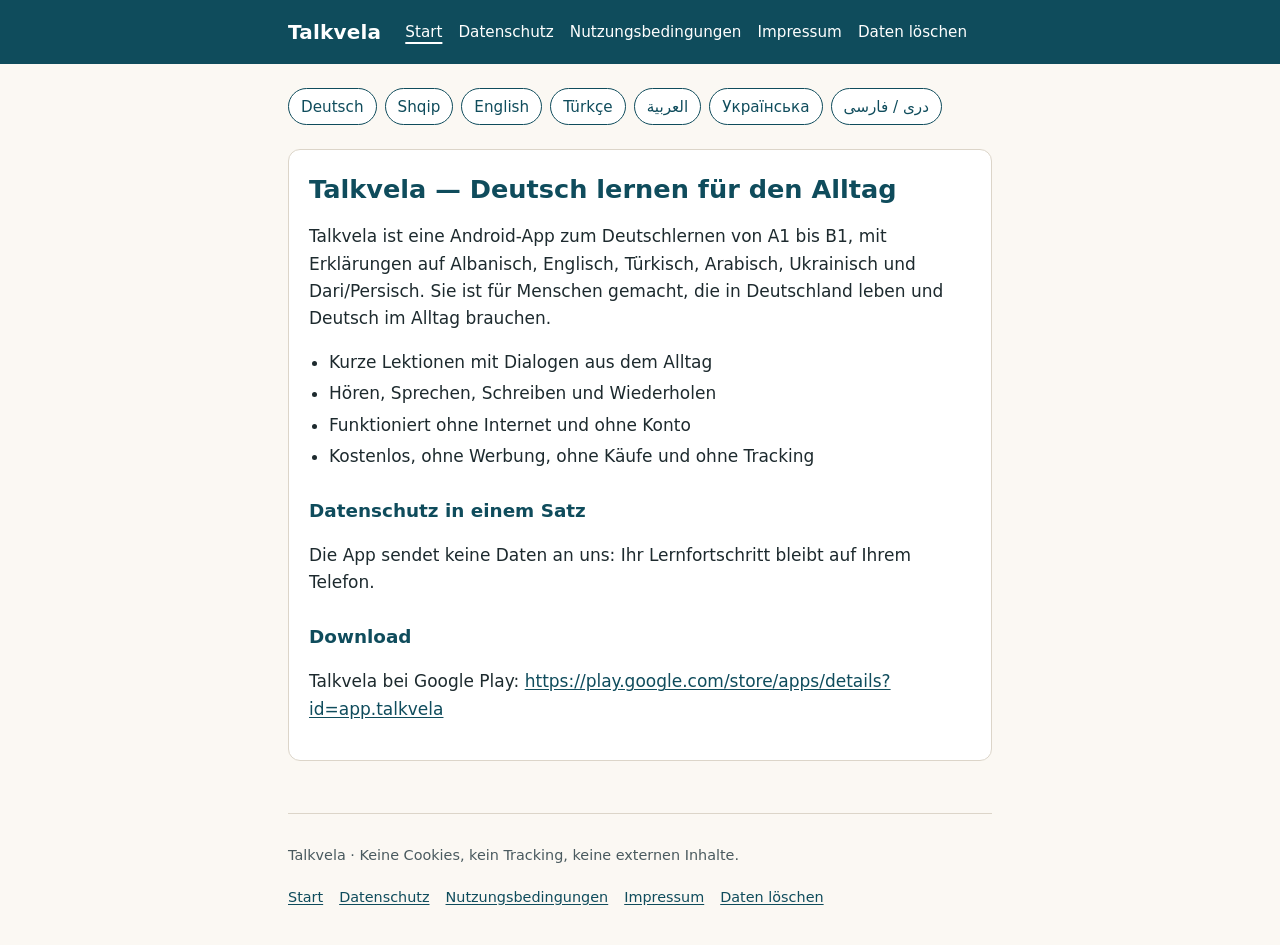
<file: index.html>
<!doctype html>
<html lang="de">
<head>
<meta charset="utf-8">
<meta name="viewport" content="width=device-width, initial-scale=1">
<meta name="referrer" content="no-referrer">
<meta name="color-scheme" content="light">
<title>Start – Talkvela</title>
<style>:root{--brand:#0F4C5C;--bg:#FBF8F3;--text:#1d2a2e;--muted:#4a5a5f;--line:#dcd5c9;--card:#ffffff}
*{box-sizing:border-box}
html{-webkit-text-size-adjust:100%}
body{margin:0;background:var(--bg);color:var(--text);font:1.0625rem/1.6 system-ui,-apple-system,"Segoe UI",Roboto,"Noto Sans","Noto Sans Arabic",Tahoma,Arial,sans-serif}
a{color:var(--brand);text-underline-offset:2px}
a:focus-visible{outline:3px solid var(--brand);outline-offset:2px;border-radius:2px}
.skip{position:absolute;left:-999px;top:0;background:var(--brand);color:#fff;padding:.5rem 1rem;z-index:2}
.skip:focus{left:1rem;top:1rem}
header{background:var(--brand);color:#fff}
header .wrap{display:flex;flex-wrap:wrap;align-items:center;gap:.5rem 1.5rem;padding-top:.9rem;padding-bottom:.9rem}
.brand{color:#fff;font-weight:700;font-size:1.25rem;text-decoration:none;letter-spacing:.01em}
header nav ul{list-style:none;margin:0;padding:0;display:flex;flex-wrap:wrap;gap:.25rem 1rem}
header nav a{color:#fff;text-decoration:none;font-size:.95rem}
header nav a[aria-current=page]{text-decoration:underline;text-decoration-thickness:2px;text-underline-offset:5px}
header nav a:focus-visible{outline-color:#fff}
.wrap{max-width:46rem;margin:0 auto;padding-left:16px;padding-right:16px}
.langs{margin:1.25rem 0 0}
.langs ul{list-style:none;padding:0;margin:0;display:flex;flex-wrap:wrap;gap:.5rem}
.langs a{display:inline-block;padding:.35rem .75rem;border:1px solid var(--brand);border-radius:999px;text-decoration:none;font-size:.95rem;background:var(--card)}
.langs a:hover{background:var(--brand);color:#fff}
main{padding-bottom:2rem}
section.lang{display:none;background:var(--card);border:1px solid var(--line);border-radius:12px;padding:.5rem 1.25rem 1.25rem;margin:1.25rem 0;overflow-wrap:anywhere}
section.lang:target,#de{display:block}
main:has(section.lang:target) #de:not(:target){display:none}
h2{color:var(--brand);font-size:1.6rem;line-height:1.25;margin:1rem 0 .25rem}
h3{color:var(--brand);font-size:1.15rem;margin:1.6rem 0 .4rem}
p.meta{color:var(--muted);font-size:.9rem;margin-top:0}
ul{padding-inline-start:1.25rem}
li{margin:.25rem 0}
li.cont{list-style:none}
[dir=rtl]{text-align:right}
footer{border-top:1px solid var(--line);color:var(--muted);font-size:.9rem;padding:1rem 0 2rem}
footer ul{list-style:none;padding:0;display:flex;flex-wrap:wrap;gap:.25rem 1rem;margin:.5rem 0 0}
@media print{header nav,.langs,.skip{display:none}section.lang{display:block!important;border:0}}
</style>
</head>
<body>
<a class="skip" href="#inhalt">Zum Inhalt springen</a>
<header><div class="wrap">
<a class="brand" href="index.html">Talkvela</a>
<nav aria-label="Seiten"><ul><li><a href="index.html" aria-current="page">Start</a></li><li><a href="datenschutz.html">Datenschutz</a></li><li><a href="nutzungsbedingungen.html">Nutzungsbedingungen</a></li><li><a href="impressum.html">Impressum</a></li><li><a href="konto-loeschen.html">Daten löschen</a></li></ul></nav>
</div></header>
<div class="wrap">
<nav class="langs" aria-label="Sprache / Language"><ul><li><a href="#de" lang="de" dir="ltr" hreflang="de">Deutsch</a></li><li><a href="#sq" lang="sq" dir="ltr" hreflang="sq">Shqip</a></li><li><a href="#en" lang="en" dir="ltr" hreflang="en">English</a></li><li><a href="#tr" lang="tr" dir="ltr" hreflang="tr">Türkçe</a></li><li><a href="#ar" lang="ar" dir="rtl" hreflang="ar">العربية</a></li><li><a href="#uk" lang="uk" dir="ltr" hreflang="uk">Українська</a></li><li><a href="#fa" lang="fa" dir="rtl" hreflang="fa">دری / فارسی</a></li></ul></nav>
<main id="inhalt">
<section class="lang" id="de" lang="de" dir="ltr" aria-label="Deutsch">
<h2>Talkvela — Deutsch lernen für den Alltag</h2>
<p>Talkvela ist eine Android-App zum Deutschlernen von A1 bis B1, mit Erklärungen auf Albanisch, Englisch, Türkisch, Arabisch, Ukrainisch und Dari/Persisch. Sie ist für Menschen gemacht, die in Deutschland leben und Deutsch im Alltag brauchen.</p>
<ul>
<li>Kurze Lektionen mit Dialogen aus dem Alltag</li>
<li>Hören, Sprechen, Schreiben und Wiederholen</li>
<li>Funktioniert ohne Internet und ohne Konto</li>
<li>Kostenlos, ohne Werbung, ohne Käufe und ohne Tracking</li>
</ul>
<h3>Datenschutz in einem Satz</h3>
<p>Die App sendet keine Daten an uns: Ihr Lernfortschritt bleibt auf Ihrem Telefon.</p>
<h3>Download</h3>
<p>Talkvela bei Google Play: <a href="https://play.google.com/store/apps/details?id=app.talkvela" dir="ltr">https://play.google.com/store/apps/details?id=app.talkvela</a></p>
</section>
<section class="lang" id="sq" lang="sq" dir="ltr" aria-label="Shqip">
<h2>Talkvela — mëso gjermanisht për përditshmërinë</h2>
<p>Talkvela është një aplikacion Android për të mësuar gjermanisht nga A1 deri B1, me shpjegime në shqip, anglisht, turqisht, arabisht, ukrainisht dhe dari/persisht. Është bërë për njerëzit që jetojnë në Gjermani dhe kanë nevojë për gjermanishten në jetën e përditshme.</p>
<ul>
<li>Mësime të shkurtra me dialogë nga jeta e përditshme</li>
<li>Dëgjim, të folur, të shkruar dhe përsëritje</li>
<li>Punon pa internet dhe pa llogari</li>
<li>Falas, pa reklama, pa blerje dhe pa gjurmim</li>
</ul>
<h3>Privatësia me një fjali</h3>
<p>Aplikacioni nuk na dërgon asnjë të dhënë: progresi juaj mbetet në telefonin tuaj.</p>
<h3>Shkarkimi</h3>
<p>Talkvela në Google Play: <a href="https://play.google.com/store/apps/details?id=app.talkvela" dir="ltr">https://play.google.com/store/apps/details?id=app.talkvela</a></p>
</section>
<section class="lang" id="en" lang="en" dir="ltr" aria-label="English">
<h2>Talkvela — learn German for everyday life</h2>
<p>Talkvela is an Android app for learning German from A1 to B1, with explanations in Albanian, English, Turkish, Arabic, Ukrainian and Dari/Persian. It is made for people who live in Germany and need German in everyday life.</p>
<ul>
<li>Short lessons with everyday dialogues</li>
<li>Listening, speaking, writing and reviewing</li>
<li>Works without internet and without an account</li>
<li>Free, without advertising, without purchases and without tracking</li>
</ul>
<h3>Privacy in one sentence</h3>
<p>The app sends no data to us: your learning progress stays on your phone.</p>
<h3>Download</h3>
<p>Talkvela on Google Play: <a href="https://play.google.com/store/apps/details?id=app.talkvela" dir="ltr">https://play.google.com/store/apps/details?id=app.talkvela</a></p>
</section>
<section class="lang" id="tr" lang="tr" dir="ltr" aria-label="Türkçe">
<h2>Talkvela — günlük hayat için Almanca öğrenin</h2>
<p>Talkvela, A1'den B1'e Almanca öğrenmek için Arnavutça, İngilizce, Türkçe, Arapça, Ukraynaca ve Darice/Farsça açıklamalı bir Android uygulamasıdır. Almanya'da yaşayan ve günlük hayatta Almancaya ihtiyaç duyan insanlar için hazırlanmıştır.</p>
<ul>
<li>Günlük hayattan diyaloglarla kısa dersler</li>
<li>Dinleme, konuşma, yazma ve tekrar</li>
<li>İnternet ve hesap olmadan çalışır</li>
<li>Ücretsiz, reklamsız, satın almasız ve takipsiz</li>
</ul>
<h3>Tek cümleyle gizlilik</h3>
<p>Uygulama bize hiçbir veri göndermez: öğrenme ilerlemeniz telefonunuzda kalır.</p>
<h3>İndirme</h3>
<p>Google Play'de Talkvela: <a href="https://play.google.com/store/apps/details?id=app.talkvela" dir="ltr">https://play.google.com/store/apps/details?id=app.talkvela</a></p>
</section>
<section class="lang" id="ar" lang="ar" dir="rtl" aria-label="العربية">
<h2>Talkvela — تعلّم الألمانية للحياة اليومية</h2>
<p>Talkvela تطبيق أندرويد لتعلّم الألمانية من المستوى A1 إلى B1، مع شروح بالألبانية والإنجليزية والتركية والعربية والأوكرانية والدرية/الفارسية. صُمّم للأشخاص الذين يعيشون في ألمانيا ويحتاجون إلى الألمانية في حياتهم اليومية.</p>
<ul>
<li>دروس قصيرة مع حوارات من الحياة اليومية</li>
<li>استماع وتحدّث وكتابة ومراجعة</li>
<li>يعمل دون إنترنت ودون حساب</li>
<li>مجاني، دون إعلانات ودون عمليات شراء ودون تتبّع</li>
</ul>
<h3>الخصوصية في جملة واحدة</h3>
<p>لا يرسل التطبيق إلينا أي بيانات: يبقى تقدّمك في التعلّم على هاتفك.</p>
<h3>التنزيل</h3>
<p>Talkvela على Google Play: <a href="https://play.google.com/store/apps/details?id=app.talkvela" dir="ltr">https://play.google.com/store/apps/details?id=app.talkvela</a></p>
</section>
<section class="lang" id="uk" lang="uk" dir="ltr" aria-label="Українська">
<h2>Talkvela — німецька для щоденного життя</h2>
<p>Talkvela — це Android-застосунок для вивчення німецької мови від A1 до B1 з поясненнями албанською, англійською, турецькою, арабською, українською та дарі/перською. Він створений для людей, які живуть у Німеччині й потребують німецької в щоденному житті.</p>
<ul>
<li>Короткі уроки з діалогами з повсякденного життя</li>
<li>Слухання, говоріння, письмо та повторення</li>
<li>Працює без інтернету та без облікового запису</li>
<li>Безкоштовно, без реклами, без покупок і без стеження</li>
</ul>
<h3>Конфіденційність одним реченням</h3>
<p>Застосунок не надсилає нам жодних даних: ваш навчальний прогрес залишається на телефоні.</p>
<h3>Завантаження</h3>
<p>Talkvela в Google Play: <a href="https://play.google.com/store/apps/details?id=app.talkvela" dir="ltr">https://play.google.com/store/apps/details?id=app.talkvela</a></p>
</section>
<section class="lang" id="fa" lang="fa" dir="rtl" aria-label="دری / فارسی">
<h2>Talkvela — آموزش آلمانی برای زندگی روزمره</h2>
<p>Talkvela یک اپلیکیشن اندروید برای آموزش زبان آلمانی از سطح A1 تا B1 است، با توضیحاتی به زبان‌های آلبانیایی، انگلیسی، ترکی، عربی، اوکراینی و دری/فارسی. این اپلیکیشن برای کسانی ساخته شده که در آلمان زندگی می‌کنند و در زندگی روزمره به آلمانی نیاز دارند.</p>
<ul>
<li>درس‌های کوتاه با گفتگوهای روزمره</li>
<li>شنیدن، گفتن، نوشتن و تکرار</li>
<li>بدون اینترنت و بدون حساب کاربری کار می‌کند</li>
<li>رایگان، بدون تبلیغات، بدون خرید و بدون ردیابی</li>
</ul>
<h3>حریم خصوصی در یک جمله</h3>
<p>اپلیکیشن هیچ اطلاعاتی برای ما نمی‌فرستد: پیشرفت آموزشی شما روی گوشی‌تان می‌ماند.</p>
<h3>دانلود</h3>
<p>Talkvela در Google Play: <a href="https://play.google.com/store/apps/details?id=app.talkvela" dir="ltr">https://play.google.com/store/apps/details?id=app.talkvela</a></p>
</section>
</main>
<footer>
<p>Talkvela · Keine Cookies, kein Tracking, keine externen Inhalte.</p>
<ul><li><a href="index.html" aria-current="page">Start</a></li><li><a href="datenschutz.html">Datenschutz</a></li><li><a href="nutzungsbedingungen.html">Nutzungsbedingungen</a></li><li><a href="impressum.html">Impressum</a></li><li><a href="konto-loeschen.html">Daten löschen</a></li></ul>
</footer>
</div>
</body>
</html>
</file>
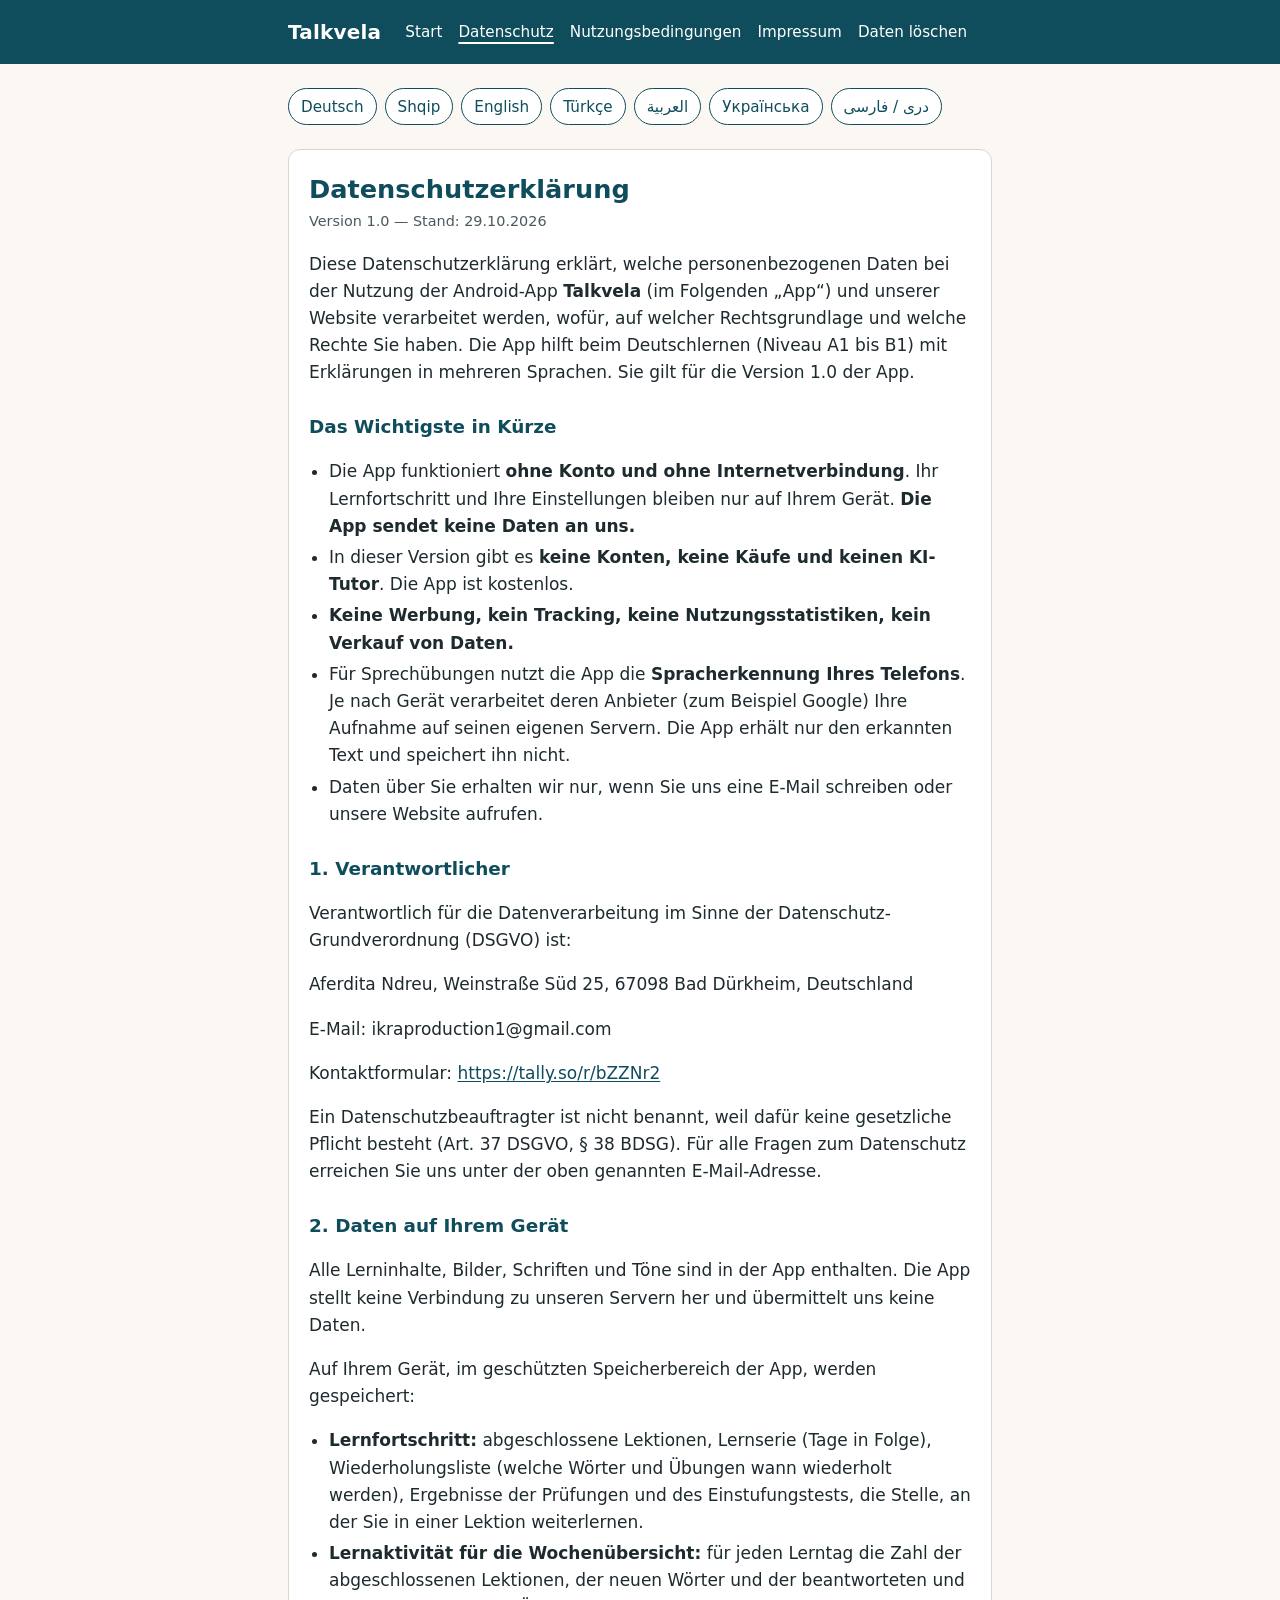
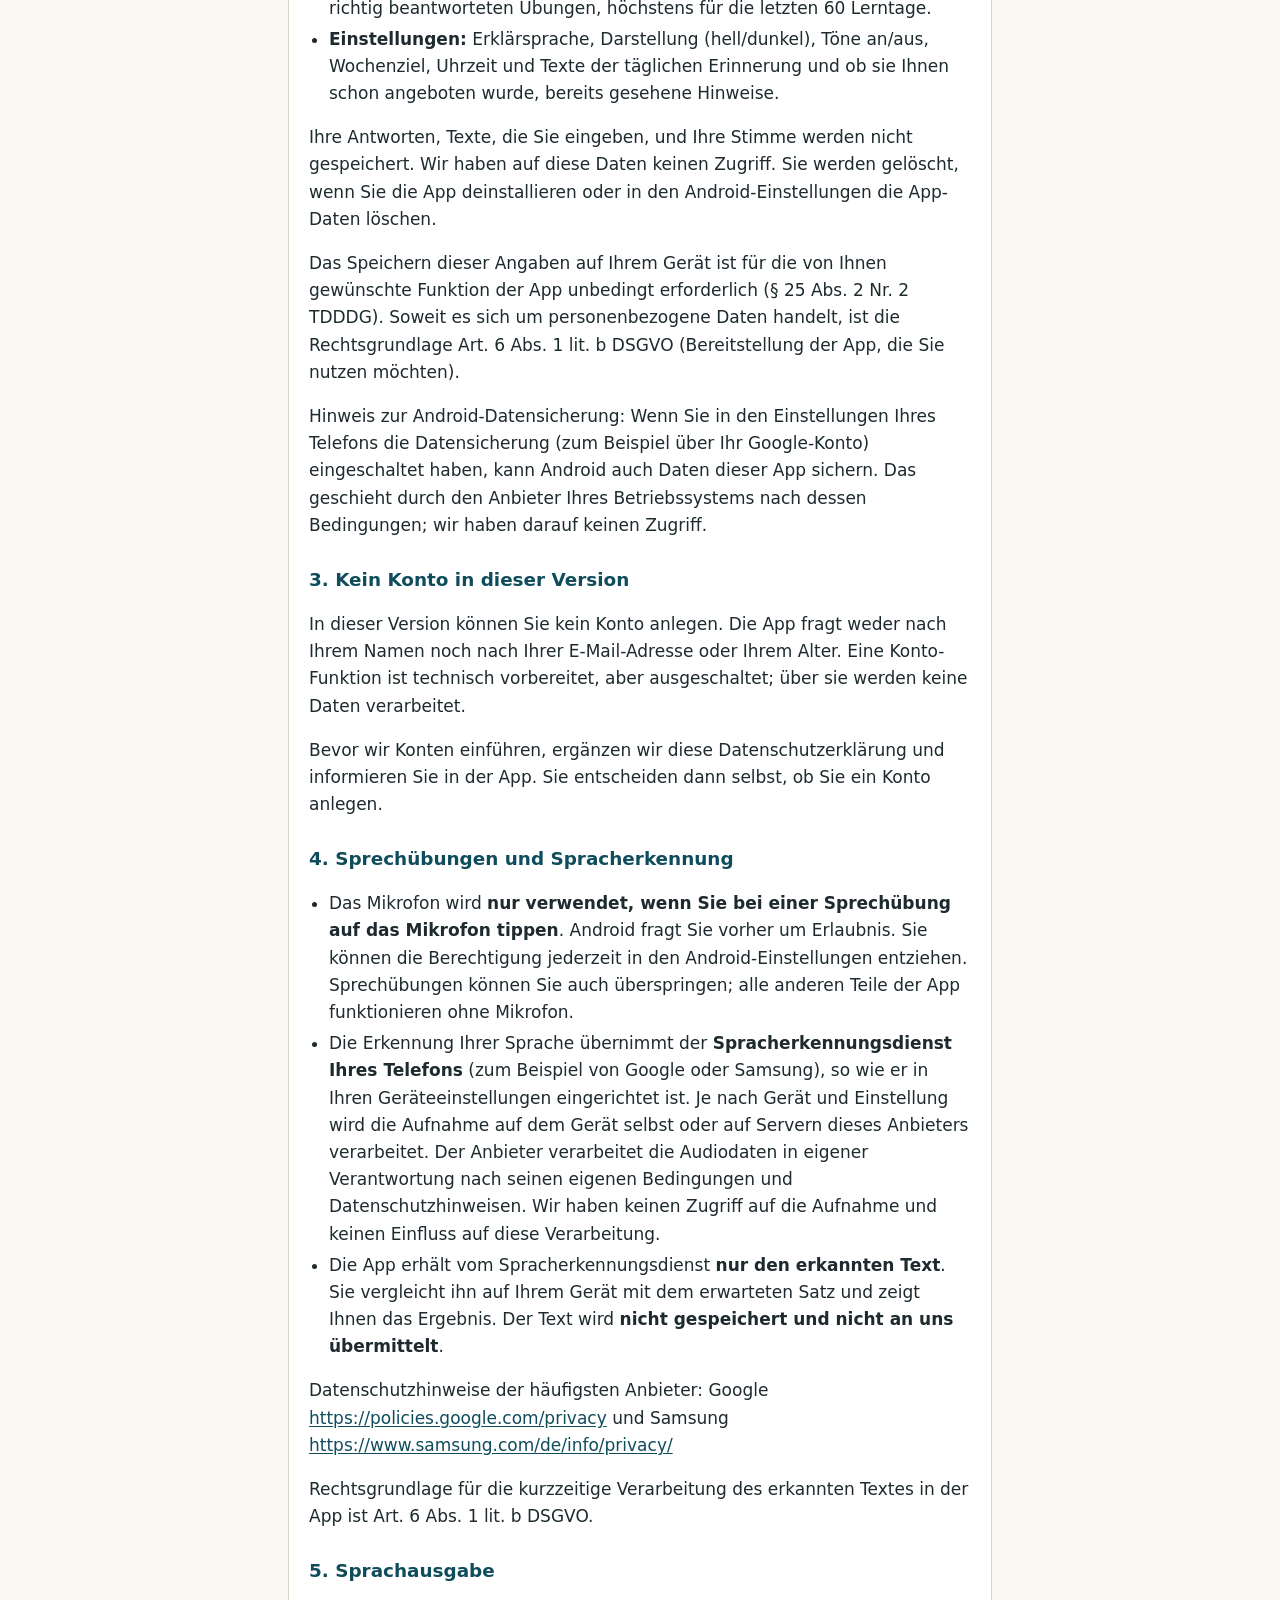
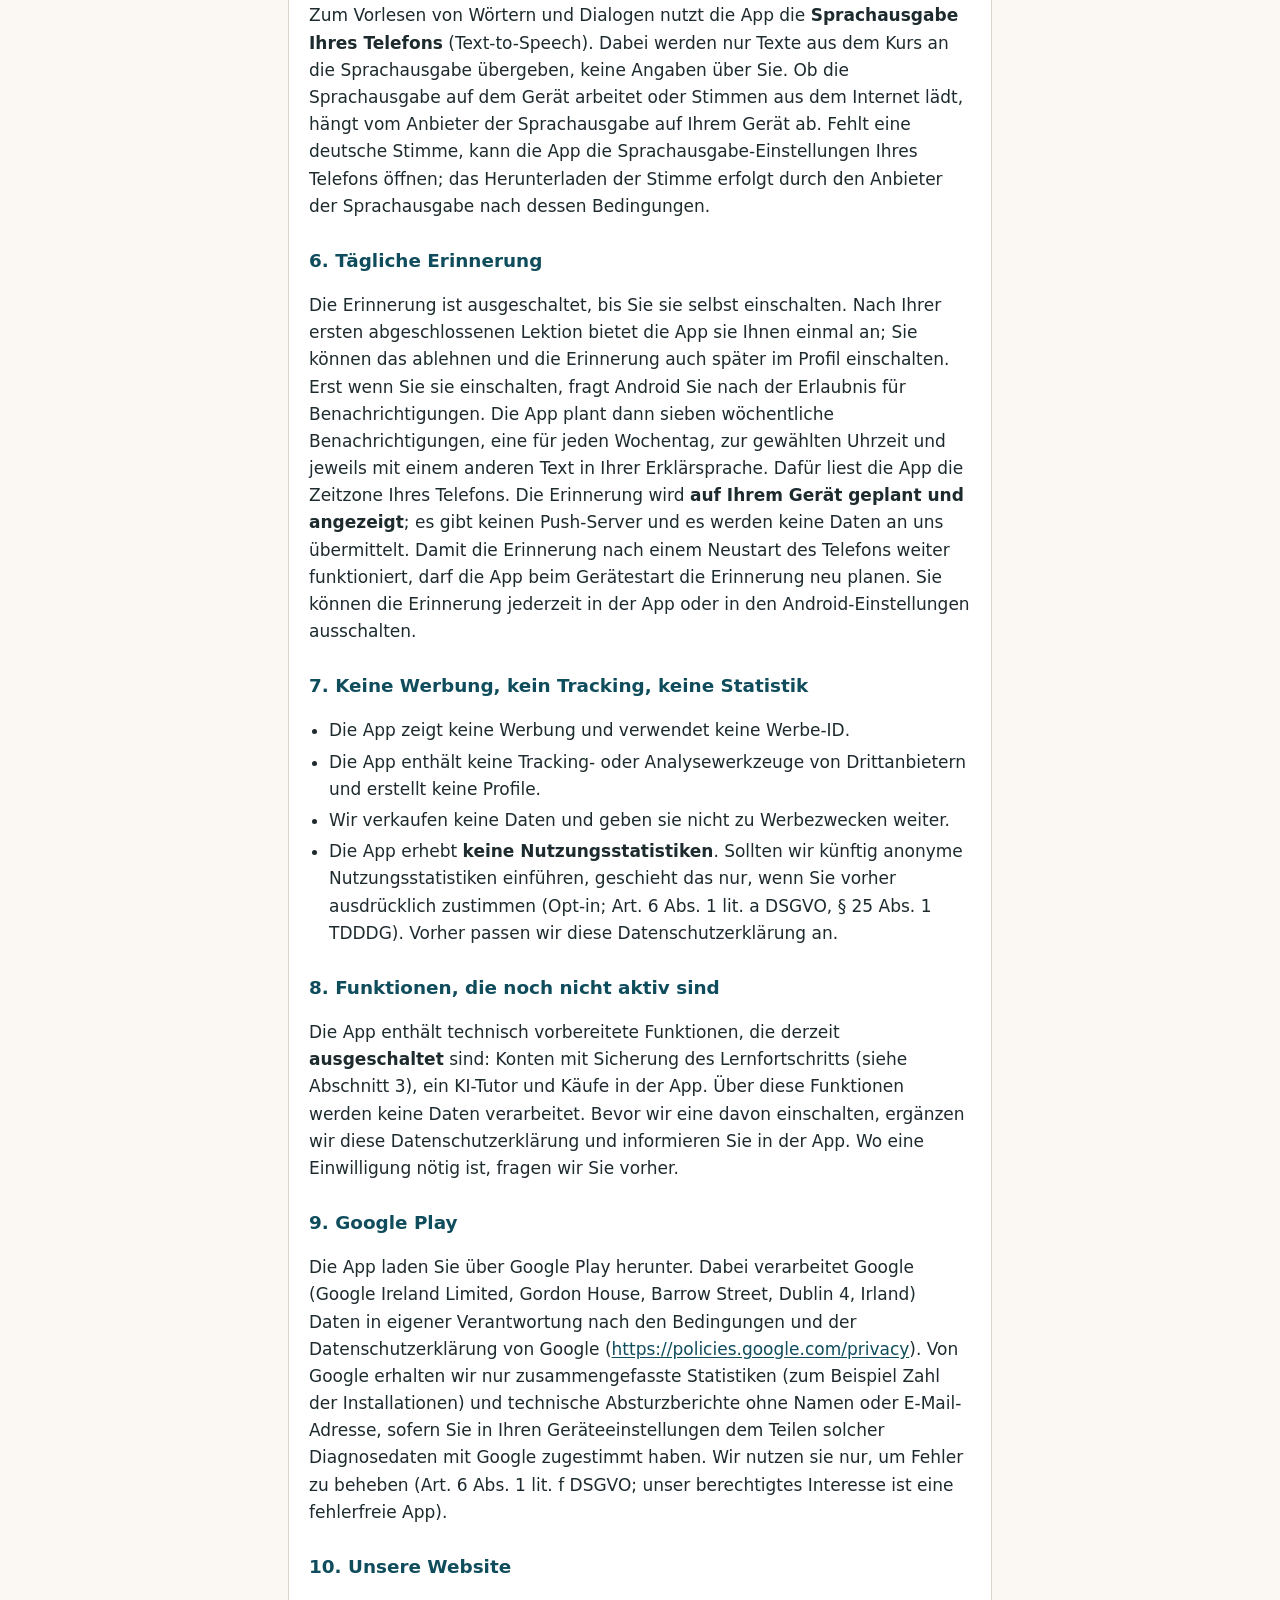
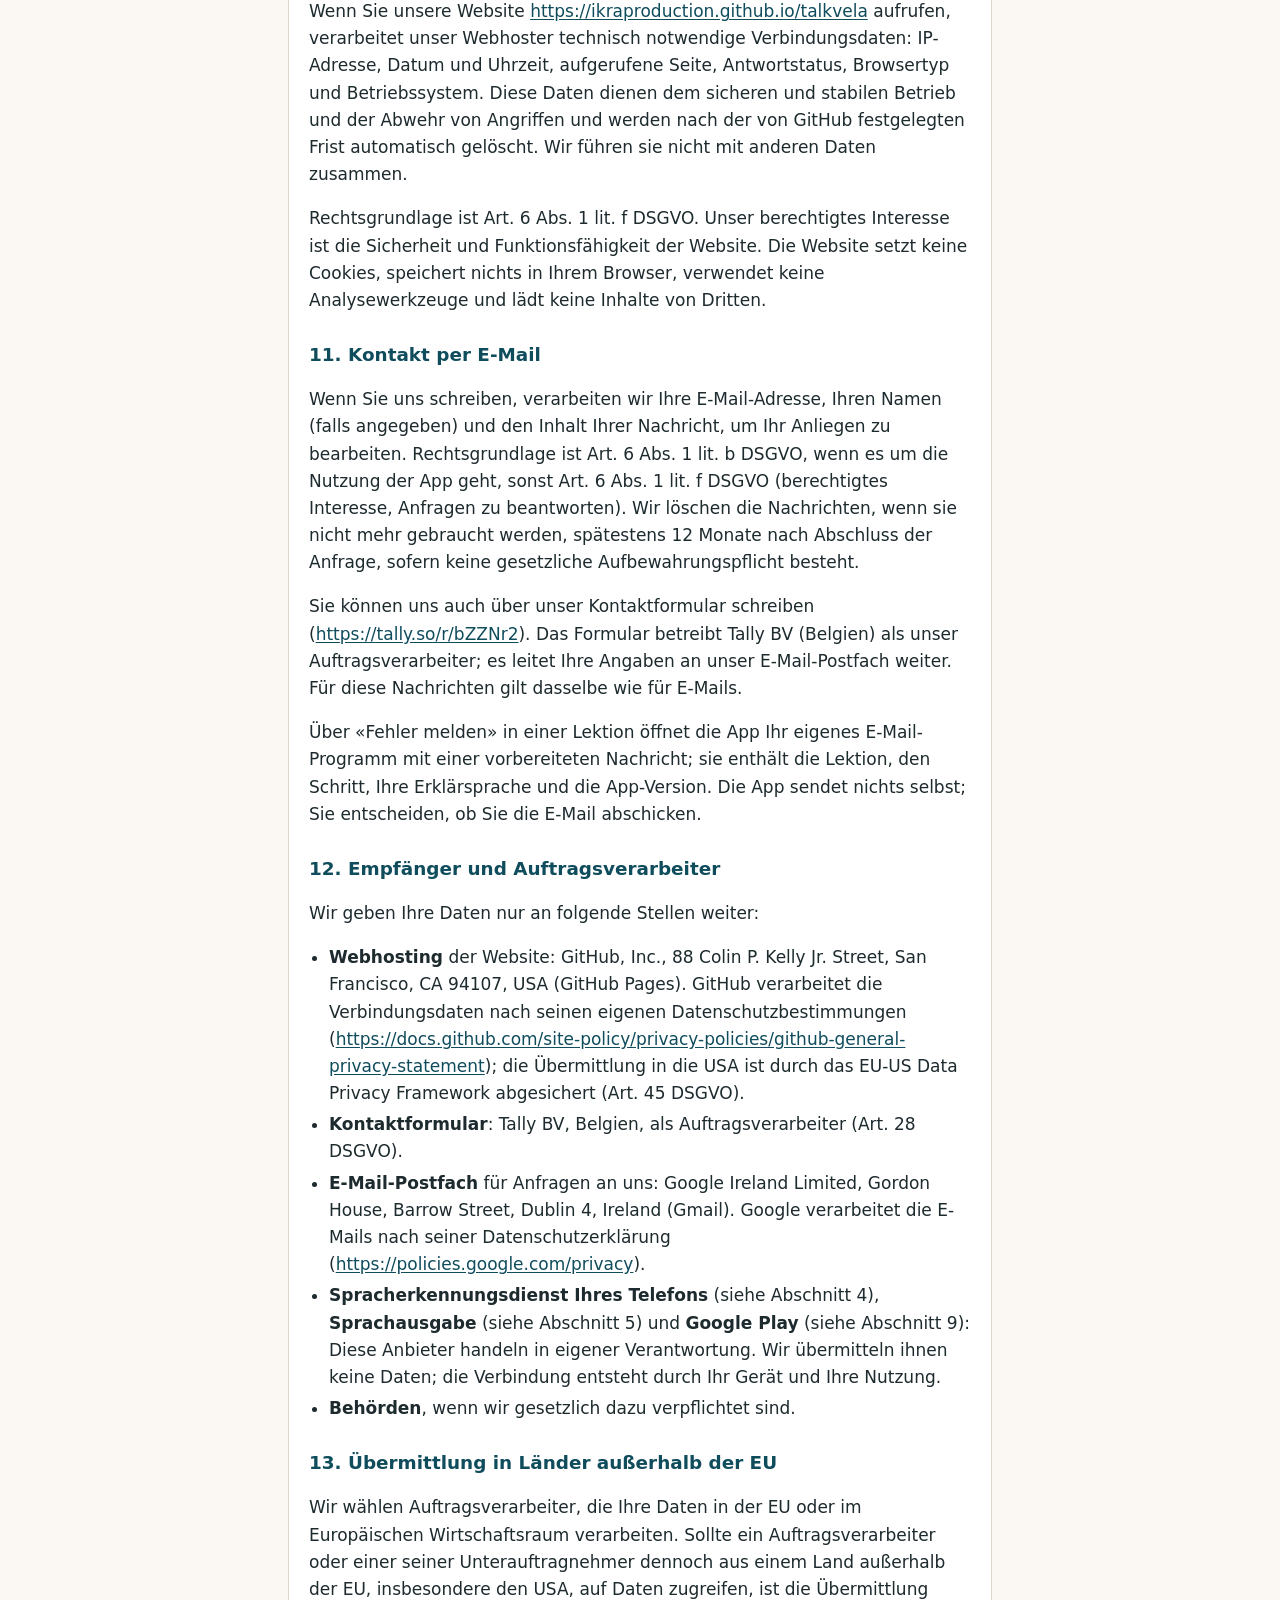
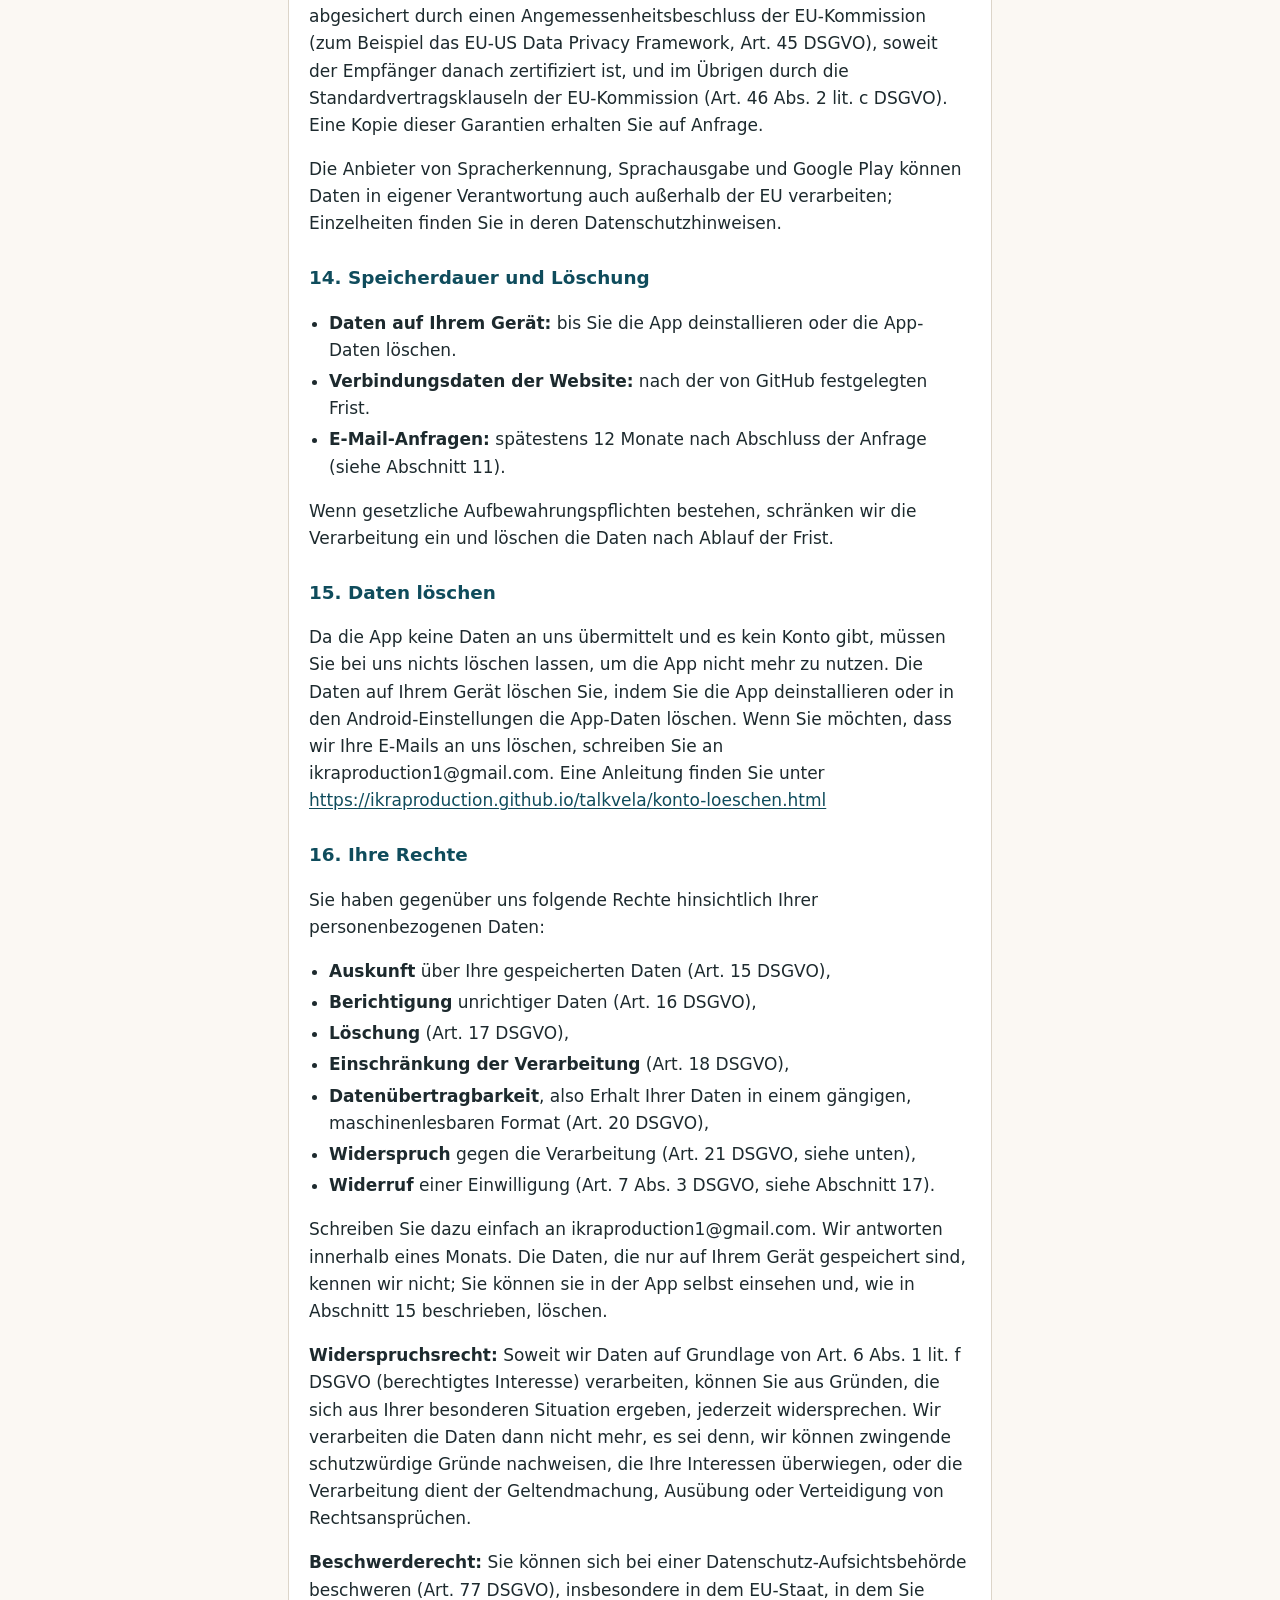
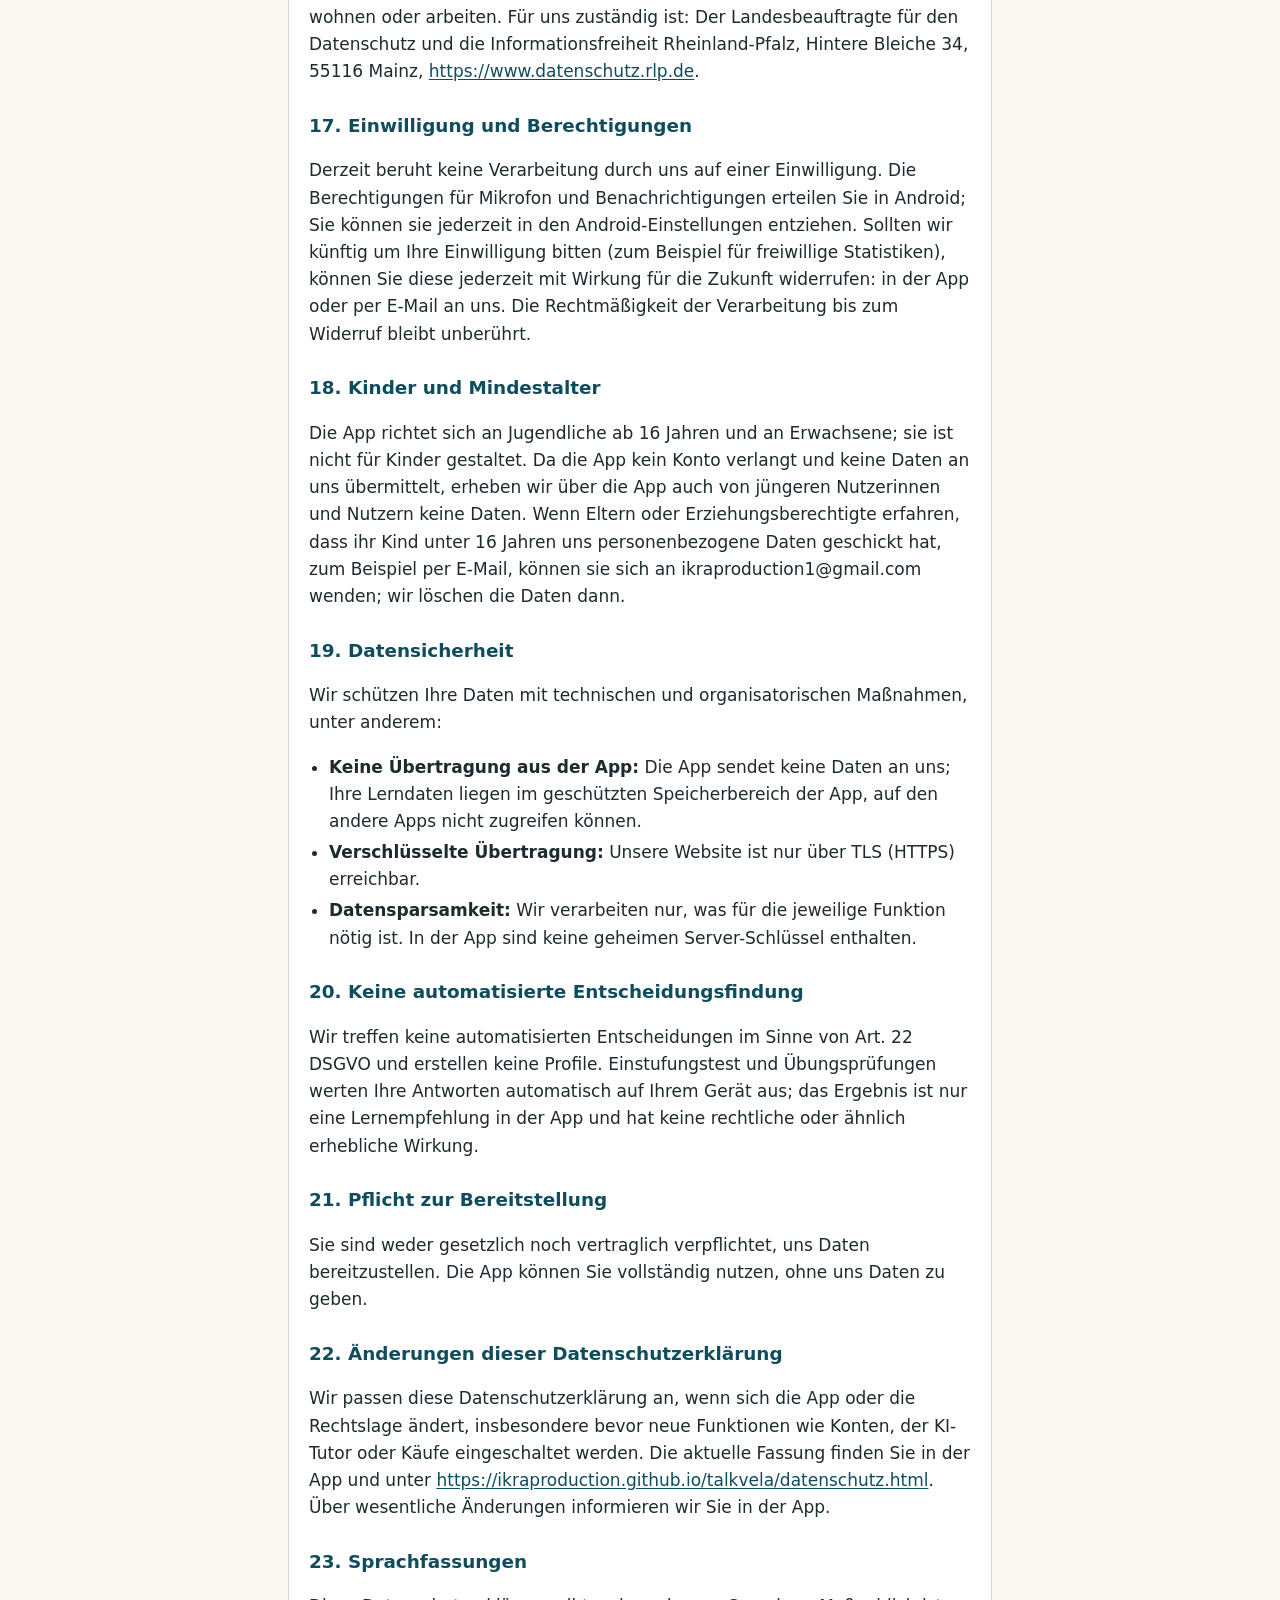
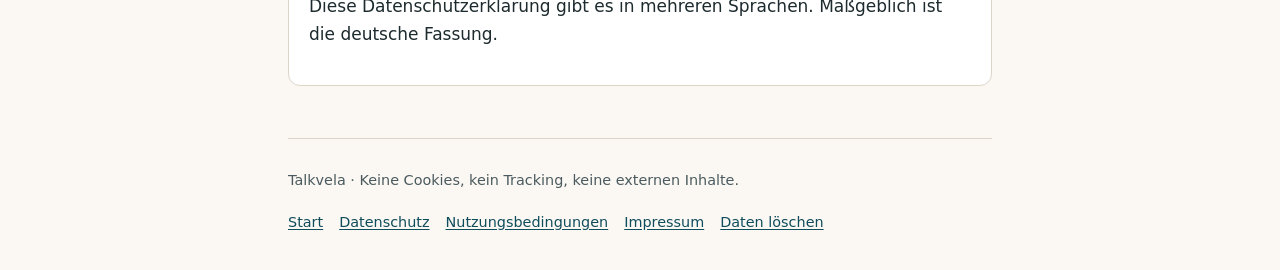
<file: datenschutz.html>
<!doctype html>
<html lang="de">
<head>
<meta charset="utf-8">
<meta name="viewport" content="width=device-width, initial-scale=1">
<meta name="referrer" content="no-referrer">
<meta name="color-scheme" content="light">
<title>Datenschutz – Talkvela</title>
<style>:root{--brand:#0F4C5C;--bg:#FBF8F3;--text:#1d2a2e;--muted:#4a5a5f;--line:#dcd5c9;--card:#ffffff}
*{box-sizing:border-box}
html{-webkit-text-size-adjust:100%}
body{margin:0;background:var(--bg);color:var(--text);font:1.0625rem/1.6 system-ui,-apple-system,"Segoe UI",Roboto,"Noto Sans","Noto Sans Arabic",Tahoma,Arial,sans-serif}
a{color:var(--brand);text-underline-offset:2px}
a:focus-visible{outline:3px solid var(--brand);outline-offset:2px;border-radius:2px}
.skip{position:absolute;left:-999px;top:0;background:var(--brand);color:#fff;padding:.5rem 1rem;z-index:2}
.skip:focus{left:1rem;top:1rem}
header{background:var(--brand);color:#fff}
header .wrap{display:flex;flex-wrap:wrap;align-items:center;gap:.5rem 1.5rem;padding-top:.9rem;padding-bottom:.9rem}
.brand{color:#fff;font-weight:700;font-size:1.25rem;text-decoration:none;letter-spacing:.01em}
header nav ul{list-style:none;margin:0;padding:0;display:flex;flex-wrap:wrap;gap:.25rem 1rem}
header nav a{color:#fff;text-decoration:none;font-size:.95rem}
header nav a[aria-current=page]{text-decoration:underline;text-decoration-thickness:2px;text-underline-offset:5px}
header nav a:focus-visible{outline-color:#fff}
.wrap{max-width:46rem;margin:0 auto;padding-left:16px;padding-right:16px}
.langs{margin:1.25rem 0 0}
.langs ul{list-style:none;padding:0;margin:0;display:flex;flex-wrap:wrap;gap:.5rem}
.langs a{display:inline-block;padding:.35rem .75rem;border:1px solid var(--brand);border-radius:999px;text-decoration:none;font-size:.95rem;background:var(--card)}
.langs a:hover{background:var(--brand);color:#fff}
main{padding-bottom:2rem}
section.lang{display:none;background:var(--card);border:1px solid var(--line);border-radius:12px;padding:.5rem 1.25rem 1.25rem;margin:1.25rem 0;overflow-wrap:anywhere}
section.lang:target,#de{display:block}
main:has(section.lang:target) #de:not(:target){display:none}
h2{color:var(--brand);font-size:1.6rem;line-height:1.25;margin:1rem 0 .25rem}
h3{color:var(--brand);font-size:1.15rem;margin:1.6rem 0 .4rem}
p.meta{color:var(--muted);font-size:.9rem;margin-top:0}
ul{padding-inline-start:1.25rem}
li{margin:.25rem 0}
li.cont{list-style:none}
[dir=rtl]{text-align:right}
footer{border-top:1px solid var(--line);color:var(--muted);font-size:.9rem;padding:1rem 0 2rem}
footer ul{list-style:none;padding:0;display:flex;flex-wrap:wrap;gap:.25rem 1rem;margin:.5rem 0 0}
@media print{header nav,.langs,.skip{display:none}section.lang{display:block!important;border:0}}
</style>
</head>
<body>
<a class="skip" href="#inhalt">Zum Inhalt springen</a>
<header><div class="wrap">
<a class="brand" href="index.html">Talkvela</a>
<nav aria-label="Seiten"><ul><li><a href="index.html">Start</a></li><li><a href="datenschutz.html" aria-current="page">Datenschutz</a></li><li><a href="nutzungsbedingungen.html">Nutzungsbedingungen</a></li><li><a href="impressum.html">Impressum</a></li><li><a href="konto-loeschen.html">Daten löschen</a></li></ul></nav>
</div></header>
<div class="wrap">
<nav class="langs" aria-label="Sprache / Language"><ul><li><a href="#de" lang="de" dir="ltr" hreflang="de">Deutsch</a></li><li><a href="#sq" lang="sq" dir="ltr" hreflang="sq">Shqip</a></li><li><a href="#en" lang="en" dir="ltr" hreflang="en">English</a></li><li><a href="#tr" lang="tr" dir="ltr" hreflang="tr">Türkçe</a></li><li><a href="#ar" lang="ar" dir="rtl" hreflang="ar">العربية</a></li><li><a href="#uk" lang="uk" dir="ltr" hreflang="uk">Українська</a></li><li><a href="#fa" lang="fa" dir="rtl" hreflang="fa">دری / فارسی</a></li></ul></nav>
<main id="inhalt">
<section class="lang" id="de" lang="de" dir="ltr" aria-label="Deutsch">
<h2>Datenschutzerklärung</h2>
<p class="meta">Version 1.0 — Stand: 29.10.2026</p>
<p>Diese Datenschutzerklärung erklärt, welche personenbezogenen Daten bei der Nutzung der Android-App <strong>Talkvela</strong> (im Folgenden „App“) und unserer Website verarbeitet werden, wofür, auf welcher Rechtsgrundlage und welche Rechte Sie haben. Die App hilft beim Deutschlernen (Niveau A1 bis B1) mit Erklärungen in mehreren Sprachen. Sie gilt für die Version 1.0 der App.</p>
<h3>Das Wichtigste in Kürze</h3>
<ul>
<li>Die App funktioniert <strong>ohne Konto und ohne Internetverbindung</strong>. Ihr Lernfortschritt und Ihre Einstellungen bleiben nur auf Ihrem Gerät. <strong>Die App sendet keine Daten an uns.</strong></li>
<li>In dieser Version gibt es <strong>keine Konten, keine Käufe und keinen KI-Tutor</strong>. Die App ist kostenlos.</li>
<li><strong>Keine Werbung, kein Tracking, keine Nutzungsstatistiken, kein Verkauf von Daten.</strong></li>
<li>Für Sprechübungen nutzt die App die <strong>Spracherkennung Ihres Telefons</strong>. Je nach Gerät verarbeitet deren Anbieter (zum Beispiel Google) Ihre Aufnahme auf seinen eigenen Servern. Die App erhält nur den erkannten Text und speichert ihn nicht.</li>
<li>Daten über Sie erhalten wir nur, wenn Sie uns eine E-Mail schreiben oder unsere Website aufrufen.</li>
</ul>
<h3>1. Verantwortlicher</h3>
<p>Verantwortlich für die Datenverarbeitung im Sinne der Datenschutz-Grundverordnung (DSGVO) ist:</p>
<p>Aferdita Ndreu, Weinstraße Süd 25, 67098 Bad Dürkheim, Deutschland</p>
<p>E-Mail: ikraproduction1@gmail.com</p>
<p>Kontaktformular: <a href="https://tally.so/r/bZZNr2" dir="ltr">https://tally.so/r/bZZNr2</a></p>
<p>Ein Datenschutzbeauftragter ist nicht benannt, weil dafür keine gesetzliche Pflicht besteht (Art. 37 DSGVO, § 38 BDSG). Für alle Fragen zum Datenschutz erreichen Sie uns unter der oben genannten E-Mail-Adresse.</p>
<h3>2. Daten auf Ihrem Gerät</h3>
<p>Alle Lerninhalte, Bilder, Schriften und Töne sind in der App enthalten. Die App stellt keine Verbindung zu unseren Servern her und übermittelt uns keine Daten.</p>
<p>Auf Ihrem Gerät, im geschützten Speicherbereich der App, werden gespeichert:</p>
<ul>
<li><strong>Lernfortschritt:</strong> abgeschlossene Lektionen, Lernserie (Tage in Folge), Wiederholungsliste (welche Wörter und Übungen wann wiederholt werden), Ergebnisse der Prüfungen und des Einstufungstests, die Stelle, an der Sie in einer Lektion weiterlernen.</li>
<li><strong>Lernaktivität für die Wochenübersicht:</strong> für jeden Lerntag die Zahl der abgeschlossenen Lektionen, der neuen Wörter und der beantworteten und richtig beantworteten Übungen, höchstens für die letzten 60 Lerntage.</li>
<li><strong>Einstellungen:</strong> Erklärsprache, Darstellung (hell/dunkel), Töne an/aus, Wochenziel, Uhrzeit und Texte der täglichen Erinnerung und ob sie Ihnen schon angeboten wurde, bereits gesehene Hinweise.</li>
</ul>
<p>Ihre Antworten, Texte, die Sie eingeben, und Ihre Stimme werden nicht gespeichert. Wir haben auf diese Daten keinen Zugriff. Sie werden gelöscht, wenn Sie die App deinstallieren oder in den Android-Einstellungen die App-Daten löschen.</p>
<p>Das Speichern dieser Angaben auf Ihrem Gerät ist für die von Ihnen gewünschte Funktion der App unbedingt erforderlich (§ 25 Abs. 2 Nr. 2 TDDDG). Soweit es sich um personenbezogene Daten handelt, ist die Rechtsgrundlage Art. 6 Abs. 1 lit. b DSGVO (Bereitstellung der App, die Sie nutzen möchten).</p>
<p>Hinweis zur Android-Datensicherung: Wenn Sie in den Einstellungen Ihres Telefons die Datensicherung (zum Beispiel über Ihr Google-Konto) eingeschaltet haben, kann Android auch Daten dieser App sichern. Das geschieht durch den Anbieter Ihres Betriebssystems nach dessen Bedingungen; wir haben darauf keinen Zugriff.</p>
<h3>3. Kein Konto in dieser Version</h3>
<p>In dieser Version können Sie kein Konto anlegen. Die App fragt weder nach Ihrem Namen noch nach Ihrer E-Mail-Adresse oder Ihrem Alter. Eine Konto-Funktion ist technisch vorbereitet, aber ausgeschaltet; über sie werden keine Daten verarbeitet.</p>
<p>Bevor wir Konten einführen, ergänzen wir diese Datenschutzerklärung und informieren Sie in der App. Sie entscheiden dann selbst, ob Sie ein Konto anlegen.</p>
<h3>4. Sprechübungen und Spracherkennung</h3>
<ul>
<li>Das Mikrofon wird <strong>nur verwendet, wenn Sie bei einer Sprechübung auf das Mikrofon tippen</strong>. Android fragt Sie vorher um Erlaubnis. Sie können die Berechtigung jederzeit in den Android-Einstellungen entziehen. Sprechübungen können Sie auch überspringen; alle anderen Teile der App funktionieren ohne Mikrofon.</li>
<li>Die Erkennung Ihrer Sprache übernimmt der <strong>Spracherkennungsdienst Ihres Telefons</strong> (zum Beispiel von Google oder Samsung), so wie er in Ihren Geräteeinstellungen eingerichtet ist. Je nach Gerät und Einstellung wird die Aufnahme auf dem Gerät selbst oder auf Servern dieses Anbieters verarbeitet. Der Anbieter verarbeitet die Audiodaten in eigener Verantwortung nach seinen eigenen Bedingungen und Datenschutzhinweisen. Wir haben keinen Zugriff auf die Aufnahme und keinen Einfluss auf diese Verarbeitung.</li>
<li>Die App erhält vom Spracherkennungsdienst <strong>nur den erkannten Text</strong>. Sie vergleicht ihn auf Ihrem Gerät mit dem erwarteten Satz und zeigt Ihnen das Ergebnis. Der Text wird <strong>nicht gespeichert und nicht an uns übermittelt</strong>.</li>
</ul>
<p>Datenschutzhinweise der häufigsten Anbieter: Google <a href="https://policies.google.com/privacy" dir="ltr">https://policies.google.com/privacy</a> und Samsung <a href="https://www.samsung.com/de/info/privacy/" dir="ltr">https://www.samsung.com/de/info/privacy/</a></p>
<p>Rechtsgrundlage für die kurzzeitige Verarbeitung des erkannten Textes in der App ist Art. 6 Abs. 1 lit. b DSGVO.</p>
<h3>5. Sprachausgabe</h3>
<p>Zum Vorlesen von Wörtern und Dialogen nutzt die App die <strong>Sprachausgabe Ihres Telefons</strong> (Text-to-Speech). Dabei werden nur Texte aus dem Kurs an die Sprachausgabe übergeben, keine Angaben über Sie. Ob die Sprachausgabe auf dem Gerät arbeitet oder Stimmen aus dem Internet lädt, hängt vom Anbieter der Sprachausgabe auf Ihrem Gerät ab. Fehlt eine deutsche Stimme, kann die App die Sprachausgabe-Einstellungen Ihres Telefons öffnen; das Herunterladen der Stimme erfolgt durch den Anbieter der Sprachausgabe nach dessen Bedingungen.</p>
<h3>6. Tägliche Erinnerung</h3>
<p>Die Erinnerung ist ausgeschaltet, bis Sie sie selbst einschalten. Nach Ihrer ersten abgeschlossenen Lektion bietet die App sie Ihnen einmal an; Sie können das ablehnen und die Erinnerung auch später im Profil einschalten. Erst wenn Sie sie einschalten, fragt Android Sie nach der Erlaubnis für Benachrichtigungen. Die App plant dann sieben wöchentliche Benachrichtigungen, eine für jeden Wochentag, zur gewählten Uhrzeit und jeweils mit einem anderen Text in Ihrer Erklärsprache. Dafür liest die App die Zeitzone Ihres Telefons. Die Erinnerung wird <strong>auf Ihrem Gerät geplant und angezeigt</strong>; es gibt keinen Push-Server und es werden keine Daten an uns übermittelt. Damit die Erinnerung nach einem Neustart des Telefons weiter funktioniert, darf die App beim Gerätestart die Erinnerung neu planen. Sie können die Erinnerung jederzeit in der App oder in den Android-Einstellungen ausschalten.</p>
<h3>7. Keine Werbung, kein Tracking, keine Statistik</h3>
<ul>
<li>Die App zeigt keine Werbung und verwendet keine Werbe-ID.</li>
<li>Die App enthält keine Tracking- oder Analysewerkzeuge von Drittanbietern und erstellt keine Profile.</li>
<li>Wir verkaufen keine Daten und geben sie nicht zu Werbezwecken weiter.</li>
<li>Die App erhebt <strong>keine Nutzungsstatistiken</strong>. Sollten wir künftig anonyme Nutzungsstatistiken einführen, geschieht das nur, wenn Sie vorher ausdrücklich zustimmen (Opt-in; Art. 6 Abs. 1 lit. a DSGVO, § 25 Abs. 1 TDDDG). Vorher passen wir diese Datenschutzerklärung an.</li>
</ul>
<h3>8. Funktionen, die noch nicht aktiv sind</h3>
<p>Die App enthält technisch vorbereitete Funktionen, die derzeit <strong>ausgeschaltet</strong> sind: Konten mit Sicherung des Lernfortschritts (siehe Abschnitt 3), ein KI-Tutor und Käufe in der App. Über diese Funktionen werden keine Daten verarbeitet. Bevor wir eine davon einschalten, ergänzen wir diese Datenschutzerklärung und informieren Sie in der App. Wo eine Einwilligung nötig ist, fragen wir Sie vorher.</p>
<h3>9. Google Play</h3>
<p>Die App laden Sie über Google Play herunter. Dabei verarbeitet Google (Google Ireland Limited, Gordon House, Barrow Street, Dublin 4, Irland) Daten in eigener Verantwortung nach den Bedingungen und der Datenschutzerklärung von Google (<a href="https://policies.google.com/privacy" dir="ltr">https://policies.google.com/privacy</a>). Von Google erhalten wir nur zusammengefasste Statistiken (zum Beispiel Zahl der Installationen) und technische Absturzberichte ohne Namen oder E-Mail-Adresse, sofern Sie in Ihren Geräteeinstellungen dem Teilen solcher Diagnosedaten mit Google zugestimmt haben. Wir nutzen sie nur, um Fehler zu beheben (Art. 6 Abs. 1 lit. f DSGVO; unser berechtigtes Interesse ist eine fehlerfreie App).</p>
<h3>10. Unsere Website</h3>
<p>Wenn Sie unsere Website <a href="https://ikraproduction.github.io/talkvela" dir="ltr">https://ikraproduction.github.io/talkvela</a> aufrufen, verarbeitet unser Webhoster technisch notwendige Verbindungsdaten: IP-Adresse, Datum und Uhrzeit, aufgerufene Seite, Antwortstatus, Browsertyp und Betriebssystem. Diese Daten dienen dem sicheren und stabilen Betrieb und der Abwehr von Angriffen und werden nach der von GitHub festgelegten Frist automatisch gelöscht. Wir führen sie nicht mit anderen Daten zusammen.</p>
<p>Rechtsgrundlage ist Art. 6 Abs. 1 lit. f DSGVO. Unser berechtigtes Interesse ist die Sicherheit und Funktionsfähigkeit der Website. Die Website setzt keine Cookies, speichert nichts in Ihrem Browser, verwendet keine Analysewerkzeuge und lädt keine Inhalte von Dritten.</p>
<h3>11. Kontakt per E-Mail</h3>
<p>Wenn Sie uns schreiben, verarbeiten wir Ihre E-Mail-Adresse, Ihren Namen (falls angegeben) und den Inhalt Ihrer Nachricht, um Ihr Anliegen zu bearbeiten. Rechtsgrundlage ist Art. 6 Abs. 1 lit. b DSGVO, wenn es um die Nutzung der App geht, sonst Art. 6 Abs. 1 lit. f DSGVO (berechtigtes Interesse, Anfragen zu beantworten). Wir löschen die Nachrichten, wenn sie nicht mehr gebraucht werden, spätestens 12 Monate nach Abschluss der Anfrage, sofern keine gesetzliche Aufbewahrungspflicht besteht.</p>
<p>Sie können uns auch über unser Kontaktformular schreiben (<a href="https://tally.so/r/bZZNr2" dir="ltr">https://tally.so/r/bZZNr2</a>). Das Formular betreibt Tally BV (Belgien) als unser Auftragsverarbeiter; es leitet Ihre Angaben an unser E-Mail-Postfach weiter. Für diese Nachrichten gilt dasselbe wie für E-Mails.</p>
<p>Über «Fehler melden» in einer Lektion öffnet die App Ihr eigenes E-Mail-Programm mit einer vorbereiteten Nachricht; sie enthält die Lektion, den Schritt, Ihre Erklärsprache und die App-Version. Die App sendet nichts selbst; Sie entscheiden, ob Sie die E-Mail abschicken.</p>
<h3>12. Empfänger und Auftragsverarbeiter</h3>
<p>Wir geben Ihre Daten nur an folgende Stellen weiter:</p>
<ul>
<li><strong>Webhosting</strong> der Website: GitHub, Inc., 88 Colin P. Kelly Jr. Street, San Francisco, CA 94107, USA (GitHub Pages). GitHub verarbeitet die Verbindungsdaten nach seinen eigenen Datenschutzbestimmungen (<a href="https://docs.github.com/site-policy/privacy-policies/github-general-privacy-statement" dir="ltr">https://docs.github.com/site-policy/privacy-policies/github-general-privacy-statement</a>); die Übermittlung in die USA ist durch das EU-US Data Privacy Framework abgesichert (Art. 45 DSGVO).</li>
<li><strong>Kontaktformular</strong>: Tally BV, Belgien, als Auftragsverarbeiter (Art. 28 DSGVO).</li>
<li><strong>E-Mail-Postfach</strong> für Anfragen an uns: Google Ireland Limited, Gordon House, Barrow Street, Dublin 4, Ireland (Gmail). Google verarbeitet die E-Mails nach seiner Datenschutzerklärung (<a href="https://policies.google.com/privacy" dir="ltr">https://policies.google.com/privacy</a>).</li>
<li><strong>Spracherkennungsdienst Ihres Telefons</strong> (siehe Abschnitt 4), <strong>Sprachausgabe</strong> (siehe Abschnitt 5) und <strong>Google Play</strong> (siehe Abschnitt 9): Diese Anbieter handeln in eigener Verantwortung. Wir übermitteln ihnen keine Daten; die Verbindung entsteht durch Ihr Gerät und Ihre Nutzung.</li>
<li><strong>Behörden</strong>, wenn wir gesetzlich dazu verpflichtet sind.</li>
</ul>
<h3>13. Übermittlung in Länder außerhalb der EU</h3>
<p>Wir wählen Auftragsverarbeiter, die Ihre Daten in der EU oder im Europäischen Wirtschaftsraum verarbeiten. Sollte ein Auftragsverarbeiter oder einer seiner Unterauftragnehmer dennoch aus einem Land außerhalb der EU, insbesondere den USA, auf Daten zugreifen, ist die Übermittlung abgesichert durch einen Angemessenheitsbeschluss der EU-Kommission (zum Beispiel das EU-US Data Privacy Framework, Art. 45 DSGVO), soweit der Empfänger danach zertifiziert ist, und im Übrigen durch die Standardvertragsklauseln der EU-Kommission (Art. 46 Abs. 2 lit. c DSGVO). Eine Kopie dieser Garantien erhalten Sie auf Anfrage.</p>
<p>Die Anbieter von Spracherkennung, Sprachausgabe und Google Play können Daten in eigener Verantwortung auch außerhalb der EU verarbeiten; Einzelheiten finden Sie in deren Datenschutzhinweisen.</p>
<h3>14. Speicherdauer und Löschung</h3>
<ul>
<li><strong>Daten auf Ihrem Gerät:</strong> bis Sie die App deinstallieren oder die App-Daten löschen.</li>
<li><strong>Verbindungsdaten der Website:</strong> nach der von GitHub festgelegten Frist.</li>
<li><strong>E-Mail-Anfragen:</strong> spätestens 12 Monate nach Abschluss der Anfrage (siehe Abschnitt 11).</li>
</ul>
<p>Wenn gesetzliche Aufbewahrungspflichten bestehen, schränken wir die Verarbeitung ein und löschen die Daten nach Ablauf der Frist.</p>
<h3>15. Daten löschen</h3>
<p>Da die App keine Daten an uns übermittelt und es kein Konto gibt, müssen Sie bei uns nichts löschen lassen, um die App nicht mehr zu nutzen. Die Daten auf Ihrem Gerät löschen Sie, indem Sie die App deinstallieren oder in den Android-Einstellungen die App-Daten löschen. Wenn Sie möchten, dass wir Ihre E-Mails an uns löschen, schreiben Sie an ikraproduction1@gmail.com. Eine Anleitung finden Sie unter <a href="https://ikraproduction.github.io/talkvela/konto-loeschen.html" dir="ltr">https://ikraproduction.github.io/talkvela/konto-loeschen.html</a></p>
<h3>16. Ihre Rechte</h3>
<p>Sie haben gegenüber uns folgende Rechte hinsichtlich Ihrer personenbezogenen Daten:</p>
<ul>
<li><strong>Auskunft</strong> über Ihre gespeicherten Daten (Art. 15 DSGVO),</li>
<li><strong>Berichtigung</strong> unrichtiger Daten (Art. 16 DSGVO),</li>
<li><strong>Löschung</strong> (Art. 17 DSGVO),</li>
<li><strong>Einschränkung der Verarbeitung</strong> (Art. 18 DSGVO),</li>
<li><strong>Datenübertragbarkeit</strong>, also Erhalt Ihrer Daten in einem gängigen, maschinenlesbaren Format (Art. 20 DSGVO),</li>
<li><strong>Widerspruch</strong> gegen die Verarbeitung (Art. 21 DSGVO, siehe unten),</li>
<li><strong>Widerruf</strong> einer Einwilligung (Art. 7 Abs. 3 DSGVO, siehe Abschnitt 17).</li>
</ul>
<p>Schreiben Sie dazu einfach an ikraproduction1@gmail.com. Wir antworten innerhalb eines Monats. Die Daten, die nur auf Ihrem Gerät gespeichert sind, kennen wir nicht; Sie können sie in der App selbst einsehen und, wie in Abschnitt 15 beschrieben, löschen.</p>
<p><strong>Widerspruchsrecht:</strong> Soweit wir Daten auf Grundlage von Art. 6 Abs. 1 lit. f DSGVO (berechtigtes Interesse) verarbeiten, können Sie aus Gründen, die sich aus Ihrer besonderen Situation ergeben, jederzeit widersprechen. Wir verarbeiten die Daten dann nicht mehr, es sei denn, wir können zwingende schutzwürdige Gründe nachweisen, die Ihre Interessen überwiegen, oder die Verarbeitung dient der Geltendmachung, Ausübung oder Verteidigung von Rechtsansprüchen.</p>
<p><strong>Beschwerderecht:</strong> Sie können sich bei einer Datenschutz-Aufsichtsbehörde beschweren (Art. 77 DSGVO), insbesondere in dem EU-Staat, in dem Sie wohnen oder arbeiten. Für uns zuständig ist: Der Landesbeauftragte für den Datenschutz und die Informationsfreiheit Rheinland-Pfalz, Hintere Bleiche 34, 55116 Mainz, <a href="https://www.datenschutz.rlp.de" dir="ltr">https://www.datenschutz.rlp.de</a>.</p>
<h3>17. Einwilligung und Berechtigungen</h3>
<p>Derzeit beruht keine Verarbeitung durch uns auf einer Einwilligung. Die Berechtigungen für Mikrofon und Benachrichtigungen erteilen Sie in Android; Sie können sie jederzeit in den Android-Einstellungen entziehen. Sollten wir künftig um Ihre Einwilligung bitten (zum Beispiel für freiwillige Statistiken), können Sie diese jederzeit mit Wirkung für die Zukunft widerrufen: in der App oder per E-Mail an uns. Die Rechtmäßigkeit der Verarbeitung bis zum Widerruf bleibt unberührt.</p>
<h3>18. Kinder und Mindestalter</h3>
<p>Die App richtet sich an Jugendliche ab 16 Jahren und an Erwachsene; sie ist nicht für Kinder gestaltet. Da die App kein Konto verlangt und keine Daten an uns übermittelt, erheben wir über die App auch von jüngeren Nutzerinnen und Nutzern keine Daten. Wenn Eltern oder Erziehungsberechtigte erfahren, dass ihr Kind unter 16 Jahren uns personenbezogene Daten geschickt hat, zum Beispiel per E-Mail, können sie sich an ikraproduction1@gmail.com wenden; wir löschen die Daten dann.</p>
<h3>19. Datensicherheit</h3>
<p>Wir schützen Ihre Daten mit technischen und organisatorischen Maßnahmen, unter anderem:</p>
<ul>
<li><strong>Keine Übertragung aus der App:</strong> Die App sendet keine Daten an uns; Ihre Lerndaten liegen im geschützten Speicherbereich der App, auf den andere Apps nicht zugreifen können.</li>
<li><strong>Verschlüsselte Übertragung:</strong> Unsere Website ist nur über TLS (HTTPS) erreichbar.</li>
<li><strong>Datensparsamkeit:</strong> Wir verarbeiten nur, was für die jeweilige Funktion nötig ist. In der App sind keine geheimen Server-Schlüssel enthalten.</li>
</ul>
<h3>20. Keine automatisierte Entscheidungsfindung</h3>
<p>Wir treffen keine automatisierten Entscheidungen im Sinne von Art. 22 DSGVO und erstellen keine Profile. Einstufungstest und Übungsprüfungen werten Ihre Antworten automatisch auf Ihrem Gerät aus; das Ergebnis ist nur eine Lernempfehlung in der App und hat keine rechtliche oder ähnlich erhebliche Wirkung.</p>
<h3>21. Pflicht zur Bereitstellung</h3>
<p>Sie sind weder gesetzlich noch vertraglich verpflichtet, uns Daten bereitzustellen. Die App können Sie vollständig nutzen, ohne uns Daten zu geben.</p>
<h3>22. Änderungen dieser Datenschutzerklärung</h3>
<p>Wir passen diese Datenschutzerklärung an, wenn sich die App oder die Rechtslage ändert, insbesondere bevor neue Funktionen wie Konten, der KI-Tutor oder Käufe eingeschaltet werden. Die aktuelle Fassung finden Sie in der App und unter <a href="https://ikraproduction.github.io/talkvela/datenschutz.html" dir="ltr">https://ikraproduction.github.io/talkvela/datenschutz.html</a>. Über wesentliche Änderungen informieren wir Sie in der App.</p>
<h3>23. Sprachfassungen</h3>
<p>Diese Datenschutzerklärung gibt es in mehreren Sprachen. Maßgeblich ist die deutsche Fassung.</p>
</section>
<section class="lang" id="sq" lang="sq" dir="ltr" aria-label="Shqip">
<h2>Politika e privatësisë</h2>
<p class="meta">Version 1.0 — Stand: 29.10.2026</p>
<p>Ky është një përkthim për lehtësinë tuaj. Detyruese nga ana ligjore është vetëm versioni gjermanisht.</p>
<p>Kjo politikë e privatësisë shpjegon cilat të dhëna personale përpunohen kur përdorni aplikacionin Android <strong>Talkvela</strong> (më poshtë „aplikacioni“) dhe faqen tonë të internetit, për çfarë qëllimi, mbi çfarë baze ligjore dhe cilat të drejta keni. Aplikacioni ju ndihmon të mësoni gjermanisht (nivelet A1 deri B1) me shpjegime në disa gjuhë. Ajo vlen për versionin 1.0 të aplikacionit.</p>
<h3>Më e rëndësishmja shkurt</h3>
<ul>
<li>Aplikacioni funksionon <strong>pa llogari dhe pa internet</strong>. Progresi dhe cilësimet tuaja mbeten vetëm në pajisjen tuaj. <strong>Aplikacioni nuk na dërgon asnjë të dhënë.</strong></li>
<li>Në këtë version <strong>nuk ka llogari, nuk ka blerje dhe nuk ka mësues AI</strong>. Aplikacioni është falas.</li>
<li><strong>Pa reklama, pa gjurmim, pa statistika përdorimi, pa shitje të dhënash.</strong></li>
<li>Për ushtrimet e të folurit, aplikacioni përdor <strong>njohjen e zërit të telefonit tuaj</strong>. Sipas pajisjes, ofruesi i saj (p.sh. Google) e përpunon regjistrimin tuaj në serverët e vet. Aplikacioni merr vetëm tekstin e njohur dhe nuk e ruan.</li>
<li>Të dhëna për ju marrim vetëm kur na shkruani një email ose kur hapni faqen tonë të internetit.</li>
</ul>
<h3>1. Kontrolluesi</h3>
<p>Kontrollues në kuptim të Rregullores së Përgjithshme për Mbrojtjen e të Dhënave (GDPR) është:</p>
<p>Aferdita Ndreu, Weinstraße Süd 25, 67098 Bad Dürkheim, Gjermani</p>
<p>Email: ikraproduction1@gmail.com</p>
<p>Formulari i kontaktit: <a href="https://tally.so/r/bZZNr2" dir="ltr">https://tally.so/r/bZZNr2</a></p>
<p>Nuk është caktuar zyrtar për mbrojtjen e të dhënave, sepse nuk ka detyrim ligjor për këtë (neni 37 GDPR, § 38 i Ligjit federal gjerman për mbrojtjen e të dhënave, BDSG). Për çdo pyetje rreth privatësisë na shkruani në adresën e emailit më sipër.</p>
<h3>2. Të dhënat në pajisjen tuaj</h3>
<p>Të gjitha përmbajtjet mësimore, figurat, shkronjat dhe tingujt janë brenda aplikacionit. Aplikacioni nuk lidhet me serverët tanë dhe nuk na dërgon asnjë të dhënë.</p>
<p>Në pajisjen tuaj, në hapësirën e mbrojtur të aplikacionit, ruhen:</p>
<ul>
<li><strong>Progresi mësimor:</strong> mësimet e mbaruara, seria e ditëve radhazi, lista e përsëritjes (cilat fjalë dhe ushtrime përsëriten dhe kur), rezultatet e provimeve dhe të testit të nivelit, vendi ku vazhdoni mësimin brenda një mësimi.</li>
<li><strong>Aktiviteti mësimor për pasqyrën javore:</strong> për çdo ditë mësimi, numri i mësimeve të mbaruara, i fjalëve të reja dhe i ushtrimeve të përgjigjura dhe të përgjigjura saktë, më së shumti për 60 ditët e fundit të mësimit.</li>
<li><strong>Cilësimet:</strong> gjuha e shpjegimit, pamja (e çelët/e errët), tingujt ndezur/fikur, qëllimi javor, ora dhe tekstet e kujtesës ditore dhe nëse ju është ofruar tashmë, udhëzimet e shikuara tashmë.</li>
</ul>
<p>Përgjigjet tuaja, tekstet që shkruani dhe zëri juaj nuk ruhen. Ne nuk kemi qasje në këto të dhëna. Ato fshihen kur e çinstaloni aplikacionin ose kur fshini të dhënat e aplikacionit te cilësimet e Android-it.</p>
<p>Ruajtja e këtyre të dhënave në pajisjen tuaj është domosdoshmërisht e nevojshme për funksionin që kërkoni (§ 25 paragrafi 2 nr. 2 i Ligjit gjerman TDDDG). Për aq sa bëhet fjalë për të dhëna personale, baza ligjore është neni 6 paragrafi 1 shkronja b GDPR (ofrimi i aplikacionit që doni të përdorni).</p>
<p>Shënim për kopjen rezervë të Android-it: Nëse te cilësimet e telefonit keni ndezur kopjen rezervë të të dhënave (p.sh. përmes llogarisë Google), Android-i mund të ruajë edhe të dhënat e këtij aplikacioni. Këtë e bën ofruesi i sistemit tuaj operativ sipas kushteve të veta; ne nuk kemi qasje në to.</p>
<h3>3. Pa llogari në këtë version</h3>
<p>Në këtë version nuk mund të krijoni llogari. Aplikacioni nuk ju pyet as për emrin, as për adresën e emailit, as për moshën. Një funksion llogarie është përgatitur teknikisht, por është i fikur; përmes tij nuk përpunohet asnjë e dhënë.</p>
<p>Para se të futim llogaritë, do ta plotësojmë këtë politikë dhe do t'ju njoftojmë në aplikacion. Atëherë do të vendosni vetë nëse krijoni një llogari.</p>
<h3>4. Ushtrimet e të folurit dhe njohja e zërit</h3>
<ul>
<li>Mikrofoni <strong>përdoret vetëm kur shtypni mikrofonin në një ushtrim të të folurit</strong>. Android-i ju kërkon leje më parë. Lejen mund ta tërhiqni në çdo kohë te cilësimet e Android-it. Ushtrimet e të folurit mund t'i kaloni; të gjitha pjesët e tjera të aplikacionit funksionojnë pa mikrofon.</li>
<li>Të folurit tuaj e njeh <strong>shërbimi i njohjes së zërit i telefonit tuaj</strong> (p.sh. nga Google ose Samsung), ashtu siç është vendosur te cilësimet e pajisjes. Sipas pajisjes dhe cilësimeve, regjistrimi përpunohet në vetë pajisjen ose në serverët e këtij ofruesi. Ofruesi i përpunon të dhënat zanore me përgjegjësinë e vet, sipas kushteve dhe njoftimeve të veta të privatësisë. Ne nuk kemi qasje në regjistrim dhe nuk ndikojmë në këtë përpunim.</li>
<li>Aplikacioni merr nga shërbimi i njohjes së zërit <strong>vetëm tekstin e njohur</strong>. E krahason në pajisjen tuaj me fjalinë e pritur dhe ju tregon rezultatin. Teksti <strong>nuk ruhet dhe nuk na dërgohet</strong>.</li>
</ul>
<p>Njoftimet e privatësisë së ofruesve më të zakonshëm: Google <a href="https://policies.google.com/privacy" dir="ltr">https://policies.google.com/privacy</a> dhe Samsung <a href="https://www.samsung.com/de/info/privacy/" dir="ltr">https://www.samsung.com/de/info/privacy/</a></p>
<p>Baza ligjore për përpunimin e shkurtër të tekstit të njohur në aplikacion është neni 6 paragrafi 1 shkronja b GDPR.</p>
<h3>5. Leximi me zë</h3>
<p>Për të lexuar me zë fjalët dhe dialogët, aplikacioni përdor <strong>zërin e telefonit tuaj</strong> (text-to-speech). Atij i jepen vetëm tekste nga kursi, asnjë e dhënë për ju. Nëse leximi me zë punon në pajisje apo shkarkon zëra nga interneti, varet nga ofruesi i zërit në pajisjen tuaj. Nëse mungon një zë gjermanisht, aplikacioni mund të hapë cilësimet e leximit me zë të telefonit; zërin e shkarkon ofruesi i leximit me zë sipas kushteve të veta.</p>
<h3>6. Kujtesa ditore</h3>
<p>Kujtesa është e fikur derisa ta ndizni vetë. Pas mësimit tuaj të parë të mbaruar, aplikacioni jua ofron një herë; mund ta refuzoni dhe ta ndizni kujtesën edhe më vonë te Profili. Vetëm kur e ndizni, Android-i ju kërkon leje për njoftime. Atëherë aplikacioni planifikon shtatë njoftime javore, një për çdo ditë të javës, në orën që keni zgjedhur dhe secili me një tekst tjetër në gjuhën tuaj të shpjegimit. Për këtë aplikacioni lexon zonën kohore të telefonit tuaj. Kujtesa <strong>planifikohet dhe shfaqet në pajisjen tuaj</strong>; nuk ka server njoftimesh dhe nuk na dërgohet asnjë e dhënë. Që kujtesa të funksionojë edhe pas rindezjes së telefonit, aplikacioni mund ta planifikojë sërish kur ndizet pajisja. Kujtesën mund ta fikni në çdo kohë në aplikacion ose te cilësimet e Android-it.</p>
<h3>7. Pa reklama, pa gjurmim, pa statistika</h3>
<ul>
<li>Aplikacioni nuk shfaq reklama dhe nuk përdor ID reklamash.</li>
<li>Aplikacioni nuk përmban mjete gjurmimi ose analize të palëve të treta dhe nuk krijon profile.</li>
<li>Ne nuk shesim të dhëna dhe nuk i japim për qëllime reklame.</li>
<li>Aplikacioni <strong>nuk mbledh statistika përdorimi</strong>. Nëse në të ardhmen futim statistika anonime përdorimi, kjo do të ndodhë vetëm nëse ju jepni më parë pëlqimin e shprehur (opt-in; neni 6 paragrafi 1 shkronja a GDPR, § 25 paragrafi 1 TDDDG). Para kësaj do ta përditësojmë këtë politikë.</li>
</ul>
<h3>8. Funksione që ende nuk janë aktive</h3>
<p>Aplikacioni përmban funksione të përgatitura teknikisht, të cilat aktualisht janë <strong>të fikura</strong>: llogari me ruajtje të progresit mësimor (shih pjesën 3), një mësues AI dhe blerje në aplikacion. Përmes këtyre funksioneve nuk përpunohet asnjë e dhënë. Para se të ndezim ndonjërin prej tyre, do ta plotësojmë këtë politikë dhe do t'ju njoftojmë në aplikacion. Aty ku nevojitet pëlqim, do t'jua kërkojmë më parë.</p>
<h3>9. Google Play</h3>
<p>Aplikacionin e shkarkoni përmes Google Play. Gjatë kësaj, Google (Google Ireland Limited, Gordon House, Barrow Street, Dublin 4, Irlandë) përpunon të dhëna me përgjegjësinë e vet, sipas kushteve dhe politikës së privatësisë së Google (<a href="https://policies.google.com/privacy" dir="ltr">https://policies.google.com/privacy</a>). Nga Google marrim vetëm statistika të përmbledhura (p.sh. numrin e instalimeve) dhe raporte teknike rrëzimi pa emër ose adresë emaili, nëse te cilësimet e pajisjes keni pranuar ndarjen e këtyre të dhënave diagnostikuese me Google. I përdorim vetëm për të rregulluar gabimet (neni 6 paragrafi 1 shkronja f GDPR; interesi ynë i ligjshëm është një aplikacion pa gabime).</p>
<h3>10. Faqja jonë e internetit</h3>
<p>Kur hapni faqen tonë të internetit <a href="https://ikraproduction.github.io/talkvela" dir="ltr">https://ikraproduction.github.io/talkvela</a>, ofruesi ynë i hostingut përpunon të dhëna teknike të nevojshme të lidhjes: adresën IP, datën dhe orën, faqen e hapur, statusin e përgjigjes, llojin e shfletuesit dhe sistemin operativ. Këto të dhëna shërbejnë për funksionimin e sigurt dhe të qëndrueshëm dhe për mbrojtjen nga sulmet, dhe fshihen automatikisht pas afatit të caktuar nga GitHub. Nuk i bashkojmë me të dhëna të tjera.</p>
<p>Baza ligjore është neni 6 paragrafi 1 shkronja f GDPR. Interesi ynë i ligjshëm është siguria dhe funksionimi i faqes. Faqja nuk vendos cookies, nuk ruan asgjë në shfletuesin tuaj, nuk përdor mjete analize dhe nuk ngarkon përmbajtje nga palë të treta.</p>
<h3>11. Kontakti me email</h3>
<p>Kur na shkruani, ne përpunojmë adresën tuaj të emailit, emrin tuaj (nëse e jepni) dhe përmbajtjen e mesazhit, për t'iu përgjigjur kërkesës. Baza ligjore është neni 6 paragrafi 1 shkronja b GDPR kur bëhet fjalë për përdorimin e aplikacionit, përndryshe neni 6 paragrafi 1 shkronja f GDPR (interes i ligjshëm për t'iu përgjigjur kërkesave). Mesazhet i fshijmë kur nuk nevojiten më, më së voni 12 muaj pas mbylljes së kërkesës, përveç nëse ka detyrim ligjor për t'i ruajtur.</p>
<p>Mund të na shkruani edhe përmes formularit tonë të kontaktit (<a href="https://tally.so/r/bZZNr2" dir="ltr">https://tally.so/r/bZZNr2</a>). Formularin e administron Tally BV (Belgjikë) si përpunues ynë; ai i përcjell të dhënat tuaja në kutinë tonë të emailit. Për këto mesazhe vlen e njëjta gjë si për emailet.</p>
<p>Te «Raporto një gabim» në një mësim, app-i hap programin tuaj të emailit me një mesazh të përgatitur; ai përmban mësimin, hapin, gjuhën e shpjegimeve dhe versionin e app-it. App-i nuk dërgon asgjë vetë; ju vendosni nëse e dërgoni emailin.</p>
<h3>12. Marrësit dhe përpunuesit</h3>
<p>Të dhënat tuaja ua japim vetëm këtyre:</p>
<ul>
<li><strong>Hostingu i faqes së internetit</strong>: GitHub, Inc., 88 Colin P. Kelly Jr. Street, San Francisco, CA 94107, USA (GitHub Pages). GitHub i përpunon të dhënat e lidhjes sipas rregullave të veta të privatësisë (<a href="https://docs.github.com/site-policy/privacy-policies/github-general-privacy-statement" dir="ltr">https://docs.github.com/site-policy/privacy-policies/github-general-privacy-statement</a>); transferimi në SHBA mbrohet nga EU-US Data Privacy Framework (neni 45 GDPR).</li>
<li><strong>Formulari i kontaktit</strong>: Tally BV, Belgjikë, si përpunues (neni 28 GDPR).</li>
<li><strong>Kutia e emailit</strong> për kërkesat drejtuar nesh: Google Ireland Limited, Gordon House, Barrow Street, Dublin 4, Ireland (Gmail). Google i përpunon emailet sipas politikës së vet të privatësisë (<a href="https://policies.google.com/privacy" dir="ltr">https://policies.google.com/privacy</a>).</li>
<li><strong>Shërbimi i njohjes së zërit i telefonit tuaj</strong> (shih pjesën 4), <strong>leximi me zë</strong> (shih pjesën 5) dhe <strong>Google Play</strong> (shih pjesën 9): këta ofrues veprojnë me përgjegjësinë e vet. Ne nuk u dërgojmë të dhëna; lidhja krijohet nga pajisja juaj dhe përdorimi juaj.</li>
<li><strong>Autoritetet</strong>, nëse jemi të detyruar me ligj.</li>
</ul>
<h3>13. Transferimi në vende jashtë BE-së</h3>
<p>Zgjedhim përpunues që i përpunojnë të dhënat tuaja në BE ose në Zonën Ekonomike Evropiane. Nëse megjithatë një përpunues ose një nga nënkontraktorët e tij ka qasje në të dhëna nga një vend jashtë BE-së, veçanërisht nga SHBA, transferimi mbrohet nga një vendim përshtatshmërie i Komisionit Evropian (p.sh. EU-US Data Privacy Framework, neni 45 GDPR), për aq sa marrësi është i certifikuar sipas tij, dhe në rastet e tjera nga klauzolat standarde kontraktuale të Komisionit Evropian (neni 46 paragrafi 2 shkronja c GDPR). Një kopje të këtyre garancive mund ta merrni me kërkesë.</p>
<p>Ofruesit e njohjes së zërit, të leximit me zë dhe Google Play mund të përpunojnë të dhëna, me përgjegjësinë e vet, edhe jashtë BE-së; hollësitë i gjeni në njoftimet e tyre të privatësisë.</p>
<h3>14. Sa kohë ruhen dhe fshirja</h3>
<ul>
<li><strong>Të dhënat në pajisjen tuaj:</strong> derisa ta çinstaloni aplikacionin ose të fshini të dhënat e tij.</li>
<li><strong>Të dhënat e lidhjes së faqes së internetit:</strong> pas afatit të caktuar nga GitHub.</li>
<li><strong>Kërkesat me email:</strong> më së voni 12 muaj pas mbylljes së kërkesës (shih pjesën 11).</li>
</ul>
<p>Nëse ka detyrime ligjore ruajtjeje, e kufizojmë përpunimin dhe i fshijmë të dhënat pas mbarimit të afatit.</p>
<h3>15. Fshirja e të dhënave</h3>
<p>Meqë aplikacioni nuk na dërgon të dhëna dhe nuk ka llogari, nuk keni nevojë të na kërkoni të fshijmë diçka për të ndaluar përdorimin e aplikacionit. Të dhënat në pajisje i fshini duke e çinstaluar aplikacionin ose duke fshirë të dhënat e tij te cilësimet e Android-it. Nëse doni që t'i fshijmë emailet që na keni dërguar, shkruani te ikraproduction1@gmail.com. Udhëzimet i gjeni te <a href="https://ikraproduction.github.io/talkvela/konto-loeschen.html" dir="ltr">https://ikraproduction.github.io/talkvela/konto-loeschen.html</a></p>
<h3>16. Të drejtat tuaja</h3>
<p>Për të dhënat tuaja personale keni ndaj nesh këto të drejta:</p>
<ul>
<li><strong>Qasje</strong> në të dhënat e ruajtura (neni 15 GDPR),</li>
<li><strong>Korrigjim</strong> të të dhënave të pasakta (neni 16 GDPR),</li>
<li><strong>Fshirje</strong> (neni 17 GDPR),</li>
<li><strong>Kufizim të përpunimit</strong> (neni 18 GDPR),</li>
<li><strong>Transferueshmëri të të dhënave</strong>, pra marrjen e të dhënave në një format të zakonshëm që lexohet nga makina (neni 20 GDPR),</li>
<li><strong>Kundërshtim</strong> ndaj përpunimit (neni 21 GDPR, shih më poshtë),</li>
<li><strong>Tërheqje</strong> të pëlqimit (neni 7 paragrafi 3 GDPR, shih pjesën 17).</li>
</ul>
<p>Mjafton të shkruani te ikraproduction1@gmail.com. Përgjigjemi brenda një muaji. Të dhënat që ruhen vetëm në pajisjen tuaj nuk i njohim; mund t'i shihni vetë në aplikacion dhe t'i fshini siç përshkruhet në pjesën 15.</p>
<p><strong>E drejta e kundërshtimit:</strong> Për aq sa i përpunojmë të dhënat në bazë të nenit 6 paragrafi 1 shkronja f GDPR (interes i ligjshëm), mund të kundërshtoni në çdo kohë për arsye që lidhen me situatën tuaj të veçantë. Atëherë nuk i përpunojmë më të dhënat, përveç nëse provojmë arsye bindëse të ligjshme që mbizotërojnë mbi interesat tuaja, ose përpunimi shërben për ngritjen, ushtrimin ose mbrojtjen e pretendimeve ligjore.</p>
<p><strong>E drejta e ankesës:</strong> Mund të ankoheni te një autoritet mbikëqyrës për mbrojtjen e të dhënave (neni 77 GDPR), veçanërisht në shtetin e BE-së ku jetoni ose punoni. Autoriteti kompetent për ne është: Der Landesbeauftragte für den Datenschutz und die Informationsfreiheit Rheinland-Pfalz, Hintere Bleiche 34, 55116 Mainz, <a href="https://www.datenschutz.rlp.de" dir="ltr">https://www.datenschutz.rlp.de</a>.</p>
<h3>17. Pëlqimi dhe lejet</h3>
<p>Aktualisht asnjë përpunim nga ana jonë nuk bazohet në pëlqim. Lejet për mikrofonin dhe njoftimet i jepni në Android; mund t'i tërhiqni në çdo kohë te cilësimet e Android-it. Nëse në të ardhmen ju kërkojmë pëlqimin (p.sh. për statistika vullnetare), mund ta tërhiqni në çdo kohë për të ardhmen: në aplikacion ose me email te ne. Ligjshmëria e përpunimit deri në tërheqje nuk preket.</p>
<h3>18. Fëmijët dhe mosha minimale</h3>
<p>Aplikacioni u drejtohet të rinjve nga 16 vjeç e lart dhe të rriturve; nuk është krijuar për fëmijë. Meqë aplikacioni nuk kërkon llogari dhe nuk na dërgon të dhëna, përmes aplikacionit nuk mbledhim të dhëna as nga përdoruesit më të rinj. Nëse prindërit ose kujdestarët mësojnë se fëmija i tyre nën 16 vjeç na ka dërguar të dhëna personale, p.sh. me email, mund të na shkruajnë te ikraproduction1@gmail.com; atëherë i fshijmë të dhënat.</p>
<h3>19. Siguria e të dhënave</h3>
<p>Të dhënat tuaja i mbrojmë me masa teknike dhe organizative, ndër to:</p>
<ul>
<li><strong>Asnjë transmetim nga aplikacioni:</strong> aplikacioni nuk na dërgon të dhëna; të dhënat tuaja mësimore ndodhen në hapësirën e mbrojtur të aplikacionit, ku aplikacionet e tjera nuk kanë qasje.</li>
<li><strong>Transmetim i enkriptuar:</strong> faqja jonë e internetit hapet vetëm përmes TLS (HTTPS).</li>
<li><strong>Minimizim i të dhënave:</strong> përpunojmë vetëm atë që i nevojitet funksionit përkatës. Aplikacioni nuk përmban çelësa sekretë serveri.</li>
</ul>
<h3>20. Pa vendimmarrje të automatizuar</h3>
<p>Ne nuk marrim vendime të automatizuara në kuptim të nenit 22 GDPR dhe nuk krijojmë profile. Testi i nivelit dhe provimet e ushtrimit i vlerësojnë përgjigjet tuaja automatikisht në pajisjen tuaj; rezultati është vetëm një rekomandim mësimor në aplikacion dhe nuk ka efekt ligjor ose efekt të ngjashëm të rëndësishëm.</p>
<h3>21. Detyrimi për të dhënë të dhëna</h3>
<p>Nuk jeni të detyruar as me ligj as me kontratë të na jepni të dhëna. Aplikacionin mund ta përdorni plotësisht pa na dhënë asnjë të dhënë.</p>
<h3>22. Ndryshimet e kësaj politike</h3>
<p>Këtë politikë e përditësojmë kur ndryshon aplikacioni ose ligji, veçanërisht para se të ndizen funksione të reja si llogaritë, mësuesi AI ose blerjet. Versioni aktual gjendet në aplikacion dhe te <a href="https://ikraproduction.github.io/talkvela/datenschutz.html" dir="ltr">https://ikraproduction.github.io/talkvela/datenschutz.html</a>. Për ndryshime të rëndësishme ju njoftojmë në aplikacion.</p>
<h3>23. Versionet në gjuhë të ndryshme</h3>
<p>Kjo politikë ekziston në disa gjuhë. Vendimtar është versioni gjermanisht.</p>
</section>
<section class="lang" id="en" lang="en" dir="ltr" aria-label="English">
<h2>Privacy Policy</h2>
<p class="meta">Version 1.0 — Stand: 29.10.2026</p>
<p>This is a translation for your convenience. Only the German version is legally binding.</p>
<p>This privacy policy explains which personal data are processed when you use the Android app <strong>Talkvela</strong> (the &quot;app&quot;) and our website, for what purposes, on which legal basis, and what rights you have. The app helps you learn German (levels A1 to B1) with explanations in several languages. It applies to version 1.0 of the app.</p>
<h3>The most important points</h3>
<ul>
<li>The app works <strong>without an account and without an internet connection</strong>. Your learning progress and settings stay on your device only. <strong>The app sends no data to us.</strong></li>
<li>In this version there are <strong>no accounts, no purchases and no AI tutor</strong>. The app is free of charge.</li>
<li><strong>No advertising, no tracking, no usage statistics, no selling of data.</strong></li>
<li>For speaking exercises the app uses <strong>your phone's speech recognition</strong>. Depending on the device, its provider (for example Google) processes your recording on its own servers. The app receives only the recognised text and does not store it.</li>
<li>We receive data about you only if you write us an e-mail or visit our website.</li>
</ul>
<h3>1. Controller</h3>
<p>The controller within the meaning of the General Data Protection Regulation (GDPR) is:</p>
<p>Aferdita Ndreu, Weinstraße Süd 25, 67098 Bad Dürkheim, Germany</p>
<p>E-mail: ikraproduction1@gmail.com</p>
<p>Contact form: <a href="https://tally.so/r/bZZNr2" dir="ltr">https://tally.so/r/bZZNr2</a></p>
<p>No data protection officer has been appointed, because there is no legal obligation to do so (Art. 37 GDPR, Section 38 of the German Federal Data Protection Act, BDSG). For any privacy question, please contact us at the e-mail address above.</p>
<h3>2. Data on your device</h3>
<p>All learning content, pictures, fonts and sounds are included in the app. The app does not connect to our servers and does not send us any data.</p>
<p>The following is stored on your device, in the app's protected storage area:</p>
<ul>
<li><strong>Learning progress:</strong> completed lessons, learning streak (days in a row), review list (which words and exercises are repeated when), results of the exams and the placement test, the place where you continue learning in a lesson.</li>
<li><strong>Learning activity for the weekly overview:</strong> for each learning day, the number of completed lessons, of new words and of exercises answered and answered correctly, for at most the last 60 learning days.</li>
<li><strong>Settings:</strong> explanation language, display (light/dark), sounds on/off, weekly goal, time and texts of the daily reminder and whether it has already been offered to you, hints already seen.</li>
</ul>
<p>Your answers, texts you type and your voice are not stored. We have no access to these data. They are deleted when you uninstall the app or clear the app's data in the Android settings.</p>
<p>Storing this information on your device is strictly necessary for the app function you have asked for (Section 25(2) no. 2 of the German Telecommunications Digital Services Data Protection Act, TDDDG). Insofar as personal data are concerned, the legal basis is Art. 6(1)(b) GDPR (providing the app you want to use).</p>
<p>Note on Android backup: If you have switched on data backup in your phone's settings (for example via your Google account), Android may also back up this app's data. This is done by the provider of your operating system under its own terms; we have no access to it.</p>
<h3>3. No account in this version</h3>
<p>In this version you cannot create an account. The app does not ask for your name, your e-mail address or your age. An account feature has been technically prepared but is switched off; no data are processed through it.</p>
<p>Before we introduce accounts, we will add to this privacy policy and inform you in the app. You will then decide yourself whether to create an account.</p>
<h3>4. Speaking exercises and speech recognition</h3>
<ul>
<li>The microphone is <strong>used only when you tap the microphone in a speaking exercise</strong>. Android asks for your permission first. You can withdraw the permission at any time in the Android settings. You can also skip speaking exercises; all other parts of the app work without a microphone.</li>
<li>Your speech is recognised by <strong>your phone's speech recognition service</strong> (for example from Google or Samsung), as set up in your device settings. Depending on the device and settings, the recording is processed on the device itself or on servers of that provider. The provider processes the audio under its own responsibility according to its own terms and privacy notices. We have no access to the recording and no influence on this processing.</li>
<li>The app receives <strong>only the recognised text</strong> from the speech recognition service. It compares it on your device with the expected sentence and shows you the result. The text is <strong>not stored and not sent to us</strong>.</li>
</ul>
<p>Privacy notices of the most common providers: Google <a href="https://policies.google.com/privacy" dir="ltr">https://policies.google.com/privacy</a> and Samsung <a href="https://www.samsung.com/de/info/privacy/" dir="ltr">https://www.samsung.com/de/info/privacy/</a></p>
<p>The legal basis for briefly processing the recognised text in the app is Art. 6(1)(b) GDPR.</p>
<h3>5. Text-to-speech</h3>
<p>To read words and dialogues aloud, the app uses <strong>your phone's text-to-speech voice</strong>. Only texts from the course are passed to it, no information about you. Whether text-to-speech works on the device or loads voices from the internet depends on the provider of the text-to-speech engine on your device. If no German voice is installed, the app can open your phone's text-to-speech settings; the voice is downloaded by the provider of the text-to-speech engine under its own terms.</p>
<h3>6. Daily reminder</h3>
<p>The reminder is off until you switch it on yourself. After your first completed lesson the app offers it to you once; you can decline and also switch the reminder on later in your profile. Only when you switch it on does Android ask you for permission to show notifications. The app then schedules seven weekly notifications, one for each day of the week, at the time you chose and each with a different text in your explanation language. For this the app reads your phone's time zone. The reminder is <strong>scheduled and shown on your device</strong>; there is no push server and no data are sent to us. So that the reminder keeps working after the phone restarts, the app may schedule the reminder again when the device starts. You can switch the reminder off at any time in the app or in the Android settings.</p>
<h3>7. No advertising, no tracking, no statistics</h3>
<ul>
<li>The app shows no advertising and uses no advertising ID.</li>
<li>The app contains no third-party tracking or analytics tools and creates no profiles.</li>
<li>We do not sell data and do not pass them on for advertising purposes.</li>
<li>The app collects <strong>no usage statistics</strong>. If we ever introduce anonymous usage statistics, this will only happen if you expressly agree beforehand (opt-in; Art. 6(1)(a) GDPR, Section 25(1) TDDDG). Before that, we will update this privacy policy.</li>
</ul>
<h3>8. Features that are not yet active</h3>
<p>The app contains technically prepared features that are currently <strong>switched off</strong>: accounts with a backup of learning progress (see section 3), an AI tutor and in-app purchases. No data are processed through these features. Before we switch any of them on, we will add to this privacy policy and inform you in the app. Where consent is required, we will ask you first.</p>
<h3>9. Google Play</h3>
<p>You download the app via Google Play. Google (Google Ireland Limited, Gordon House, Barrow Street, Dublin 4, Ireland) processes data under its own responsibility according to Google's terms and privacy policy (<a href="https://policies.google.com/privacy" dir="ltr">https://policies.google.com/privacy</a>). From Google we receive only aggregated statistics (for example the number of installations) and technical crash reports without names or e-mail addresses, if you have agreed in your device settings to share such diagnostic data with Google. We use them only to fix errors (Art. 6(1)(f) GDPR; our legitimate interest is an app that works without errors).</p>
<h3>10. Our website</h3>
<p>When you visit our website <a href="https://ikraproduction.github.io/talkvela" dir="ltr">https://ikraproduction.github.io/talkvela</a>, our web host processes technically necessary connection data: IP address, date and time, the page visited, the response status, browser type and operating system. These data serve the secure and stable operation and the defence against attacks, and are deleted automatically after the period set by GitHub. We do not combine them with other data.</p>
<p>The legal basis is Art. 6(1)(f) GDPR. Our legitimate interest is the security and functioning of the website. The website sets no cookies, stores nothing in your browser, uses no analytics tools and loads no content from third parties.</p>
<h3>11. Contact by e-mail</h3>
<p>If you write to us, we process your e-mail address, your name (if given) and the content of your message in order to deal with your request. The legal basis is Art. 6(1)(b) GDPR if it concerns the use of the app, otherwise Art. 6(1)(f) GDPR (legitimate interest in answering requests). We delete the messages when they are no longer needed, at the latest 12 months after the request has been closed, unless there is a legal obligation to keep them.</p>
<p>You can also write to us through our contact form (<a href="https://tally.so/r/bZZNr2" dir="ltr">https://tally.so/r/bZZNr2</a>). The form is run by Tally BV (Belgium) as our processor; it forwards your details to our e-mail inbox. The same applies to these messages as to e-mails.</p>
<p>If you tap «Report a mistake» in a lesson, the app opens your own e-mail app with a prepared message; it contains the lesson, the step, your explanation language and the app version. The app sends nothing itself; you decide whether to send the e-mail.</p>
<h3>12. Recipients and processors</h3>
<p>We pass on your data only to the following:</p>
<ul>
<li><strong>Web hosting</strong> of the website: GitHub, Inc., 88 Colin P. Kelly Jr. Street, San Francisco, CA 94107, USA (GitHub Pages). GitHub processes the connection data under its own privacy statement (<a href="https://docs.github.com/site-policy/privacy-policies/github-general-privacy-statement" dir="ltr">https://docs.github.com/site-policy/privacy-policies/github-general-privacy-statement</a>); the transfer to the USA is covered by the EU-US Data Privacy Framework (Art. 45 GDPR).</li>
<li><strong>Contact form</strong>: Tally BV, Belgium, as processor (Art. 28 GDPR).</li>
<li><strong>E-mail mailbox</strong> for requests to us: Google Ireland Limited, Gordon House, Barrow Street, Dublin 4, Ireland (Gmail). Google processes the e-mails under its privacy policy (<a href="https://policies.google.com/privacy" dir="ltr">https://policies.google.com/privacy</a>).</li>
<li><strong>Your phone's speech recognition service</strong> (see section 4), <strong>text-to-speech</strong> (see section 5) and <strong>Google Play</strong> (see section 9): these providers act under their own responsibility. We do not send them any data; the connection arises from your device and your use.</li>
<li><strong>Authorities</strong>, if we are legally obliged to do so.</li>
</ul>
<h3>13. Transfers to countries outside the EU</h3>
<p>We choose processors that process your data in the EU or the European Economic Area. Should a processor or one of its subcontractors nevertheless access data from a country outside the EU, in particular the USA, the transfer is safeguarded by an adequacy decision of the European Commission (for example the EU-US Data Privacy Framework, Art. 45 GDPR), insofar as the recipient is certified under it, and otherwise by the European Commission's standard contractual clauses (Art. 46(2)(c) GDPR). You can obtain a copy of these safeguards on request.</p>
<p>The providers of speech recognition, text-to-speech and Google Play may also process data outside the EU under their own responsibility; details can be found in their privacy notices.</p>
<h3>14. Retention and deletion</h3>
<ul>
<li><strong>Data on your device:</strong> until you uninstall the app or clear the app's data.</li>
<li><strong>Website connection data:</strong> after the period set by GitHub.</li>
<li><strong>E-mail requests:</strong> at the latest 12 months after the request has been closed (see section 11).</li>
</ul>
<p>If there are legal retention obligations, we restrict the processing and delete the data when the period ends.</p>
<h3>15. Deleting data</h3>
<p>As the app sends no data to us and there is no account, you do not need to have anything deleted by us in order to stop using the app. You delete the data on your device by uninstalling the app or clearing the app's data in the Android settings. If you want us to delete your e-mails to us, write to ikraproduction1@gmail.com. Instructions are available at <a href="https://ikraproduction.github.io/talkvela/konto-loeschen.html" dir="ltr">https://ikraproduction.github.io/talkvela/konto-loeschen.html</a></p>
<h3>16. Your rights</h3>
<p>You have the following rights towards us regarding your personal data:</p>
<ul>
<li><strong>Access</strong> to your stored data (Art. 15 GDPR),</li>
<li><strong>Rectification</strong> of incorrect data (Art. 16 GDPR),</li>
<li><strong>Erasure</strong> (Art. 17 GDPR),</li>
<li><strong>Restriction of processing</strong> (Art. 18 GDPR),</li>
<li><strong>Data portability</strong>, that is, receiving your data in a common, machine-readable format (Art. 20 GDPR),</li>
<li><strong>Objection</strong> to processing (Art. 21 GDPR, see below),</li>
<li><strong>Withdrawal</strong> of consent (Art. 7(3) GDPR, see section 17).</li>
</ul>
<p>Just write to ikraproduction1@gmail.com. We will answer within one month. We do not know the data that are stored only on your device; you can view them yourself in the app and delete them as described in section 15.</p>
<p><strong>Right to object:</strong> Insofar as we process data on the basis of Art. 6(1)(f) GDPR (legitimate interest), you may object at any time on grounds relating to your particular situation. We will then no longer process the data unless we can demonstrate compelling legitimate grounds that override your interests, or the processing serves the establishment, exercise or defence of legal claims.</p>
<p><strong>Right to lodge a complaint:</strong> You can complain to a data protection supervisory authority (Art. 77 GDPR), in particular in the EU country where you live or work. The authority competent for us is: Der Landesbeauftragte für den Datenschutz und die Informationsfreiheit Rheinland-Pfalz, Hintere Bleiche 34, 55116 Mainz, <a href="https://www.datenschutz.rlp.de" dir="ltr">https://www.datenschutz.rlp.de</a>.</p>
<h3>17. Consent and permissions</h3>
<p>At present, no processing by us is based on consent. You grant the microphone and notification permissions in Android; you can withdraw them at any time in the Android settings. Should we ask for your consent in the future (for example for voluntary statistics), you can withdraw it at any time with effect for the future: in the app or by e-mail to us. This does not affect the lawfulness of processing before the withdrawal.</p>
<h3>18. Children and minimum age</h3>
<p>The app is intended for young people aged 16 and over and for adults; it is not designed for children. As the app requires no account and sends no data to us, we do not collect data through the app from younger users either. If parents or guardians learn that their child under 16 has sent us personal data, for example by e-mail, they can contact us at ikraproduction1@gmail.com; we will then delete the data.</p>
<h3>19. Data security</h3>
<p>We protect your data with technical and organisational measures, including:</p>
<ul>
<li><strong>No transmission from the app:</strong> the app sends no data to us; your learning data are in the app's protected storage area, which other apps cannot access.</li>
<li><strong>Encrypted transmission:</strong> our website can only be reached via TLS (HTTPS).</li>
<li><strong>Data minimisation:</strong> we process only what the respective function needs. The app contains no secret server keys.</li>
</ul>
<h3>20. No automated decision-making</h3>
<p>We do not make automated decisions within the meaning of Art. 22 GDPR and do not create profiles. The placement test and practice exams evaluate your answers automatically on your device; the result is only a learning recommendation in the app and has no legal or similarly significant effect.</p>
<h3>21. Obligation to provide data</h3>
<p>You are under no legal or contractual obligation to provide us with data. You can use the app in full without giving us any data.</p>
<h3>22. Changes to this privacy policy</h3>
<p>We update this privacy policy when the app or the law changes, in particular before new features such as accounts, the AI tutor or purchases are switched on. The current version is available in the app and at <a href="https://ikraproduction.github.io/talkvela/datenschutz.html" dir="ltr">https://ikraproduction.github.io/talkvela/datenschutz.html</a>. We will inform you in the app about significant changes.</p>
<h3>23. Language versions</h3>
<p>This privacy policy is available in several languages. The German version prevails.</p>
</section>
<section class="lang" id="tr" lang="tr" dir="ltr" aria-label="Türkçe">
<h2>Gizlilik Politikası</h2>
<p class="meta">Version 1.0 — Stand: 29.10.2026</p>
<p>Bu çeviri size kolaylık sağlamak içindir. Hukuken yalnızca Almanca metin bağlayıcıdır.</p>
<p>Bu gizlilik politikası, Android uygulaması <strong>Talkvela</strong>'yı (aşağıda &quot;uygulama&quot;) ve web sitemizi kullandığınızda hangi kişisel verilerin, hangi amaçla ve hangi hukuki dayanakla işlendiğini ve hangi haklara sahip olduğunuzu açıklar. Uygulama, birçok dilde açıklamalarla Almanca öğrenmenize (A1–B1 seviyeleri) yardımcı olur. Bu politika uygulamanın 1.0 sürümü için geçerlidir.</p>
<h3>Kısaca en önemli noktalar</h3>
<ul>
<li>Uygulama <strong>hesap olmadan ve internet bağlantısı olmadan</strong> çalışır. Öğrenme ilerlemeniz ve ayarlarınız yalnızca cihazınızda kalır. <strong>Uygulama bize hiçbir veri göndermez.</strong></li>
<li>Bu sürümde <strong>hesap, satın alma ve yapay zekâ öğretmeni yoktur</strong>. Uygulama ücretsizdir.</li>
<li><strong>Reklam yok, takip yok, kullanım istatistiği yok, veri satışı yok.</strong></li>
<li>Konuşma alıştırmalarında uygulama <strong>telefonunuzun ses tanıma hizmetini</strong> kullanır. Cihaza bağlı olarak bu hizmetin sağlayıcısı (örneğin Google) kaydınızı kendi sunucularında işler. Uygulama yalnızca tanınan metni alır ve onu saklamaz.</li>
<li>Sizinle ilgili verileri yalnızca bize e-posta yazdığınızda veya web sitemizi ziyaret ettiğinizde alırız.</li>
</ul>
<h3>1. Veri sorumlusu</h3>
<p>Genel Veri Koruma Tüzüğü (GDPR) anlamında veri sorumlusu:</p>
<p>Aferdita Ndreu, Weinstraße Süd 25, 67098 Bad Dürkheim, Almanya</p>
<p>E-posta: ikraproduction1@gmail.com</p>
<p>İletişim formu: <a href="https://tally.so/r/bZZNr2" dir="ltr">https://tally.so/r/bZZNr2</a></p>
<p>Yasal bir zorunluluk bulunmadığından veri koruma görevlisi atanmamıştır (GDPR md. 37, Alman Federal Veri Koruma Kanunu BDSG § 38). Gizlilikle ilgili tüm sorularınız için yukarıdaki e-posta adresinden bize ulaşabilirsiniz.</p>
<h3>2. Cihazınızdaki veriler</h3>
<p>Tüm ders içerikleri, resimler, yazı tipleri ve sesler uygulamanın içindedir. Uygulama sunucularımıza bağlanmaz ve bize veri göndermez.</p>
<p>Cihazınızda, uygulamanın korunan depolama alanında şunlar saklanır:</p>
<ul>
<li><strong>Öğrenme ilerlemesi:</strong> tamamlanan dersler, öğrenme serisi (art arda günler), tekrar listesi (hangi kelime ve alıştırmaların ne zaman tekrarlanacağı), sınavların ve seviye testinin sonuçları, bir derste öğrenmeye devam edeceğiniz yer.</li>
<li><strong>Haftalık özet için öğrenme etkinliği:</strong> her öğrenme günü için tamamlanan ders, yeni kelime ve cevaplanan ve doğru cevaplanan alıştırma sayısı; en fazla son 60 öğrenme günü için.</li>
<li><strong>Ayarlar:</strong> açıklama dili, görünüm (açık/koyu), sesler açık/kapalı, haftalık hedef, günlük hatırlatıcının saati ve metinleri ve size daha önce önerilip önerilmediği, daha önce görülen ipuçları.</li>
</ul>
<p>Cevaplarınız, yazdığınız metinler ve sesiniz saklanmaz. Bu verilere erişimimiz yoktur. Uygulamayı kaldırdığınızda veya Android ayarlarından uygulama verilerini sildiğinizde silinirler.</p>
<p>Bu bilgilerin cihazınızda saklanması, istediğiniz uygulama işlevi için kesinlikle gereklidir (Alman TDDDG § 25 fıkra 2 no. 2). Kişisel veri söz konusu olduğu ölçüde hukuki dayanak GDPR md. 6 fıkra 1 bent b'dir (kullanmak istediğiniz uygulamanın sağlanması).</p>
<p>Android yedeklemesi hakkında not: Telefonunuzun ayarlarında veri yedeklemeyi (örneğin Google hesabınız üzerinden) açtıysanız, Android bu uygulamanın verilerini de yedekleyebilir. Bu, işletim sisteminizin sağlayıcısı tarafından kendi koşullarına göre yapılır; bizim buna erişimimiz yoktur.</p>
<h3>3. Bu sürümde hesap yok</h3>
<p>Bu sürümde hesap oluşturamazsınız. Uygulama adınızı, e-posta adresinizi veya yaşınızı sormaz. Bir hesap işlevi teknik olarak hazırlanmıştır ancak kapalıdır; bu işlev aracılığıyla hiçbir veri işlenmez.</p>
<p>Hesapları getirmeden önce bu gizlilik politikasını tamamlar ve sizi uygulamada bilgilendiririz. Hesap oluşturup oluşturmayacağınıza o zaman kendiniz karar verirsiniz.</p>
<h3>4. Konuşma alıştırmaları ve ses tanıma</h3>
<ul>
<li>Mikrofon <strong>yalnızca bir konuşma alıştırmasında mikrofona dokunduğunuzda kullanılır</strong>. Android önce izninizi sorar. İzni istediğiniz zaman Android ayarlarından geri alabilirsiniz. Konuşma alıştırmalarını atlayabilirsiniz; uygulamanın diğer tüm bölümleri mikrofon olmadan çalışır.</li>
<li>Konuşmanızı, cihaz ayarlarınızda kurulu olan <strong>telefonunuzun ses tanıma hizmeti</strong> (örneğin Google veya Samsung) tanır. Cihaza ve ayarlara bağlı olarak kayıt cihazın kendisinde veya bu sağlayıcının sunucularında işlenir. Sağlayıcı ses verilerini kendi sorumluluğunda, kendi koşullarına ve gizlilik bildirimlerine göre işler. Kayda erişimimiz ve bu işleme üzerinde bir etkimiz yoktur.</li>
<li>Uygulama, ses tanıma hizmetinden <strong>yalnızca tanınan metni</strong> alır. Bunu cihazınızda beklenen cümleyle karşılaştırır ve size sonucu gösterir. Metin <strong>saklanmaz ve bize gönderilmez</strong>.</li>
</ul>
<p>En yaygın sağlayıcıların gizlilik bildirimleri: Google <a href="https://policies.google.com/privacy" dir="ltr">https://policies.google.com/privacy</a> ve Samsung <a href="https://www.samsung.com/de/info/privacy/" dir="ltr">https://www.samsung.com/de/info/privacy/</a></p>
<p>Tanınan metnin uygulamada kısa süreli işlenmesinin hukuki dayanağı GDPR md. 6 fıkra 1 bent b'dir.</p>
<h3>5. Sesli okuma</h3>
<p>Kelimeleri ve diyalogları sesli okumak için uygulama <strong>telefonunuzun metin okuma sesini</strong> (text-to-speech) kullanır. Ona yalnızca kurstaki metinler verilir, sizinle ilgili hiçbir bilgi verilmez. Sesli okumanın cihazda mı çalıştığı yoksa internetten ses mi indirdiği, cihazınızdaki metin okuma motorunun sağlayıcısına bağlıdır. Almanca bir ses yüklü değilse uygulama telefonunuzun metin okuma ayarlarını açabilir; ses, metin okuma motorunun sağlayıcısı tarafından kendi koşullarına göre indirilir.</p>
<h3>6. Günlük hatırlatıcı</h3>
<p>Hatırlatıcı siz kendiniz açana kadar kapalıdır. İlk dersinizi tamamladıktan sonra uygulama hatırlatıcıyı size bir kez önerir; bunu reddedebilir ve hatırlatıcıyı daha sonra profilinizden de açabilirsiniz. Ancak siz açtığınızda Android sizden bildirim izni ister. Uygulama bunun üzerine haftanın her günü için bir tane olmak üzere yedi haftalık bildirim planlar; bunlar seçtiğiniz saatte ve her biri açıklama dilinizde farklı bir metinle gösterilir. Bunun için uygulama telefonunuzun saat dilimini okur. Hatırlatıcı <strong>cihazınızda planlanır ve gösterilir</strong>; push sunucusu yoktur ve bize hiçbir veri gönderilmez. Hatırlatıcının telefon yeniden başlatıldıktan sonra da çalışması için uygulama, cihaz açıldığında hatırlatıcıyı yeniden planlayabilir. Hatırlatıcıyı istediğiniz zaman uygulamada veya Android ayarlarında kapatabilirsiniz.</p>
<h3>7. Reklam yok, takip yok, istatistik yok</h3>
<ul>
<li>Uygulama reklam göstermez ve reklam kimliği kullanmaz.</li>
<li>Uygulama üçüncü tarafların takip veya analiz araçlarını içermez ve profil oluşturmaz.</li>
<li>Verileri satmayız ve reklam amacıyla başkalarına vermeyiz.</li>
<li>Uygulama <strong>kullanım istatistiği toplamaz</strong>. İleride anonim kullanım istatistikleri getirirsek, bu yalnızca önceden açıkça onay vermeniz halinde olur (opt-in; GDPR md. 6 fıkra 1 bent a, TDDDG § 25 fıkra 1). Bundan önce bu gizlilik politikasını güncelleriz.</li>
</ul>
<h3>8. Henüz etkin olmayan işlevler</h3>
<p>Uygulama, teknik olarak hazırlanmış ancak şu anda <strong>kapalı</strong> olan işlevler içerir: öğrenme ilerlemesinin yedeklendiği hesaplar (bkz. bölüm 3), bir yapay zekâ öğretmeni ve uygulama içi satın almalar. Bu işlevler aracılığıyla hiçbir veri işlenmez. Bunlardan birini açmadan önce bu gizlilik politikasını tamamlar ve sizi uygulamada bilgilendiririz. Onay gereken durumlarda önce size sorarız.</p>
<h3>9. Google Play</h3>
<p>Uygulamayı Google Play üzerinden indirirsiniz. Bu sırada Google (Google Ireland Limited, Gordon House, Barrow Street, Dublin 4, İrlanda) verileri kendi sorumluluğunda, Google'ın koşullarına ve gizlilik politikasına göre işler (<a href="https://policies.google.com/privacy" dir="ltr">https://policies.google.com/privacy</a>). Google'dan yalnızca toplu istatistikler (örneğin kurulum sayısı) ve, cihaz ayarlarınızda bu tür tanılama verilerinin Google ile paylaşılmasını kabul ettiyseniz, ad veya e-posta adresi içermeyen teknik çökme raporları alırız. Bunları yalnızca hataları gidermek için kullanırız (GDPR md. 6 fıkra 1 bent f; meşru menfaatimiz hatasız çalışan bir uygulamadır).</p>
<h3>10. Web sitemiz</h3>
<p><a href="https://ikraproduction.github.io/talkvela" dir="ltr">https://ikraproduction.github.io/talkvela</a> web sitemizi ziyaret ettiğinizde web barındırma sağlayıcımız teknik olarak gerekli bağlantı verilerini işler: IP adresi, tarih ve saat, ziyaret edilen sayfa, yanıt durumu, tarayıcı türü ve işletim sistemi. Bu veriler güvenli ve istikrarlı çalışmaya ve saldırıların önlenmesine hizmet eder ve GitHub'ın belirlediği süreden sonra otomatik olarak silinir. Bunları başka verilerle birleştirmeyiz.</p>
<p>Hukuki dayanak GDPR md. 6 fıkra 1 bent f'dir. Meşru menfaatimiz web sitesinin güvenliği ve işleyişidir. Web sitesi çerez kullanmaz, tarayıcınızda hiçbir şey saklamaz, analiz aracı kullanmaz ve üçüncü taraflardan içerik yüklemez.</p>
<h3>11. E-posta ile iletişim</h3>
<p>Bize yazdığınızda talebinizi işleme almak için e-posta adresinizi, adınızı (verdiyseniz) ve mesajınızın içeriğini işleriz. Uygulamanın kullanımıyla ilgiliyse hukuki dayanak GDPR md. 6 fıkra 1 bent b'dir, diğer durumlarda GDPR md. 6 fıkra 1 bent f'dir (taleplere yanıt vermedeki meşru menfaat). Mesajları artık gerekmediğinde, en geç talebin kapanmasından 12 ay sonra sileriz; yasal saklama yükümlülüğü varsa bu hariçtir.</p>
<p>Bize iletişim formumuz üzerinden de yazabilirsiniz (<a href="https://tally.so/r/bZZNr2" dir="ltr">https://tally.so/r/bZZNr2</a>). Formu, veri işleyenimiz olarak Tally BV (Belçika) işletir; bilgilerinizi e-posta kutumuza iletir. Bu mesajlar için de e-postalar için geçerli olan kurallar geçerlidir.</p>
<p>Bir derste «Hata bildir»e dokunursanız uygulama, hazırlanmış bir mesajla kendi e-posta uygulamanızı açar; mesaj dersi, adımı, açıklama dilinizi ve uygulama sürümünü içerir. Uygulama kendisi hiçbir şey göndermez; e-postayı gönderip göndermeyeceğinize siz karar verirsiniz.</p>
<h3>12. Alıcılar ve veri işleyenler</h3>
<p>Verilerinizi yalnızca şunlara aktarırız:</p>
<ul>
<li>Web sitesinin <strong>barındırılması</strong>: GitHub, Inc., 88 Colin P. Kelly Jr. Street, San Francisco, CA 94107, USA (GitHub Pages). GitHub bağlantı verilerini kendi gizlilik bildirimine göre işler (<a href="https://docs.github.com/site-policy/privacy-policies/github-general-privacy-statement" dir="ltr">https://docs.github.com/site-policy/privacy-policies/github-general-privacy-statement</a>); ABD'ye aktarım EU-US Data Privacy Framework ile güvence altındadır (GDPR md. 45).</li>
<li><strong>İletişim formu</strong>: Tally BV, Belçika, veri işleyen olarak (GDPR md. 28).</li>
<li>Bize gelen talepler için <strong>e-posta kutusu</strong>: Google Ireland Limited, Gordon House, Barrow Street, Dublin 4, Ireland (Gmail). Google e-postaları kendi gizlilik politikasına göre işler (<a href="https://policies.google.com/privacy" dir="ltr">https://policies.google.com/privacy</a>).</li>
<li><strong>Telefonunuzun ses tanıma hizmeti</strong> (bkz. bölüm 4), <strong>sesli okuma</strong> (bkz. bölüm 5) ve <strong>Google Play</strong> (bkz. bölüm 9): bu sağlayıcılar kendi sorumluluklarında hareket eder. Onlara veri göndermeyiz; bağlantı cihazınız ve kullanımınız yoluyla oluşur.</li>
<li>Yasal olarak yükümlü olduğumuz durumlarda <strong>resmî makamlar</strong>.</li>
</ul>
<h3>13. AB dışındaki ülkelere aktarım</h3>
<p>Verilerinizi AB'de veya Avrupa Ekonomik Alanı'nda işleyen veri işleyenleri seçeriz. Buna rağmen bir veri işleyen veya alt yüklenicilerinden biri AB dışındaki bir ülkeden, özellikle ABD'den verilere erişirse, aktarım, alıcı bu çerçeve kapsamında sertifikalı olduğu ölçüde Avrupa Komisyonu'nun yeterlilik kararıyla (örneğin EU-US Data Privacy Framework, GDPR md. 45), diğer durumlarda ise Avrupa Komisyonu standart sözleşme maddeleriyle (GDPR md. 46 fıkra 2 bent c) güvence altına alınır. Bu güvencelerin bir kopyasını talep üzerine alabilirsiniz.</p>
<p>Ses tanıma ve sesli okuma sağlayıcıları ile Google Play, verileri kendi sorumluluklarında AB dışında da işleyebilir; ayrıntıları kendi gizlilik bildirimlerinde bulabilirsiniz.</p>
<h3>14. Saklama süresi ve silme</h3>
<ul>
<li><strong>Cihazınızdaki veriler:</strong> uygulamayı kaldırana veya uygulama verilerini silene kadar.</li>
<li><strong>Web sitesi bağlantı verileri:</strong> GitHub'ın belirlediği süreden sonra.</li>
<li><strong>E-posta talepleri:</strong> en geç talebin kapanmasından 12 ay sonra (bkz. bölüm 11).</li>
</ul>
<p>Yasal saklama yükümlülükleri varsa işlemeyi kısıtlar ve süre dolduğunda verileri sileriz.</p>
<h3>15. Verileri silme</h3>
<p>Uygulama bize veri göndermediği ve hesap olmadığı için, uygulamayı kullanmayı bırakmak amacıyla bizden bir şey sildirmeniz gerekmez. Cihazınızdaki verileri, uygulamayı kaldırarak veya Android ayarlarından uygulama verilerini silerek silersiniz. Bize gönderdiğiniz e-postaları silmemizi istiyorsanız ikraproduction1@gmail.com adresine yazın. Talimatları <a href="https://ikraproduction.github.io/talkvela/konto-loeschen.html" dir="ltr">https://ikraproduction.github.io/talkvela/konto-loeschen.html</a> adresinde bulabilirsiniz.</p>
<h3>16. Haklarınız</h3>
<p>Kişisel verilerinizle ilgili olarak bize karşı şu haklara sahipsiniz:</p>
<ul>
<li>Saklanan verileriniz hakkında <strong>bilgi alma</strong> (GDPR md. 15),</li>
<li>Yanlış verilerin <strong>düzeltilmesi</strong> (GDPR md. 16),</li>
<li><strong>Silme</strong> (GDPR md. 17),</li>
<li><strong>İşlemenin kısıtlanması</strong> (GDPR md. 18),</li>
<li><strong>Veri taşınabilirliği</strong>, yani verilerinizi yaygın, makine tarafından okunabilir bir biçimde alma (GDPR md. 20),</li>
<li>İşlemeye <strong>itiraz</strong> (GDPR md. 21, aşağıya bakınız),</li>
<li>Onayın <strong>geri alınması</strong> (GDPR md. 7 fıkra 3, bkz. bölüm 17).</li>
</ul>
<p>Bunun için ikraproduction1@gmail.com adresine yazmanız yeterlidir. Bir ay içinde yanıt veririz. Yalnızca cihazınızda saklanan verileri bilmeyiz; bunları uygulamada kendiniz görebilir ve bölüm 15'te açıklandığı gibi silebilirsiniz.</p>
<p><strong>İtiraz hakkı:</strong> Verileri GDPR md. 6 fıkra 1 bent f (meşru menfaat) temelinde işlediğimiz ölçüde, özel durumunuzdan kaynaklanan nedenlerle istediğiniz zaman itiraz edebilirsiniz. Bu durumda, menfaatlerinize ağır basan zorlayıcı meşru gerekçeler kanıtlayamadıkça veya işleme hukuki taleplerin ileri sürülmesi, kullanılması ya da savunulması için gerekli olmadıkça verileri artık işlemeyiz.</p>
<p><strong>Şikâyet hakkı:</strong> Bir veri koruma denetim makamına şikâyette bulunabilirsiniz (GDPR md. 77), özellikle yaşadığınız veya çalıştığınız AB ülkesinde. Bizim için yetkili makam: Der Landesbeauftragte für den Datenschutz und die Informationsfreiheit Rheinland-Pfalz, Hintere Bleiche 34, 55116 Mainz, <a href="https://www.datenschutz.rlp.de" dir="ltr">https://www.datenschutz.rlp.de</a>.</p>
<h3>17. Onay ve izinler</h3>
<p>Şu anda tarafımızca yapılan hiçbir işleme onaya dayanmaz. Mikrofon ve bildirim izinlerini Android'de verirsiniz; bunları istediğiniz zaman Android ayarlarından geri alabilirsiniz. İleride onayınızı istersek (örneğin gönüllü istatistikler için), bu onayı istediğiniz zaman ileriye dönük olarak geri alabilirsiniz: uygulamada veya bize e-posta göndererek. Geri almaya kadar yapılan işlemenin hukuka uygunluğu etkilenmez.</p>
<h3>18. Çocuklar ve asgari yaş</h3>
<p>Uygulama 16 yaş ve üzeri gençlere ve yetişkinlere yöneliktir; çocuklar için tasarlanmamıştır. Uygulama hesap gerektirmediği ve bize veri göndermediği için, uygulama aracılığıyla daha küçük kullanıcılardan da veri toplamayız. Ebeveynler veya vasiler, 16 yaşından küçük çocuklarının bize örneğin e-posta ile kişisel veri gönderdiğini öğrenirlerse ikraproduction1@gmail.com adresinden bize ulaşabilirler; bu durumda verileri sileriz.</p>
<h3>19. Veri güvenliği</h3>
<p>Verilerinizi teknik ve organizasyonel önlemlerle koruruz, örneğin:</p>
<ul>
<li><strong>Uygulamadan iletim yok:</strong> uygulama bize veri göndermez; öğrenme verileriniz, diğer uygulamaların erişemediği, uygulamanın korunan depolama alanında bulunur.</li>
<li><strong>Şifreli iletim:</strong> web sitemize yalnızca TLS (HTTPS) üzerinden erişilebilir.</li>
<li><strong>Veri en aza indirme:</strong> yalnızca ilgili işlevin ihtiyaç duyduğunu işleriz. Uygulamada gizli sunucu anahtarı bulunmaz.</li>
</ul>
<h3>20. Otomatik karar verme yok</h3>
<p>GDPR md. 22 anlamında otomatik kararlar almayız ve profil oluşturmayız. Seviye testi ve alıştırma sınavları cevaplarınızı cihazınızda otomatik olarak değerlendirir; sonuç yalnızca uygulama içinde bir öğrenme önerisidir ve hukuki ya da benzer önemli bir etkisi yoktur.</p>
<h3>21. Veri sağlama yükümlülüğü</h3>
<p>Bize veri sağlamak için yasal veya sözleşmesel bir yükümlülüğünüz yoktur. Uygulamayı bize hiçbir veri vermeden tamamen kullanabilirsiniz.</p>
<h3>22. Bu gizlilik politikasındaki değişiklikler</h3>
<p>Uygulama veya mevzuat değiştiğinde, özellikle hesaplar, yapay zekâ öğretmeni veya satın almalar gibi yeni işlevler açılmadan önce bu gizlilik politikasını güncelleriz. Güncel sürümü uygulamada ve <a href="https://ikraproduction.github.io/talkvela/datenschutz.html" dir="ltr">https://ikraproduction.github.io/talkvela/datenschutz.html</a> adresinde bulabilirsiniz. Önemli değişiklikler hakkında sizi uygulamada bilgilendiririz.</p>
<h3>23. Dil sürümleri</h3>
<p>Bu gizlilik politikası birçok dilde mevcuttur. Almanca metin esastır.</p>
</section>
<section class="lang" id="ar" lang="ar" dir="rtl" aria-label="العربية">
<h2>سياسة الخصوصية</h2>
<p class="meta">Version 1.0 — Stand: 29.10.2026</p>
<p>هذه ترجمة لتسهيل الفهم. النص الملزم قانونيًا هو النص الألماني فقط.</p>
<p>توضّح سياسة الخصوصية هذه البيانات الشخصية التي تُعالَج عند استخدام تطبيق أندرويد <strong>Talkvela</strong> (ويُشار إليه فيما يلي بـ«التطبيق») وموقعنا الإلكتروني، والغرض من معالجتها، والأساس القانوني لذلك، والحقوق التي تتمتع بها. يساعدك التطبيق على تعلّم اللغة الألمانية (المستويات من A1 إلى B1) مع شروح بعدة لغات. تسري هذه السياسة على الإصدار 1.0 من التطبيق.</p>
<h3>أهم النقاط باختصار</h3>
<ul>
<li>يعمل التطبيق <strong>دون حساب ودون اتصال بالإنترنت</strong>. يبقى تقدّمك في التعلّم وإعداداتك على جهازك فقط. <strong>لا يرسل التطبيق إلينا أي بيانات.</strong></li>
<li>في هذا الإصدار <strong>لا توجد حسابات ولا عمليات شراء ولا معلّم بالذكاء الاصطناعي</strong>. التطبيق مجاني.</li>
<li><strong>لا إعلانات، لا تتبّع، لا إحصاءات استخدام، لا بيع للبيانات.</strong></li>
<li>في تمارين التحدث يستخدم التطبيق <strong>خدمة التعرّف على الكلام في هاتفك</strong>. وبحسب الجهاز يعالج مزوّد هذه الخدمة (مثل Google) تسجيلك على خوادمه الخاصة. يتلقى التطبيق النص المُتعرَّف عليه فقط ولا يحفظه.</li>
<li>لا نتلقى بيانات عنك إلا إذا راسلتنا عبر البريد الإلكتروني أو زرت موقعنا الإلكتروني.</li>
</ul>
<h3>1. المسؤول عن المعالجة</h3>
<p>المسؤول عن معالجة البيانات وفق اللائحة العامة لحماية البيانات (GDPR) هو:</p>
<p>Aferdita Ndreu، Weinstraße Süd 25، 67098 Bad Dürkheim، ألمانيا</p>
<p>البريد الإلكتروني: ikraproduction1@gmail.com</p>
<p>نموذج الاتصال: <a href="https://tally.so/r/bZZNr2" dir="ltr">https://tally.so/r/bZZNr2</a></p>
<p>لم يُعيَّن مسؤول لحماية البيانات لعدم وجود التزام قانوني بذلك (المادة 37 من GDPR، والمادة 38 من القانون الاتحادي الألماني لحماية البيانات BDSG). لأي سؤال حول حماية البيانات يمكنك مراسلتنا على البريد الإلكتروني المذكور أعلاه.</p>
<h3>2. البيانات على جهازك</h3>
<p>جميع محتويات التعلّم والصور والخطوط والأصوات موجودة داخل التطبيق. لا يتصل التطبيق بخوادمنا ولا يرسل إلينا أي بيانات.</p>
<p>تُحفظ على جهازك، في مساحة التخزين المحمية الخاصة بالتطبيق، البيانات التالية:</p>
<ul>
<li><strong>التقدّم في التعلّم:</strong> الدروس المكتملة، سلسلة التعلّم (الأيام المتتالية)، قائمة المراجعة (أي الكلمات والتمارين تُراجَع ومتى)، نتائج الامتحانات واختبار تحديد المستوى، والموضع الذي تتابع منه التعلّم داخل الدرس.</li>
<li><strong>نشاط التعلّم للعرض الأسبوعي:</strong> لكل يوم تعلّم، عدد الدروس المكتملة والكلمات الجديدة والتمارين المُجاب عنها والمُجاب عنها إجابة صحيحة، لآخر 60 يوم تعلّم كحد أقصى.</li>
<li><strong>الإعدادات:</strong> لغة الشرح، المظهر (فاتح/داكن)، تشغيل الأصوات أو إيقافها، الهدف الأسبوعي، وقت التذكير اليومي ونصوصه وما إذا كان قد عُرض عليك من قبل، والتلميحات التي اطّلعت عليها.</li>
</ul>
<p>لا تُحفظ إجاباتك ولا النصوص التي تكتبها ولا صوتك. ليس لدينا أي وصول إلى هذه البيانات. تُحذف عند إلغاء تثبيت التطبيق أو مسح بيانات التطبيق من إعدادات أندرويد.</p>
<p>حفظ هذه المعلومات على جهازك ضروري للغاية لوظيفة التطبيق التي تطلبها (المادة 25 الفقرة 2 البند 2 من القانون الألماني TDDDG). وبقدر ما يتعلق الأمر ببيانات شخصية، فإن الأساس القانوني هو المادة 6 (1) (b) من GDPR (تقديم التطبيق الذي ترغب في استخدامه).</p>
<p>ملاحظة حول النسخ الاحتياطي في أندرويد: إذا فعّلت النسخ الاحتياطي للبيانات في إعدادات هاتفك (مثلًا عبر حساب Google)، فقد يحفظ أندرويد بيانات هذا التطبيق أيضًا. يتم ذلك من قِبل مزوّد نظام التشغيل وفق شروطه الخاصة، وليس لدينا وصول إليها.</p>
<h3>3. لا حساب في هذا الإصدار</h3>
<p>لا يمكنك إنشاء حساب في هذا الإصدار. لا يسألك التطبيق عن اسمك ولا عن بريدك الإلكتروني ولا عن عمرك. وظيفة الحساب مُعدّة تقنيًا لكنها متوقفة؛ ولا تُعالَج أي بيانات عبرها.</p>
<p>قبل أن نُدخل الحسابات، سنُكمل سياسة الخصوصية هذه ونُعلمك داخل التطبيق. وعندها تقرّر بنفسك ما إذا كنت تريد إنشاء حساب.</p>
<h3>4. تمارين التحدث والتعرّف على الكلام</h3>
<ul>
<li>يُستخدم الميكروفون <strong>فقط عندما تلمس زر الميكروفون في تمرين التحدث</strong>. يطلب أندرويد إذنك أولًا. يمكنك سحب الإذن في أي وقت من إعدادات أندرويد. يمكنك أيضًا تخطّي تمارين التحدث؛ وتعمل جميع أجزاء التطبيق الأخرى دون ميكروفون.</li>
<li>يتعرّف على كلامك <strong>خدمة التعرّف على الكلام في هاتفك</strong> (مثلًا من Google أو Samsung) حسب إعدادات جهازك. وبحسب الجهاز والإعدادات تُعالَج التسجيلات على الجهاز نفسه أو على خوادم هذا المزوّد. يعالج المزوّد البيانات الصوتية على مسؤوليته الخاصة وفق شروطه وإشعارات الخصوصية الخاصة به. ليس لدينا وصول إلى التسجيل ولا تأثير على هذه المعالجة.</li>
<li>يتلقى التطبيق من خدمة التعرّف على الكلام <strong>النص المُتعرَّف عليه فقط</strong>. يقارنه على جهازك بالجملة المتوقعة ويعرض لك النتيجة. لا يُحفظ النص <strong>ولا يُرسَل إلينا</strong>.</li>
</ul>
<p>إشعارات الخصوصية لأكثر المزوّدين شيوعًا: Google <a href="https://policies.google.com/privacy" dir="ltr">https://policies.google.com/privacy</a> و Samsung <a href="https://www.samsung.com/de/info/privacy/" dir="ltr">https://www.samsung.com/de/info/privacy/</a></p>
<p>الأساس القانوني للمعالجة القصيرة للنص المُتعرَّف عليه داخل التطبيق هو المادة 6 (1) (b) من GDPR.</p>
<h3>5. القراءة الصوتية</h3>
<p>لقراءة الكلمات والحوارات بصوت عالٍ يستخدم التطبيق <strong>صوت تحويل النص إلى كلام في هاتفك</strong> (text-to-speech). تُمرَّر إليه نصوص الدورة فقط، دون أي معلومات عنك. أما إن كانت القراءة الصوتية تعمل على الجهاز أو تنزّل أصواتًا من الإنترنت، فذلك يعتمد على مزوّد محرّك تحويل النص إلى كلام في جهازك. إذا لم يكن هناك صوت ألماني، يمكن للتطبيق فتح إعدادات تحويل النص إلى كلام في هاتفك؛ ويتم تنزيل الصوت من قِبل مزوّد محرّك تحويل النص إلى كلام وفق شروطه.</p>
<h3>6. التذكير اليومي</h3>
<p>يبقى التذكير متوقفًا إلى أن تشغّله بنفسك. بعد أول درس تُكمله يعرضه عليك التطبيق مرة واحدة؛ ويمكنك الرفض وتشغيل التذكير لاحقًا من ملفك الشخصي. وفقط عندما تشغّله يطلب أندرويد إذنك لعرض الإشعارات. عندها يجدول التطبيق سبعة إشعارات أسبوعية، واحدًا لكل يوم من أيام الأسبوع، في الوقت الذي اخترته، ولكلّ منها نص مختلف بلغة الشرح الخاصة بك. ولهذا الغرض يقرأ التطبيق المنطقة الزمنية لهاتفك. يُجدوَل التذكير <strong>ويُعرض على جهازك</strong>؛ لا يوجد خادم إشعارات ولا تُرسَل إلينا أي بيانات. ولكي يستمر التذكير بالعمل بعد إعادة تشغيل الهاتف، يجوز للتطبيق إعادة جدولته عند تشغيل الجهاز. يمكنك إيقاف التذكير في أي وقت من التطبيق أو من إعدادات أندرويد.</p>
<h3>7. لا إعلانات، لا تتبّع، لا إحصاءات</h3>
<ul>
<li>لا يعرض التطبيق إعلانات ولا يستخدم معرّف الإعلانات.</li>
<li>لا يحتوي التطبيق على أدوات تتبّع أو تحليل من أطراف ثالثة ولا يُنشئ ملفات تعريف.</li>
<li>لا نبيع البيانات ولا نقدّمها لأغراض إعلانية.</li>
<li><strong>لا يجمع التطبيق إحصاءات استخدام.</strong> إذا أدخلنا مستقبلًا إحصاءات استخدام مجهولة الهوية، فسيكون ذلك فقط بعد موافقتك الصريحة المسبقة (opt-in؛ المادة 6 (1) (a) من GDPR، والمادة 25 الفقرة 1 من TDDDG). وقبل ذلك سنحدّث سياسة الخصوصية هذه.</li>
</ul>
<h3>8. وظائف غير مفعّلة بعد</h3>
<p>يحتوي التطبيق على وظائف مُعدّة تقنيًا لكنها <strong>متوقفة</strong> حاليًا: الحسابات مع نسخ احتياطي للتقدّم في التعلّم (انظر القسم 3)، ومعلّم بالذكاء الاصطناعي، وعمليات الشراء داخل التطبيق. لا تُعالَج أي بيانات عبر هذه الوظائف. قبل تفعيل أيٍّ منها سنُكمل سياسة الخصوصية هذه ونُعلمك داخل التطبيق. وحيث تلزم الموافقة، سنطلبها منك أولًا.</p>
<h3>9. Google Play</h3>
<p>تنزّل التطبيق عبر Google Play. وأثناء ذلك تعالج Google (Google Ireland Limited, Gordon House, Barrow Street, Dublin 4، أيرلندا) البيانات على مسؤوليتها الخاصة وفق شروط Google وسياسة خصوصيتها (<a href="https://policies.google.com/privacy" dir="ltr">https://policies.google.com/privacy</a>). لا نتلقى من Google سوى إحصاءات مجمّعة (مثل عدد مرات التثبيت) وتقارير أعطال تقنية دون اسم أو بريد إلكتروني، إذا كنت قد وافقت في إعدادات جهازك على مشاركة بيانات التشخيص هذه مع Google. نستخدمها فقط لإصلاح الأخطاء (المادة 6 (1) (f) من GDPR؛ ومصلحتنا المشروعة هي تطبيق يعمل دون أخطاء).</p>
<h3>10. موقعنا الإلكتروني</h3>
<p>عند زيارة موقعنا الإلكتروني <a href="https://ikraproduction.github.io/talkvela" dir="ltr">https://ikraproduction.github.io/talkvela</a> ، يعالج مزوّد استضافة الموقع بيانات الاتصال الضرورية تقنيًا: عنوان IP، التاريخ والوقت، الصفحة المطلوبة، حالة الاستجابة، نوع المتصفح ونظام التشغيل. تخدم هذه البيانات التشغيل الآمن والمستقر وصدّ الهجمات، وتُحذف تلقائيًا بعد المدة التي تحددها GitHub. لا نربطها ببيانات أخرى.</p>
<p>الأساس القانوني هو المادة 6 (1) (f) من GDPR. مصلحتنا المشروعة هي أمن الموقع وحسن عمله. لا يستخدم الموقع ملفات تعريف الارتباط (cookies)، ولا يحفظ شيئًا في متصفحك، ولا يستخدم أدوات تحليل، ولا يحمّل محتوى من أطراف ثالثة.</p>
<h3>11. التواصل عبر البريد الإلكتروني</h3>
<p>عندما تراسلنا، نعالج بريدك الإلكتروني واسمك (إن ذكرته) ومحتوى رسالتك من أجل معالجة طلبك. الأساس القانوني هو المادة 6 (1) (b) من GDPR إذا تعلّق الأمر باستخدام التطبيق، وإلا فالمادة 6 (1) (f) من GDPR (المصلحة المشروعة في الرد على الطلبات). نحذف الرسائل عندما لا تعود ضرورية، وفي موعد أقصاه 12 شهرًا بعد إغلاق الطلب، ما لم يوجد التزام قانوني بحفظها.</p>
<p>يمكنكم أيضًا مراسلتنا عبر نموذج الاتصال (<a href="https://tally.so/r/bZZNr2" dir="ltr">https://tally.so/r/bZZNr2</a>). تشغّل النموذجَ شركة Tally BV (بلجيكا) بصفتها معالجًا للبيانات لصالحنا، وهو يُحيل بياناتكم إلى صندوق بريدنا الإلكتروني. وتسري على هذه الرسائل القواعد نفسها التي تسري على رسائل البريد الإلكتروني.</p>
<p>إذا ضغطتم على «الإبلاغ عن خطأ» في درس، يفتح التطبيق برنامج البريد الإلكتروني الخاص بكم برسالة مُعدّة مسبقًا؛ تتضمّن الدرس والخطوة ولغة الشرح وإصدار التطبيق. لا يرسل التطبيق شيئًا بنفسه؛ أنتم تقرّرون إرسال الرسالة أو عدم إرسالها.</p>
<h3>12. المتلقّون ومعالجو البيانات</h3>
<p>لا نُرسل بياناتك إلا إلى الجهات التالية:</p>
<ul>
<li><strong>استضافة الموقع الإلكتروني</strong>: GitHub, Inc., 88 Colin P. Kelly Jr. Street, San Francisco, CA 94107, USA (GitHub Pages). تعالج GitHub بيانات الاتصال وفق بيان الخصوصية الخاص بها (<a href="https://docs.github.com/site-policy/privacy-policies/github-general-privacy-statement)،" dir="ltr">https://docs.github.com/site-policy/privacy-policies/github-general-privacy-statement)،</a> ويخضع النقل إلى الولايات المتحدة لحماية إطار EU-US Data Privacy Framework (المادة 45 من GDPR).</li>
<li><strong>نموذج الاتصال</strong>: Tally BV، بلجيكا، بصفته معالجًا للبيانات (المادة 28 من GDPR).</li>
<li><strong>صندوق البريد الإلكتروني</strong> للطلبات الموجّهة إلينا: Google Ireland Limited, Gordon House, Barrow Street, Dublin 4, Ireland (Gmail). تعالج Google رسائل البريد الإلكتروني وفق سياسة الخصوصية الخاصة بها (<a href="https://policies.google.com/privacy" dir="ltr">https://policies.google.com/privacy</a>).</li>
<li><strong>خدمة التعرّف على الكلام في هاتفك</strong> (انظر القسم 4) و<strong>القراءة الصوتية</strong> (انظر القسم 5) و<strong>Google Play</strong> (انظر القسم 9): يعمل هؤلاء المزوّدون على مسؤوليتهم الخاصة. نحن لا نرسل إليهم بيانات؛ ينشأ الاتصال عبر جهازك واستخدامك.</li>
<li><strong>السلطات</strong>، إذا كنا ملزمين بذلك قانونًا.</li>
</ul>
<h3>13. النقل إلى دول خارج الاتحاد الأوروبي</h3>
<p>نختار معالجي بيانات يعالجون بياناتك داخل الاتحاد الأوروبي أو المنطقة الاقتصادية الأوروبية. وإذا وصل مع ذلك أحد المعالجين أو أحد المتعاقدين من الباطن معه إلى البيانات من دولة خارج الاتحاد الأوروبي، ولا سيما الولايات المتحدة، يكون النقل مؤمّنًا بقرار كفاية صادر عن المفوضية الأوروبية (مثل EU-US Data Privacy Framework، المادة 45 من GDPR) بقدر ما يكون المتلقي معتمدًا بموجبه، وفي غير ذلك بالبنود التعاقدية القياسية للمفوضية الأوروبية (المادة 46 (2) (c) من GDPR). يمكنك الحصول على نسخة من هذه الضمانات عند الطلب.</p>
<p>قد يعالج مزوّدو التعرّف على الكلام والقراءة الصوتية و Google Play البيانات على مسؤوليتهم الخاصة خارج الاتحاد الأوروبي أيضًا؛ وتجد التفاصيل في إشعارات الخصوصية الخاصة بهم.</p>
<h3>14. مدة الحفظ والحذف</h3>
<ul>
<li><strong>البيانات على جهازك:</strong> حتى تلغي تثبيت التطبيق أو تمسح بياناته.</li>
<li><strong>بيانات الاتصال بالموقع الإلكتروني:</strong> بعد المدة التي تحددها GitHub.</li>
<li><strong>الطلبات عبر البريد الإلكتروني:</strong> في موعد أقصاه 12 شهرًا بعد إغلاق الطلب (انظر القسم 11).</li>
</ul>
<p>إذا وُجدت التزامات قانونية بالحفظ، نقيّد المعالجة ونحذف البيانات بعد انتهاء المدة.</p>
<h3>15. حذف البيانات</h3>
<p>بما أن التطبيق لا يرسل إلينا أي بيانات ولا يوجد حساب، فلا داعي لأن تطلب منا حذف أي شيء كي تتوقف عن استخدام التطبيق. تحذف البيانات الموجودة على جهازك بإلغاء تثبيت التطبيق أو بمسح بياناته من إعدادات أندرويد. وإذا أردت أن نحذف رسائلك الإلكترونية إلينا، فاكتب إلى ikraproduction1@gmail.com. تجد الإرشادات على <a href="https://ikraproduction.github.io/talkvela/konto-loeschen.html" dir="ltr">https://ikraproduction.github.io/talkvela/konto-loeschen.html</a></p>
<h3>16. حقوقك</h3>
<p>لك تجاهنا الحقوق التالية فيما يخص بياناتك الشخصية:</p>
<ul>
<li><strong>الاطلاع</strong> على بياناتك المحفوظة (المادة 15 من GDPR)،</li>
<li><strong>تصحيح</strong> البيانات غير الصحيحة (المادة 16 من GDPR)،</li>
<li><strong>الحذف</strong> (المادة 17 من GDPR)،</li>
<li><strong>تقييد المعالجة</strong> (المادة 18 من GDPR)،</li>
<li><strong>نقل البيانات</strong>، أي الحصول على بياناتك بصيغة شائعة قابلة للقراءة آليًا (المادة 20 من GDPR)،</li>
<li><strong>الاعتراض</strong> على المعالجة (المادة 21 من GDPR، انظر أدناه)،</li>
<li><strong>سحب</strong> الموافقة (المادة 7 (3) من GDPR، انظر القسم 17).</li>
</ul>
<p>يكفي أن تكتب إلى ikraproduction1@gmail.com. نردّ خلال شهر واحد. أما البيانات المحفوظة على جهازك فقط فلا نعرفها؛ ويمكنك الاطلاع عليها بنفسك داخل التطبيق وحذفها كما هو موضّح في القسم 15.</p>
<p><strong>حق الاعتراض:</strong> بقدر ما نعالج البيانات استنادًا إلى المادة 6 (1) (f) من GDPR (المصلحة المشروعة)، يمكنك الاعتراض في أي وقت لأسباب تتعلق بوضعك الخاص. وعندها لن نعالج البيانات بعد ذلك، ما لم نُثبت أسبابًا مشروعة قاهرة ترجح على مصالحك، أو كانت المعالجة لازمة لإقامة دعاوى قانونية أو ممارستها أو الدفاع عنها.</p>
<p><strong>حق تقديم شكوى:</strong> يمكنك تقديم شكوى إلى سلطة رقابية لحماية البيانات (المادة 77 من GDPR)، ولا سيما في دولة الاتحاد الأوروبي التي تقيم أو تعمل فيها. السلطة المختصة بنا هي: Der Landesbeauftragte für den Datenschutz und die Informationsfreiheit Rheinland-Pfalz, Hintere Bleiche 34, 55116 Mainz, <a href="https://www.datenschutz.rlp.de" dir="ltr">https://www.datenschutz.rlp.de</a>.</p>
<h3>17. الموافقة والأذونات</h3>
<p>لا تستند حاليًا أي معالجة نقوم بها إلى موافقة. تمنح إذنَي الميكروفون والإشعارات في أندرويد، ويمكنك سحبهما في أي وقت من إعدادات أندرويد. وإذا طلبنا موافقتك مستقبلًا (مثلًا من أجل إحصاءات طوعية)، يمكنك سحبها في أي وقت بأثر مستقبلي: داخل التطبيق أو برسالة إلينا. ولا يمسّ ذلك مشروعية المعالجة التي تمت قبل السحب.</p>
<h3>18. الأطفال والحد الأدنى للعمر</h3>
<p>التطبيق موجّه إلى الشباب من عمر 16 عامًا فما فوق وإلى البالغين، وهو غير مصمَّم للأطفال. وبما أن التطبيق لا يتطلب حسابًا ولا يرسل إلينا أي بيانات، فإننا لا نجمع عبر التطبيق بيانات من المستخدمين الأصغر سنًا أيضًا. إذا علم الوالدان أو الأولياء أن طفلهم دون 16 عامًا أرسل إلينا بيانات شخصية، مثلًا عبر البريد الإلكتروني، فيمكنهم التواصل معنا على ikraproduction1@gmail.com؛ وعندها نحذف البيانات.</p>
<h3>19. أمن البيانات</h3>
<p>نحمي بياناتك بتدابير تقنية وتنظيمية، منها:</p>
<ul>
<li><strong>لا نقل من التطبيق:</strong> لا يرسل التطبيق إلينا أي بيانات؛ وتوجد بيانات تعلّمك في مساحة التخزين المحمية للتطبيق التي لا تستطيع التطبيقات الأخرى الوصول إليها.</li>
<li><strong>نقل مشفّر:</strong> لا يمكن الوصول إلى موقعنا الإلكتروني إلا عبر TLS (HTTPS).</li>
<li><strong>تقليل البيانات:</strong> لا نعالج إلا ما تحتاجه الوظيفة المعنية. لا يحتوي التطبيق على مفاتيح سرية للخادم.</li>
</ul>
<h3>20. لا قرارات آلية</h3>
<p>لا نتخذ قرارات آلية بالمعنى الوارد في المادة 22 من GDPR ولا نُنشئ ملفات تعريف. يقيّم اختبار تحديد المستوى والامتحانات التدريبية إجاباتك آليًا على جهازك؛ والنتيجة مجرد توصية تعليمية داخل التطبيق وليس لها أثر قانوني أو أثر مماثل ذو أهمية.</p>
<h3>21. الالتزام بتقديم البيانات</h3>
<p>لست ملزمًا قانونيًا أو تعاقديًا بتقديم بيانات لنا. يمكنك استخدام التطبيق بالكامل دون أن تعطينا أي بيانات.</p>
<h3>22. التغييرات على سياسة الخصوصية</h3>
<p>نحدّث سياسة الخصوصية هذه عندما يتغير التطبيق أو القانون، ولا سيما قبل تفعيل وظائف جديدة مثل الحسابات أو المعلّم بالذكاء الاصطناعي أو عمليات الشراء. تجد النسخة الحالية داخل التطبيق وعلى <a href="https://ikraproduction.github.io/talkvela/datenschutz.html" dir="ltr">https://ikraproduction.github.io/talkvela/datenschutz.html</a>. وسنُعلمك داخل التطبيق بأي تغييرات جوهرية.</p>
<h3>23. النسخ اللغوية</h3>
<p>تتوفر سياسة الخصوصية هذه بعدة لغات. والنص الألماني هو المرجع.</p>
</section>
<section class="lang" id="uk" lang="uk" dir="ltr" aria-label="Українська">
<h2>Політика конфіденційності</h2>
<p class="meta">Version 1.0 — Stand: 29.10.2026</p>
<p>Це переклад для вашої зручності. Юридично обов'язковою є лише німецька версія.</p>
<p>Ця політика конфіденційності пояснює, які персональні дані обробляються під час користування Android-застосунком <strong>Talkvela</strong> (далі — «застосунок») і нашим вебсайтом, з якою метою, на якій правовій підставі та які права ви маєте. Застосунок допомагає вивчати німецьку мову (рівні A1–B1) з поясненнями кількома мовами. Політика стосується версії 1.0 застосунку.</p>
<h3>Найважливіше коротко</h3>
<ul>
<li>Застосунок працює <strong>без облікового запису та без інтернету</strong>. Ваш навчальний прогрес і налаштування зберігаються лише на вашому пристрої. <strong>Застосунок не надсилає нам жодних даних.</strong></li>
<li>У цій версії <strong>немає облікових записів, покупок і ШІ-репетитора</strong>. Застосунок безкоштовний.</li>
<li><strong>Жодної реклами, жодного стеження, жодної статистики використання, жодного продажу даних.</strong></li>
<li>Для вправ на говоріння застосунок використовує <strong>розпізнавання мовлення вашого телефона</strong>. Залежно від пристрою його постачальник (наприклад, Google) обробляє ваш запис на власних серверах. Застосунок отримує лише розпізнаний текст і не зберігає його.</li>
<li>Дані про вас ми отримуємо лише тоді, коли ви пишете нам електронного листа або відвідуєте наш вебсайт.</li>
</ul>
<h3>1. Контролер</h3>
<p>Контролером у розумінні Загального регламенту про захист даних (GDPR) є:</p>
<p>Aferdita Ndreu, Weinstraße Süd 25, 67098 Bad Dürkheim, Німеччина</p>
<p>Електронна пошта: ikraproduction1@gmail.com</p>
<p>Контактна форма: <a href="https://tally.so/r/bZZNr2" dir="ltr">https://tally.so/r/bZZNr2</a></p>
<p>Уповноваженого із захисту даних не призначено, оскільки такого обов'язку за законом немає (ст. 37 GDPR, § 38 Федерального закону Німеччини про захист даних, BDSG). З усіх питань захисту даних пишіть нам на зазначену вище адресу.</p>
<h3>2. Дані на вашому пристрої</h3>
<p>Усі навчальні матеріали, зображення, шрифти та звуки містяться в застосунку. Застосунок не з'єднується з нашими серверами і не надсилає нам жодних даних.</p>
<p>На вашому пристрої, у захищеній області пам'яті застосунку, зберігаються:</p>
<ul>
<li><strong>Навчальний прогрес:</strong> пройдені уроки, серія навчання (дні поспіль), список повторення (які слова та вправи коли повторювати), результати іспитів і тесту на рівень, місце в уроці, з якого ви продовжуєте.</li>
<li><strong>Навчальна активність для тижневого огляду:</strong> для кожного дня навчання — кількість пройдених уроків, нових слів, виконаних і правильно виконаних вправ, щонайбільше за останні 60 днів навчання.</li>
<li><strong>Налаштування:</strong> мова пояснень, вигляд (світлий/темний), звуки увімк./вимк., тижнева мета, час і тексти щоденного нагадування та те, чи його вам уже пропонували, вже переглянуті підказки.</li>
</ul>
<p>Ваші відповіді, тексти, які ви вводите, і ваш голос не зберігаються. Ми не маємо доступу до цих даних. Вони видаляються, коли ви видаляєте застосунок або очищаєте дані застосунку в налаштуваннях Android.</p>
<p>Зберігання цієї інформації на вашому пристрої є суворо необхідним для функції застосунку, якою ви хочете скористатися (§ 25 ч. 2 п. 2 німецького закону TDDDG). Наскільки йдеться про персональні дані, правовою підставою є ст. 6 ч. 1 п. b GDPR (надання застосунку, яким ви хочете користуватися).</p>
<p>Примітка щодо резервного копіювання Android: якщо в налаштуваннях телефона ви ввімкнули резервне копіювання даних (наприклад, через обліковий запис Google), Android може копіювати й дані цього застосунку. Це робить постачальник вашої операційної системи на власних умовах; ми не маємо до цього доступу.</p>
<h3>3. У цій версії немає облікового запису</h3>
<p>У цій версії не можна створити обліковий запис. Застосунок не запитує ні вашого імені, ні адреси електронної пошти, ні віку. Функцію облікового запису технічно підготовлено, але вимкнено; через неї жодні дані не обробляються.</p>
<p>Перш ніж запровадити облікові записи, ми доповнимо цю політику і повідомимо вас у застосунку. Тоді ви самі вирішите, чи створювати обліковий запис.</p>
<h3>4. Вправи на говоріння та розпізнавання мовлення</h3>
<ul>
<li>Мікрофон <strong>використовується лише тоді, коли ви торкаєтеся мікрофона у вправі на говоріння</strong>. Android спершу запитує ваш дозвіл. Ви можете будь-коли відкликати дозвіл у налаштуваннях Android. Вправи на говоріння можна пропустити; усі інші частини застосунку працюють без мікрофона.</li>
<li>Ваше мовлення розпізнає <strong>служба розпізнавання мовлення вашого телефона</strong> (наприклад, від Google або Samsung), як її налаштовано на пристрої. Залежно від пристрою та налаштувань запис обробляється на самому пристрої або на серверах цього постачальника. Постачальник обробляє аудіодані під власну відповідальність відповідно до власних умов і повідомлень про конфіденційність. Ми не маємо доступу до запису і не впливаємо на цю обробку.</li>
<li>Застосунок отримує від служби розпізнавання <strong>лише розпізнаний текст</strong>. Він порівнює його на вашому пристрої з очікуваним реченням і показує вам результат. Текст <strong>не зберігається і не надсилається нам</strong>.</li>
</ul>
<p>Повідомлення про конфіденційність найпоширеніших постачальників: Google <a href="https://policies.google.com/privacy" dir="ltr">https://policies.google.com/privacy</a> та Samsung <a href="https://www.samsung.com/de/info/privacy/" dir="ltr">https://www.samsung.com/de/info/privacy/</a></p>
<p>Правовою підставою для короткочасної обробки розпізнаного тексту в застосунку є ст. 6 ч. 1 п. b GDPR.</p>
<h3>5. Озвучування тексту</h3>
<p>Щоб читати вголос слова й діалоги, застосунок використовує <strong>голос синтезу мовлення вашого телефона</strong> (text-to-speech). Йому передаються лише тексти з курсу, жодних відомостей про вас. Чи працює синтез мовлення на пристрої, чи завантажує голоси з інтернету, залежить від постачальника синтезу мовлення на вашому пристрої. Якщо німецького голосу немає, застосунок може відкрити налаштування синтезу мовлення телефона; голос завантажує постачальник синтезу мовлення на власних умовах.</p>
<h3>6. Щоденне нагадування</h3>
<p>Нагадування вимкнене, доки ви самі його не ввімкнете. Після першого пройденого уроку застосунок один раз пропонує його вам; ви можете відмовитися й увімкнути нагадування пізніше в профілі. Лише коли ви його вмикаєте, Android запитує дозвіл на сповіщення. Тоді застосунок планує сім щотижневих сповіщень — по одному на кожен день тижня — на вибраний вами час, кожне з іншим текстом вашою мовою пояснень. Для цього застосунок зчитує часовий пояс вашого телефона. Нагадування <strong>плануються та показуються на вашому пристрої</strong>; push-сервера немає, і жодні дані нам не надсилаються. Щоб нагадування працювало й після перезапуску телефона, застосунок може знову запланувати його під час запуску пристрою. Ви можете будь-коли вимкнути нагадування в застосунку або в налаштуваннях Android.</p>
<h3>7. Без реклами, без стеження, без статистики</h3>
<ul>
<li>Застосунок не показує реклами й не використовує рекламний ідентифікатор.</li>
<li>Застосунок не містить сторонніх інструментів стеження чи аналітики і не створює профілів.</li>
<li>Ми не продаємо дані й не передаємо їх для реклами.</li>
<li>Застосунок <strong>не збирає статистику використання</strong>. Якщо в майбутньому ми запровадимо анонімну статистику використання, це станеться лише за вашою попередньою явною згодою (opt-in; ст. 6 ч. 1 п. a GDPR, § 25 ч. 1 TDDDG). Перед цим ми оновимо цю політику.</li>
</ul>
<h3>8. Функції, які ще не активні</h3>
<p>Застосунок містить технічно підготовлені функції, які зараз <strong>вимкнені</strong>: облікові записи з резервною копією навчального прогресу (див. розділ 3), ШІ-репетитор і покупки в застосунку. Через ці функції жодні дані не обробляються. Перш ніж увімкнути будь-яку з них, ми доповнимо цю політику і повідомимо вас у застосунку. Якщо потрібна згода, ми спершу запитаємо вас.</p>
<h3>9. Google Play</h3>
<p>Ви завантажуєте застосунок через Google Play. При цьому Google (Google Ireland Limited, Gordon House, Barrow Street, Dublin 4, Ірландія) обробляє дані під власну відповідальність згідно з умовами й політикою конфіденційності Google (<a href="https://policies.google.com/privacy" dir="ltr">https://policies.google.com/privacy</a>). Від Google ми отримуємо лише узагальнену статистику (наприклад, кількість встановлень) і технічні звіти про збої без імені та адреси електронної пошти, якщо ви в налаштуваннях пристрою погодилися ділитися такими діагностичними даними з Google. Ми використовуємо їх лише для виправлення помилок (ст. 6 ч. 1 п. f GDPR; наш законний інтерес — застосунок, що працює без помилок).</p>
<h3>10. Наш вебсайт</h3>
<p>Коли ви відвідуєте наш вебсайт <a href="https://ikraproduction.github.io/talkvela" dir="ltr">https://ikraproduction.github.io/talkvela</a>, наш вебхостинг-провайдер обробляє технічно необхідні дані з'єднання: IP-адресу, дату й час, відкриту сторінку, статус відповіді, тип браузера та операційну систему. Ці дані служать безпечній і стабільній роботі та захисту від атак і автоматично видаляються через строк, визначений GitHub. Ми не поєднуємо їх з іншими даними.</p>
<p>Правова підстава — ст. 6 ч. 1 п. f GDPR. Наш законний інтерес — безпека та працездатність вебсайту. Вебсайт не встановлює файлів cookie, нічого не зберігає у вашому браузері, не використовує інструментів аналітики і не завантажує вмісту від третіх сторін.</p>
<h3>11. Зв'язок електронною поштою</h3>
<p>Коли ви нам пишете, ми обробляємо вашу адресу електронної пошти, ім'я (якщо вказано) і зміст повідомлення, щоб опрацювати ваш запит. Правова підстава — ст. 6 ч. 1 п. b GDPR, якщо йдеться про користування застосунком, інакше ст. 6 ч. 1 п. f GDPR (законний інтерес відповідати на запити). Ми видаляємо повідомлення, коли вони більше не потрібні, але не пізніше ніж через 12 місяців після завершення запиту, якщо немає законного обов'язку їх зберігати.</p>
<p>Ви також можете написати нам через нашу контактну форму (<a href="https://tally.so/r/bZZNr2" dir="ltr">https://tally.so/r/bZZNr2</a>). Форму обслуговує Tally BV (Бельгія) як наш обробник даних; вона пересилає Ваші дані на нашу електронну скриньку. Для цих повідомлень діє те саме, що й для електронних листів.</p>
<p>Якщо Ви натиснете «Повідомити про помилку» в уроці, застосунок відкриє Вашу поштову програму з підготовленим повідомленням; воно містить урок, крок, мову пояснень і версію застосунку. Застосунок сам нічого не надсилає; Ви вирішуєте, чи надсилати лист.</p>
<h3>12. Одержувачі та обробники</h3>
<p>Ми передаємо ваші дані лише таким особам:</p>
<ul>
<li><strong>Вебхостинг</strong> сайту: GitHub, Inc., 88 Colin P. Kelly Jr. Street, San Francisco, CA 94107, USA (GitHub Pages). GitHub обробляє дані з'єднання згідно з власною заявою про конфіденційність (<a href="https://docs.github.com/site-policy/privacy-policies/github-general-privacy-statement" dir="ltr">https://docs.github.com/site-policy/privacy-policies/github-general-privacy-statement</a>); передача до США захищена рамковою угодою EU-US Data Privacy Framework (ст. 45 GDPR).</li>
<li><strong>Контактна форма</strong>: Tally BV, Бельгія, як обробник даних (ст. 28 GDPR).</li>
<li><strong>Поштова скринька</strong> для запитів до нас: Google Ireland Limited, Gordon House, Barrow Street, Dublin 4, Ireland (Gmail). Google обробляє електронні листи згідно зі своєю політикою конфіденційності (<a href="https://policies.google.com/privacy" dir="ltr">https://policies.google.com/privacy</a>).</li>
<li><strong>Служба розпізнавання мовлення вашого телефона</strong> (див. розділ 4), <strong>синтез мовлення</strong> (див. розділ 5) і <strong>Google Play</strong> (див. розділ 9): ці постачальники діють під власну відповідальність. Ми не передаємо їм даних; з'єднання виникає через ваш пристрій і ваше користування.</li>
<li><strong>Державні органи</strong>, якщо ми зобов'язані за законом.</li>
</ul>
<h3>13. Передавання до країн поза ЄС</h3>
<p>Ми обираємо обробників, які обробляють ваші дані в ЄС або в Європейській економічній зоні. Якщо обробник або один із його субпідрядників усе ж матиме доступ до даних з країни поза ЄС, зокрема зі США, передавання забезпечується рішенням Європейської Комісії про адекватність (наприклад, EU-US Data Privacy Framework, ст. 45 GDPR), якщо одержувач сертифікований за ним, а в інших випадках — стандартними договірними положеннями Європейської Комісії (ст. 46 ч. 2 п. c GDPR). Копію цих гарантій можна отримати на запит.</p>
<p>Постачальники розпізнавання мовлення, синтезу мовлення та Google Play можуть під власну відповідальність обробляти дані й поза ЄС; подробиці — у їхніх повідомленнях про конфіденційність.</p>
<h3>14. Строки зберігання та видалення</h3>
<ul>
<li><strong>Дані на вашому пристрої:</strong> доки ви не видалите застосунок або не очистите його дані.</li>
<li><strong>Дані з'єднання з вебсайтом:</strong> через строк, визначений GitHub.</li>
<li><strong>Запити електронною поштою:</strong> не пізніше ніж через 12 місяців після завершення запиту (див. розділ 11).</li>
</ul>
<p>Якщо діють законні обов'язки зберігання, ми обмежуємо обробку і видаляємо дані після закінчення строку.</p>
<h3>15. Видалення даних</h3>
<p>Оскільки застосунок не надсилає нам даних і облікового запису немає, вам не потрібно просити нас щось видалити, щоб припинити користуватися застосунком. Дані на пристрої ви видаляєте, видаливши застосунок або очистивши його дані в налаштуваннях Android. Якщо ви хочете, щоб ми видалили ваші листи до нас, напишіть на ikraproduction1@gmail.com. Інструкцію наведено на <a href="https://ikraproduction.github.io/talkvela/konto-loeschen.html" dir="ltr">https://ikraproduction.github.io/talkvela/konto-loeschen.html</a></p>
<h3>16. Ваші права</h3>
<p>Щодо ваших персональних даних ви маєте такі права:</p>
<ul>
<li><strong>доступ</strong> до збережених даних (ст. 15 GDPR),</li>
<li><strong>виправлення</strong> неправильних даних (ст. 16 GDPR),</li>
<li><strong>видалення</strong> (ст. 17 GDPR),</li>
<li><strong>обмеження обробки</strong> (ст. 18 GDPR),</li>
<li><strong>перенесення даних</strong>, тобто отримання даних у поширеному машинозчитуваному форматі (ст. 20 GDPR),</li>
<li><strong>заперечення</strong> проти обробки (ст. 21 GDPR, див. нижче),</li>
<li><strong>відкликання</strong> згоди (ст. 7 ч. 3 GDPR, див. розділ 17).</li>
</ul>
<p>Просто напишіть на ikraproduction1@gmail.com. Ми відповідаємо протягом одного місяця. Дані, які зберігаються лише на вашому пристрої, нам невідомі; ви можете самі переглянути їх у застосунку й видалити, як описано в розділі 15.</p>
<p><strong>Право на заперечення:</strong> якщо ми обробляємо дані на підставі ст. 6 ч. 1 п. f GDPR (законний інтерес), ви можете будь-коли заперечити з причин, пов'язаних із вашою особливою ситуацією. Тоді ми більше не обробляємо ці дані, якщо не доведемо вагомих законних підстав, які переважають ваші інтереси, або якщо обробка не потрібна для встановлення, здійснення чи захисту правових вимог.</p>
<p><strong>Право на скаргу:</strong> ви можете подати скаргу до наглядового органу із захисту даних (ст. 77 GDPR), зокрема в державі ЄС, де ви проживаєте чи працюєте. Компетентний щодо нас орган: Der Landesbeauftragte für den Datenschutz und die Informationsfreiheit Rheinland-Pfalz, Hintere Bleiche 34, 55116 Mainz, <a href="https://www.datenschutz.rlp.de" dir="ltr">https://www.datenschutz.rlp.de</a>.</p>
<h3>17. Згода та дозволи</h3>
<p>Наразі жодна обробка з нашого боку не ґрунтується на згоді. Дозволи на мікрофон і сповіщення ви надаєте в Android; ви можете будь-коли відкликати їх у налаштуваннях Android. Якщо в майбутньому ми попросимо вашої згоди (наприклад, на добровільну статистику), ви зможете будь-коли відкликати її на майбутнє: у застосунку або листом нам. Це не впливає на законність обробки до відкликання.</p>
<h3>18. Діти та мінімальний вік</h3>
<p>Застосунок призначений для молоді від 16 років і дорослих; він не розроблений для дітей. Оскільки застосунок не вимагає облікового запису і не надсилає нам даних, через застосунок ми не збираємо даних і від молодших користувачів. Якщо батьки чи опікуни дізнаються, що їхня дитина віком до 16 років надіслала нам персональні дані, наприклад електронною поштою, вони можуть звернутися на ikraproduction1@gmail.com; тоді ми видалимо ці дані.</p>
<h3>19. Безпека даних</h3>
<p>Ми захищаємо ваші дані технічними й організаційними заходами, зокрема:</p>
<ul>
<li><strong>Жодної передачі із застосунку:</strong> застосунок не надсилає нам даних; ваші навчальні дані зберігаються в захищеній області пам'яті застосунку, до якої інші застосунки не мають доступу.</li>
<li><strong>Шифрована передача:</strong> наш вебсайт доступний лише через TLS (HTTPS).</li>
<li><strong>Мінімізація даних:</strong> ми обробляємо лише те, що потрібно для відповідної функції. Застосунок не містить секретних ключів сервера.</li>
</ul>
<h3>20. Без автоматизованого ухвалення рішень</h3>
<p>Ми не ухвалюємо автоматизованих рішень у розумінні ст. 22 GDPR і не створюємо профілів. Тест на рівень і тренувальні іспити оцінюють ваші відповіді автоматично на вашому пристрої; результат — лише навчальна рекомендація в застосунку і не має юридичних чи подібно значущих наслідків.</p>
<h3>21. Обов'язок надавати дані</h3>
<p>Ви не зобов'язані ні за законом, ні за договором надавати нам дані. Застосунком можна повністю користуватися, не надаючи нам жодних даних.</p>
<h3>22. Зміни цієї політики</h3>
<p>Ми оновлюємо цю політику, коли змінюється застосунок або законодавство, зокрема перед увімкненням нових функцій, як-от облікових записів, ШІ-репетитора чи покупок. Актуальна версія доступна в застосунку та на <a href="https://ikraproduction.github.io/talkvela/datenschutz.html" dir="ltr">https://ikraproduction.github.io/talkvela/datenschutz.html</a>. Про суттєві зміни ми повідомимо вас у застосунку.</p>
<h3>23. Мовні версії</h3>
<p>Ця політика доступна кількома мовами. Переважну силу має німецька версія.</p>
</section>
<section class="lang" id="fa" lang="fa" dir="rtl" aria-label="دری / فارسی">
<h2>سیاست حریم خصوصی</h2>
<p class="meta">Version 1.0 — Stand: 29.10.2026</p>
<p>این ترجمه برای آسانی فهم شماست. از نظر حقوقی فقط متن آلمانی الزام‌آور است.</p>
<p>این سیاست حریم خصوصی توضیح می‌دهد که هنگام استفاده از اپلیکیشن اندروید <strong>Talkvela</strong> (از این پس «اپلیکیشن») و وب‌سایت ما کدام اطلاعات شخصی، به چه منظور و بر چه مبنای حقوقی پردازش می‌شوند و شما چه حقوقی دارید. اپلیکیشن به شما کمک می‌کند زبان آلمانی (سطح A1 تا B1) را با توضیحاتی به چند زبان بیاموزید. این سیاست برای نسخه 1.0 اپلیکیشن است.</p>
<h3>مهم‌ترین نکات به طور خلاصه</h3>
<ul>
<li>اپلیکیشن <strong>بدون حساب کاربری و بدون اینترنت</strong> کار می‌کند. پیشرفت آموزشی و تنظیمات شما فقط روی دستگاه خودتان می‌ماند. <strong>اپلیکیشن هیچ اطلاعاتی برای ما نمی‌فرستد.</strong></li>
<li>در این نسخه <strong>حساب کاربری، خرید و معلم هوش مصنوعی وجود ندارد</strong>. اپلیکیشن رایگان است.</li>
<li><strong>بدون تبلیغات، بدون ردیابی، بدون آمار استفاده، بدون فروش اطلاعات.</strong></li>
<li>برای تمرین‌های گفتاری، اپلیکیشن از <strong>سرویس تشخیص گفتار گوشی شما</strong> استفاده می‌کند. بسته به دستگاه، ارائه‌دهنده این سرویس (مثلاً Google) صدای ضبط‌شده شما را روی سرورهای خودش پردازش می‌کند. اپلیکیشن فقط متن تشخیص‌داده‌شده را دریافت می‌کند و آن را ذخیره نمی‌کند.</li>
<li>ما فقط وقتی اطلاعاتی درباره شما دریافت می‌کنیم که به ما ایمیل بزنید یا وب‌سایت ما را باز کنید.</li>
</ul>
<h3>۱. مسئول پردازش</h3>
<p>مسئول پردازش اطلاعات طبق مقررات عمومی حفاظت از داده‌ها (GDPR):</p>
<p>Aferdita Ndreu، Weinstraße Süd 25، 67098 Bad Dürkheim، آلمان</p>
<p>ایمیل: ikraproduction1@gmail.com</p>
<p>فرم تماس: <a href="https://tally.so/r/bZZNr2" dir="ltr">https://tally.so/r/bZZNr2</a></p>
<p>مسئول حفاظت از داده‌ها تعیین نشده است، زیرا الزام قانونی برای آن وجود ندارد (ماده ۳۷ GDPR، بند ۳۸ قانون فدرال حفاظت از داده‌های آلمان BDSG). برای هر پرسشی درباره حریم خصوصی، به ایمیل بالا به ما بنویسید.</p>
<h3>۲. اطلاعات روی دستگاه شما</h3>
<p>همه محتوای آموزشی، تصاویر، فونت‌ها و صداها داخل اپلیکیشن هستند. اپلیکیشن به سرورهای ما وصل نمی‌شود و هیچ اطلاعاتی برای ما نمی‌فرستد.</p>
<p>روی دستگاه شما، در فضای ذخیره‌سازی محافظت‌شده اپلیکیشن، این موارد ذخیره می‌شوند:</p>
<ul>
<li><strong>پیشرفت آموزشی:</strong> درس‌های تمام‌شده، روزهای پشت سر هم یادگیری، فهرست تکرار (کدام کلمه‌ها و تمرین‌ها چه زمانی تکرار شوند)، نتیجه امتحان‌ها و آزمون تعیین سطح، و جایی در درس که یادگیری را از آن ادامه می‌دهید.</li>
<li><strong>فعالیت یادگیری برای نمای هفتگی:</strong> برای هر روز یادگیری، تعداد درس‌های تمام‌شده، کلمه‌های تازه و تمرین‌های پاسخ‌داده‌شده و درست پاسخ‌داده‌شده، حداکثر برای ۶۰ روز یادگیری آخر.</li>
<li><strong>تنظیمات:</strong> زبان توضیح، ظاهر (روشن/تیره)، روشن یا خاموش بودن صداها، هدف هفتگی، ساعت و متن یادآوری روزانه و اینکه آیا قبلاً به شما پیشنهاد شده است، و راهنماهایی که قبلاً دیده‌اید.</li>
</ul>
<p>پاسخ‌های شما، متن‌هایی که می‌نویسید و صدای شما ذخیره نمی‌شوند. ما به این اطلاعات دسترسی نداریم. این اطلاعات با حذف اپلیکیشن یا پاک کردن داده‌های اپلیکیشن در تنظیمات اندروید پاک می‌شوند.</p>
<p>ذخیره این اطلاعات روی دستگاه شما برای کارکردی از اپلیکیشن که خودتان می‌خواهید، ضرورت قطعی دارد (بند ۲۵ پاراگراف ۲ شماره ۲ قانون آلمانی TDDDG). تا جایی که اطلاعات شخصی در میان باشد، مبنای حقوقی ماده ۶ پاراگراف ۱ بند b از GDPR است (ارائه اپلیکیشنی که می‌خواهید از آن استفاده کنید).</p>
<p>نکته درباره پشتیبان‌گیری اندروید: اگر در تنظیمات گوشی خود پشتیبان‌گیری از داده‌ها را روشن کرده باشید (مثلاً از طریق حساب Google)، اندروید ممکن است داده‌های این اپلیکیشن را هم پشتیبان بگیرد. این کار را ارائه‌دهنده سیستم‌عامل شما طبق شرایط خودش انجام می‌دهد؛ ما به آن دسترسی نداریم.</p>
<h3>۳. در این نسخه حساب کاربری وجود ندارد</h3>
<p>در این نسخه نمی‌توانید حساب کاربری بسازید. اپلیکیشن نه نام، نه ایمیل و نه سن شما را می‌پرسد. یک قابلیت حساب کاربری از نظر فنی آماده شده ولی خاموش است؛ از طریق آن هیچ اطلاعاتی پردازش نمی‌شود.</p>
<p>پیش از اینکه حساب کاربری را اضافه کنیم، این سیاست را تکمیل می‌کنیم و در اپلیکیشن به شما اطلاع می‌دهیم. آن وقت خودتان تصمیم می‌گیرید که حساب بسازید یا نه.</p>
<h3>۴. تمرین‌های گفتاری و تشخیص گفتار</h3>
<ul>
<li>میکروفون <strong>فقط وقتی استفاده می‌شود که در یک تمرین گفتاری روی میکروفون بزنید</strong>. اندروید پیش از آن از شما اجازه می‌خواهد. می‌توانید این اجازه را هر زمان در تنظیمات اندروید پس بگیرید. می‌توانید تمرین‌های گفتاری را رد کنید؛ همه بخش‌های دیگر اپلیکیشن بدون میکروفون کار می‌کنند.</li>
<li>گفتار شما را <strong>سرویس تشخیص گفتار گوشی شما</strong> (مثلاً از Google یا Samsung) همان‌طور که در تنظیمات دستگاه تعیین شده، تشخیص می‌دهد. بسته به دستگاه و تنظیمات، صدای ضبط‌شده روی خود دستگاه یا روی سرورهای این ارائه‌دهنده پردازش می‌شود. ارائه‌دهنده داده‌های صوتی را با مسئولیت خود و طبق شرایط و اطلاعیه‌های حریم خصوصی خود پردازش می‌کند. ما به صدای ضبط‌شده دسترسی و بر این پردازش تأثیری نداریم.</li>
<li>اپلیکیشن از سرویس تشخیص گفتار <strong>فقط متن تشخیص‌داده‌شده</strong> را دریافت می‌کند، آن را روی دستگاه شما با جمله مورد انتظار مقایسه می‌کند و نتیجه را به شما نشان می‌دهد. این متن <strong>ذخیره نمی‌شود و برای ما فرستاده نمی‌شود</strong>.</li>
</ul>
<p>اطلاعیه‌های حریم خصوصی رایج‌ترین ارائه‌دهندگان: Google <a href="https://policies.google.com/privacy" dir="ltr">https://policies.google.com/privacy</a> و Samsung <a href="https://www.samsung.com/de/info/privacy/" dir="ltr">https://www.samsung.com/de/info/privacy/</a></p>
<p>مبنای حقوقی پردازش کوتاه‌مدت متن تشخیص‌داده‌شده در اپلیکیشن، ماده ۶ پاراگراف ۱ بند b از GDPR است.</p>
<h3>۵. خواندن با صدا</h3>
<p>برای خواندن کلمه‌ها و گفتگوها با صدا، اپلیکیشن از <strong>صدای تبدیل متن به گفتار گوشی شما</strong> (text-to-speech) استفاده می‌کند. فقط متن‌های دوره به آن داده می‌شود، نه هیچ اطلاعاتی درباره شما. اینکه خواندن با صدا روی دستگاه کار کند یا صداها را از اینترنت دانلود کند، به ارائه‌دهنده موتور تبدیل متن به گفتار روی دستگاه شما بستگی دارد. اگر صدای آلمانی نصب نباشد، اپلیکیشن می‌تواند تنظیمات تبدیل متن به گفتار گوشی شما را باز کند؛ دانلود صدا را ارائه‌دهنده موتور تبدیل متن به گفتار طبق شرایط خودش انجام می‌دهد.</p>
<h3>۶. یادآوری روزانه</h3>
<p>یادآوری خاموش است تا وقتی خودتان آن را روشن کنید. پس از اولین درسی که تمام می‌کنید، اپلیکیشن یک بار آن را به شما پیشنهاد می‌دهد؛ می‌توانید آن را رد کنید و یادآوری را بعداً هم در پروفایل روشن کنید. فقط وقتی آن را روشن می‌کنید، اندروید برای نمایش اعلان‌ها از شما اجازه می‌خواهد. سپس اپلیکیشن هفت اعلان هفتگی زمان‌بندی می‌کند، برای هر روز هفته یکی، در ساعتی که انتخاب کرده‌اید و هر کدام با متنی متفاوت به زبان توضیح شما. برای این کار اپلیکیشن منطقه زمانی گوشی شما را می‌خواند. یادآوری <strong>روی دستگاه شما زمان‌بندی و نمایش داده می‌شود</strong>؛ هیچ سرور پوش وجود ندارد و هیچ اطلاعاتی برای ما فرستاده نمی‌شود. برای اینکه یادآوری پس از روشن شدن دوباره گوشی هم کار کند، اپلیکیشن می‌تواند هنگام روشن شدن دستگاه آن را دوباره زمان‌بندی کند. می‌توانید یادآوری را هر زمان در اپلیکیشن یا در تنظیمات اندروید خاموش کنید.</p>
<h3>۷. بدون تبلیغات، بدون ردیابی، بدون آمار</h3>
<ul>
<li>اپلیکیشن تبلیغ نشان نمی‌دهد و از شناسه تبلیغاتی استفاده نمی‌کند.</li>
<li>اپلیکیشن هیچ ابزار ردیابی یا تحلیل از طرف‌های سوم ندارد و پروفایل نمی‌سازد.</li>
<li>ما اطلاعات را نمی‌فروشیم و برای تبلیغات به دیگران نمی‌دهیم.</li>
<li>اپلیکیشن <strong>آمار استفاده جمع نمی‌کند</strong>. اگر در آینده آمار ناشناس استفاده را اضافه کنیم، این کار فقط با رضایت صریح قبلی شما انجام می‌شود (opt-in؛ ماده ۶ پاراگراف ۱ بند a از GDPR، بند ۲۵ پاراگراف ۱ TDDDG). پیش از آن، این سیاست حریم خصوصی را به‌روز می‌کنیم.</li>
</ul>
<h3>۸. قابلیت‌هایی که هنوز فعال نیستند</h3>
<p>اپلیکیشن قابلیت‌هایی دارد که از نظر فنی آماده‌اند ولی در حال حاضر <strong>خاموش</strong> هستند: حساب کاربری با پشتیبان‌گیری از پیشرفت آموزشی (بخش ۳ را ببینید)، یک معلم هوش مصنوعی و خرید درون اپلیکیشن. از طریق این قابلیت‌ها هیچ اطلاعاتی پردازش نمی‌شود. پیش از روشن کردن هر کدام از آن‌ها، این سیاست را تکمیل می‌کنیم و در اپلیکیشن به شما اطلاع می‌دهیم. هر جا رضایت لازم باشد، اول از شما می‌پرسیم.</p>
<h3>۹. Google Play</h3>
<p>اپلیکیشن را از طریق Google Play دانلود می‌کنید. در این هنگام Google (Google Ireland Limited, Gordon House, Barrow Street, Dublin 4، ایرلند) اطلاعات را با مسئولیت خود و طبق شرایط و سیاست حریم خصوصی Google پردازش می‌کند (<a href="https://policies.google.com/privacy" dir="ltr">https://policies.google.com/privacy</a>). از Google فقط آمار کلی (مثلاً تعداد نصب‌ها) و گزارش‌های فنی خرابی بدون نام یا ایمیل دریافت می‌کنیم، به شرطی که در تنظیمات دستگاه با اشتراک چنین داده‌های عیب‌یابی با Google موافقت کرده باشید. از آن‌ها فقط برای رفع خطاها استفاده می‌کنیم (ماده ۶ پاراگراف ۱ بند f از GDPR؛ منفعت مشروع ما اپلیکیشنی بدون خطاست).</p>
<h3>۱۰. وب‌سایت ما</h3>
<p>وقتی وب‌سایت ما <a href="https://ikraproduction.github.io/talkvela" dir="ltr">https://ikraproduction.github.io/talkvela</a> را باز می‌کنید، میزبان وب‌سایت ما اطلاعات اتصال لازم از نظر فنی را پردازش می‌کند: آدرس IP، تاریخ و ساعت، صفحه بازشده، وضعیت پاسخ، نوع مرورگر و سیستم‌عامل. این اطلاعات برای کارکرد امن و پایدار و دفع حمله‌ها به کار می‌روند و پس از مدتی که GitHub تعیین می‌کند به طور خودکار پاک می‌شوند. ما آن‌ها را با اطلاعات دیگر ترکیب نمی‌کنیم.</p>
<p>مبنای حقوقی ماده ۶ پاراگراف ۱ بند f از GDPR است. منفعت مشروع ما امنیت و کارکرد درست وب‌سایت است. وب‌سایت کوکی نمی‌گذارد، چیزی در مرورگر شما ذخیره نمی‌کند، از ابزار تحلیل استفاده نمی‌کند و محتوایی از طرف‌های سوم بارگذاری نمی‌کند.</p>
<h3>۱۱. تماس از طریق ایمیل</h3>
<p>وقتی به ما ایمیل می‌زنید، آدرس ایمیل، نام شما (اگر نوشته باشید) و متن پیام را برای رسیدگی به درخواستتان پردازش می‌کنیم. اگر موضوع استفاده از اپلیکیشن باشد، مبنای حقوقی ماده ۶ پاراگراف ۱ بند b از GDPR است، در غیر این صورت ماده ۶ پاراگراف ۱ بند f از GDPR (منفعت مشروع در پاسخ دادن به درخواست‌ها). پیام‌ها را وقتی دیگر لازم نباشند پاک می‌کنیم، حداکثر ۱۲ ماه پس از بسته شدن درخواست، مگر اینکه الزام قانونی برای نگهداری وجود داشته باشد.</p>
<p>همچنین می‌توانید از راه فرم تماس ما به ما بنویسید (<a href="https://tally.so/r/bZZNr2" dir="ltr">https://tally.so/r/bZZNr2</a>). این فرم را Tally BV (بلژیک) به‌عنوان پردازشگر داده‌های ما اداره می‌کند و اطلاعات شما را به صندوق ایمیل ما می‌فرستد. برای این پیام‌ها همان قواعد ایمیل‌ها برقرار است.</p>
<p>اگر در یک درس روی «گزارش اشتباه» بزنید، برنامه، برنامهٔ ایمیل خودتان را با یک پیام آماده باز می‌کند؛ این پیام درس، مرحله، زبان توضیحات و نسخهٔ برنامه را در بر دارد. برنامه خودش چیزی نمی‌فرستد؛ خودتان تصمیم می‌گیرید که ایمیل را بفرستید یا نه.</p>
<h3>۱۲. گیرندگان و پردازشگران</h3>
<p>اطلاعات شما را فقط به این‌ها می‌دهیم:</p>
<ul>
<li><strong>میزبانی وب‌سایت</strong>: GitHub, Inc., 88 Colin P. Kelly Jr. Street, San Francisco, CA 94107, USA (GitHub Pages). GitHub داده‌های اتصال را طبق بیانیهٔ حریم خصوصی خودش پردازش می‌کند (<a href="https://docs.github.com/site-policy/privacy-policies/github-general-privacy-statement)؛" dir="ltr">https://docs.github.com/site-policy/privacy-policies/github-general-privacy-statement)؛</a> انتقال به ایالات متحده با EU-US Data Privacy Framework محافظت می‌شود (ماده ۴۵ GDPR).</li>
<li><strong>فرم تماس</strong>: Tally BV، بلژیک، به‌عنوان پردازشگر داده‌ها (مادهٔ ۲۸ GDPR).</li>
<li><strong>صندوق ایمیل</strong> برای درخواست‌هایی که به ما می‌رسد: Google Ireland Limited, Gordon House, Barrow Street, Dublin 4, Ireland (Gmail). Google ایمیل‌ها را طبق سیاست حریم خصوصی خودش پردازش می‌کند (<a href="https://policies.google.com/privacy" dir="ltr">https://policies.google.com/privacy</a>).</li>
<li><strong>سرویس تشخیص گفتار گوشی شما</strong> (بخش ۴ را ببینید)، <strong>خواندن با صدا</strong> (بخش ۵ را ببینید) و <strong>Google Play</strong> (بخش ۹ را ببینید): این ارائه‌دهندگان با مسئولیت خود عمل می‌کنند. ما برای آن‌ها اطلاعاتی نمی‌فرستیم؛ اتصال از طریق دستگاه و استفاده شما ایجاد می‌شود.</li>
<li><strong>مقامات دولتی</strong>، اگر قانوناً موظف باشیم.</li>
</ul>
<h3>۱۳. انتقال به کشورهای خارج از اتحادیه اروپا</h3>
<p>ما پردازشگرانی را انتخاب می‌کنیم که اطلاعات شما را در اتحادیه اروپا یا منطقه اقتصادی اروپا پردازش کنند. اگر با این حال یک پردازشگر یا یکی از پیمانکاران فرعی او از کشوری خارج از اتحادیه اروپا، به‌ویژه آمریکا، به اطلاعات دسترسی پیدا کند، انتقال با تصمیم کفایت کمیسیون اروپا (مثلاً EU-US Data Privacy Framework، ماده ۴۵ GDPR) تضمین می‌شود، تا جایی که گیرنده طبق آن گواهی داشته باشد، و در غیر این صورت با بندهای استاندارد قراردادی کمیسیون اروپا (ماده ۴۶ پاراگراف ۲ بند c از GDPR). می‌توانید نسخه‌ای از این تضمین‌ها را با درخواست دریافت کنید.</p>
<p>ارائه‌دهندگان تشخیص گفتار، خواندن با صدا و Google Play ممکن است با مسئولیت خود اطلاعات را خارج از اتحادیه اروپا هم پردازش کنند؛ جزئیات را در اطلاعیه‌های حریم خصوصی آن‌ها می‌یابید.</p>
<h3>۱۴. مدت نگهداری و حذف</h3>
<ul>
<li><strong>اطلاعات روی دستگاه شما:</strong> تا وقتی اپلیکیشن را حذف کنید یا داده‌های آن را پاک کنید.</li>
<li><strong>اطلاعات اتصال وب‌سایت:</strong> پس از مدتی که GitHub تعیین می‌کند.</li>
<li><strong>درخواست‌های ایمیلی:</strong> حداکثر ۱۲ ماه پس از بسته شدن درخواست (بخش ۱۱ را ببینید).</li>
</ul>
<p>اگر الزام قانونی برای نگهداری وجود داشته باشد، پردازش را محدود می‌کنیم و پس از پایان مهلت، اطلاعات را پاک می‌کنیم.</p>
<h3>۱۵. حذف اطلاعات</h3>
<p>چون اپلیکیشن هیچ اطلاعاتی برای ما نمی‌فرستد و حساب کاربری وجود ندارد، برای اینکه استفاده از اپلیکیشن را کنار بگذارید لازم نیست از ما بخواهید چیزی را حذف کنیم. اطلاعات روی دستگاه را با حذف اپلیکیشن یا پاک کردن داده‌های آن در تنظیمات اندروید پاک می‌کنید. اگر می‌خواهید ایمیل‌هایی را که برای ما فرستاده‌اید حذف کنیم، به ikraproduction1@gmail.com بنویسید. راهنما را در <a href="https://ikraproduction.github.io/talkvela/konto-loeschen.html" dir="ltr">https://ikraproduction.github.io/talkvela/konto-loeschen.html</a> می‌یابید.</p>
<h3>۱۶. حقوق شما</h3>
<p>درباره اطلاعات شخصی خود این حقوق را در برابر ما دارید:</p>
<ul>
<li><strong>دسترسی</strong> به اطلاعات ذخیره‌شده (ماده ۱۵ GDPR)،</li>
<li><strong>اصلاح</strong> اطلاعات نادرست (ماده ۱۶ GDPR)،</li>
<li><strong>حذف</strong> (ماده ۱۷ GDPR)،</li>
<li><strong>محدود کردن پردازش</strong> (ماده ۱۸ GDPR)،</li>
<li><strong>قابلیت انتقال داده‌ها</strong>، یعنی دریافت اطلاعات در قالبی رایج و قابل خواندن با ماشین (ماده ۲۰ GDPR)،</li>
<li><strong>اعتراض</strong> به پردازش (ماده ۲۱ GDPR، پایین‌تر را ببینید)،</li>
<li><strong>پس گرفتن</strong> رضایت (ماده ۷ پاراگراف ۳ GDPR، بخش ۱۷ را ببینید).</li>
</ul>
<p>کافی است به ikraproduction1@gmail.com بنویسید. ظرف یک ماه پاسخ می‌دهیم. اطلاعاتی را که فقط روی دستگاه شما ذخیره شده‌اند نمی‌شناسیم؛ می‌توانید خودتان آن‌ها را در اپلیکیشن ببینید و همان‌طور که در بخش ۱۵ آمده پاک کنید.</p>
<p><strong>حق اعتراض:</strong> تا جایی که اطلاعات را بر اساس ماده ۶ پاراگراف ۱ بند f از GDPR (منفعت مشروع) پردازش می‌کنیم، می‌توانید به دلایلی که از وضعیت خاص شما ناشی می‌شود، هر زمان اعتراض کنید. در این صورت دیگر آن اطلاعات را پردازش نمی‌کنیم، مگر اینکه دلایل مشروع و قانع‌کننده‌ای ثابت کنیم که بر منافع شما برتری دارد، یا پردازش برای طرح، اعمال یا دفاع از دعاوی حقوقی لازم باشد.</p>
<p><strong>حق شکایت:</strong> می‌توانید به یک مرجع نظارتی حفاظت از داده‌ها شکایت کنید (ماده ۷۷ GDPR)، به‌ویژه در کشوری از اتحادیه اروپا که در آن زندگی یا کار می‌کنید. مرجع صلاحیت‌دار برای ما: Der Landesbeauftragte für den Datenschutz und die Informationsfreiheit Rheinland-Pfalz, Hintere Bleiche 34, 55116 Mainz, <a href="https://www.datenschutz.rlp.de" dir="ltr">https://www.datenschutz.rlp.de</a>.</p>
<h3>۱۷. رضایت و اجازه‌ها</h3>
<p>در حال حاضر هیچ پردازشی از طرف ما بر رضایت استوار نیست. اجازه میکروفون و اعلان‌ها را در اندروید می‌دهید؛ می‌توانید آن‌ها را هر زمان در تنظیمات اندروید پس بگیرید. اگر در آینده از شما رضایت بخواهیم (مثلاً برای آمار داوطلبانه)، می‌توانید آن را هر زمان برای آینده پس بگیرید: در اپلیکیشن یا با ایمیل به ما. این کار بر قانونی بودن پردازش پیش از پس گرفتن رضایت اثری ندارد.</p>
<h3>۱۸. کودکان و حداقل سن</h3>
<p>اپلیکیشن برای نوجوانان ۱۶ سال به بالا و بزرگسالان است و برای کودکان طراحی نشده است. چون اپلیکیشن حساب کاربری نمی‌خواهد و هیچ اطلاعاتی برای ما نمی‌فرستد، از طریق اپلیکیشن از کاربران کم‌سن‌تر هم اطلاعاتی جمع نمی‌کنیم. اگر والدین یا سرپرستان بفهمند فرزند زیر ۱۶ سال آن‌ها، مثلاً با ایمیل، اطلاعات شخصی برای ما فرستاده است، می‌توانند با ikraproduction1@gmail.com تماس بگیرند؛ آن وقت آن اطلاعات را پاک می‌کنیم.</p>
<h3>۱۹. امنیت اطلاعات</h3>
<p>اطلاعات شما را با تدابیر فنی و سازمانی محافظت می‌کنیم، از جمله:</p>
<ul>
<li><strong>بدون انتقال از اپلیکیشن:</strong> اپلیکیشن هیچ اطلاعاتی برای ما نمی‌فرستد؛ اطلاعات یادگیری شما در فضای ذخیره‌سازی محافظت‌شده اپلیکیشن است که اپلیکیشن‌های دیگر به آن دسترسی ندارند.</li>
<li><strong>انتقال رمزنگاری‌شده:</strong> وب‌سایت ما فقط از طریق TLS (HTTPS) در دسترس است.</li>
<li><strong>کمینه‌سازی داده‌ها:</strong> فقط چیزی را پردازش می‌کنیم که هر قابلیت لازم دارد. در اپلیکیشن هیچ کلید محرمانه سرور وجود ندارد.</li>
</ul>
<h3>۲۰. بدون تصمیم‌گیری خودکار</h3>
<p>ما تصمیم خودکار به معنای ماده ۲۲ GDPR نمی‌گیریم و پروفایل نمی‌سازیم. آزمون تعیین سطح و امتحان‌های تمرینی پاسخ‌های شما را روی دستگاه شما به طور خودکار ارزیابی می‌کنند؛ نتیجه فقط یک پیشنهاد آموزشی در اپلیکیشن است و اثر حقوقی یا اثر مهم مشابهی ندارد.</p>
<h3>۲۱. الزام به ارائه اطلاعات</h3>
<p>شما نه از نظر قانونی و نه از نظر قراردادی موظف نیستید به ما اطلاعات بدهید. می‌توانید از اپلیکیشن به طور کامل استفاده کنید، بی‌آنکه هیچ اطلاعاتی به ما بدهید.</p>
<h3>۲۲. تغییرات این سیاست حریم خصوصی</h3>
<p>این سیاست را وقتی اپلیکیشن یا قانون تغییر کند، به‌ویژه پیش از روشن کردن قابلیت‌های جدید مانند حساب کاربری، معلم هوش مصنوعی یا خرید، به‌روز می‌کنیم. نسخه فعلی در اپلیکیشن و در <a href="https://ikraproduction.github.io/talkvela/datenschutz.html" dir="ltr">https://ikraproduction.github.io/talkvela/datenschutz.html</a> در دسترس است. درباره تغییرات مهم در اپلیکیشن به شما اطلاع می‌دهیم.</p>
<h3>۲۳. نسخه‌های زبانی</h3>
<p>این سیاست به چند زبان موجود است. متن آلمانی ملاک است.</p>
</section>
</main>
<footer>
<p>Talkvela · Keine Cookies, kein Tracking, keine externen Inhalte.</p>
<ul><li><a href="index.html">Start</a></li><li><a href="datenschutz.html" aria-current="page">Datenschutz</a></li><li><a href="nutzungsbedingungen.html">Nutzungsbedingungen</a></li><li><a href="impressum.html">Impressum</a></li><li><a href="konto-loeschen.html">Daten löschen</a></li></ul>
</footer>
</div>
</body>
</html>
</file>
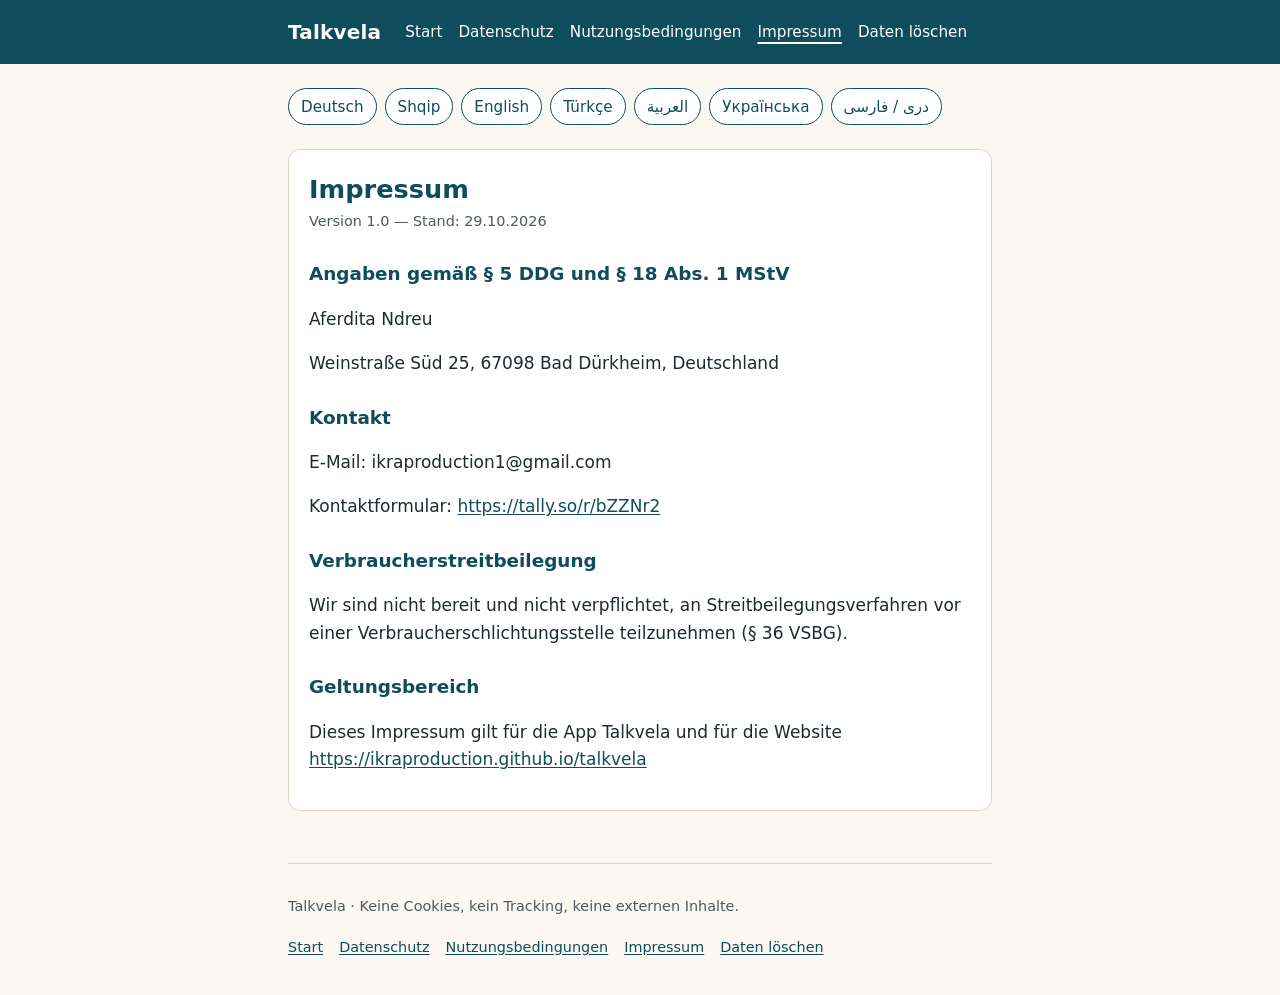
<file: impressum.html>
<!doctype html>
<html lang="de">
<head>
<meta charset="utf-8">
<meta name="viewport" content="width=device-width, initial-scale=1">
<meta name="referrer" content="no-referrer">
<meta name="color-scheme" content="light">
<title>Impressum – Talkvela</title>
<style>:root{--brand:#0F4C5C;--bg:#FBF8F3;--text:#1d2a2e;--muted:#4a5a5f;--line:#dcd5c9;--card:#ffffff}
*{box-sizing:border-box}
html{-webkit-text-size-adjust:100%}
body{margin:0;background:var(--bg);color:var(--text);font:1.0625rem/1.6 system-ui,-apple-system,"Segoe UI",Roboto,"Noto Sans","Noto Sans Arabic",Tahoma,Arial,sans-serif}
a{color:var(--brand);text-underline-offset:2px}
a:focus-visible{outline:3px solid var(--brand);outline-offset:2px;border-radius:2px}
.skip{position:absolute;left:-999px;top:0;background:var(--brand);color:#fff;padding:.5rem 1rem;z-index:2}
.skip:focus{left:1rem;top:1rem}
header{background:var(--brand);color:#fff}
header .wrap{display:flex;flex-wrap:wrap;align-items:center;gap:.5rem 1.5rem;padding-top:.9rem;padding-bottom:.9rem}
.brand{color:#fff;font-weight:700;font-size:1.25rem;text-decoration:none;letter-spacing:.01em}
header nav ul{list-style:none;margin:0;padding:0;display:flex;flex-wrap:wrap;gap:.25rem 1rem}
header nav a{color:#fff;text-decoration:none;font-size:.95rem}
header nav a[aria-current=page]{text-decoration:underline;text-decoration-thickness:2px;text-underline-offset:5px}
header nav a:focus-visible{outline-color:#fff}
.wrap{max-width:46rem;margin:0 auto;padding-left:16px;padding-right:16px}
.langs{margin:1.25rem 0 0}
.langs ul{list-style:none;padding:0;margin:0;display:flex;flex-wrap:wrap;gap:.5rem}
.langs a{display:inline-block;padding:.35rem .75rem;border:1px solid var(--brand);border-radius:999px;text-decoration:none;font-size:.95rem;background:var(--card)}
.langs a:hover{background:var(--brand);color:#fff}
main{padding-bottom:2rem}
section.lang{display:none;background:var(--card);border:1px solid var(--line);border-radius:12px;padding:.5rem 1.25rem 1.25rem;margin:1.25rem 0;overflow-wrap:anywhere}
section.lang:target,#de{display:block}
main:has(section.lang:target) #de:not(:target){display:none}
h2{color:var(--brand);font-size:1.6rem;line-height:1.25;margin:1rem 0 .25rem}
h3{color:var(--brand);font-size:1.15rem;margin:1.6rem 0 .4rem}
p.meta{color:var(--muted);font-size:.9rem;margin-top:0}
ul{padding-inline-start:1.25rem}
li{margin:.25rem 0}
li.cont{list-style:none}
[dir=rtl]{text-align:right}
footer{border-top:1px solid var(--line);color:var(--muted);font-size:.9rem;padding:1rem 0 2rem}
footer ul{list-style:none;padding:0;display:flex;flex-wrap:wrap;gap:.25rem 1rem;margin:.5rem 0 0}
@media print{header nav,.langs,.skip{display:none}section.lang{display:block!important;border:0}}
</style>
</head>
<body>
<a class="skip" href="#inhalt">Zum Inhalt springen</a>
<header><div class="wrap">
<a class="brand" href="index.html">Talkvela</a>
<nav aria-label="Seiten"><ul><li><a href="index.html">Start</a></li><li><a href="datenschutz.html">Datenschutz</a></li><li><a href="nutzungsbedingungen.html">Nutzungsbedingungen</a></li><li><a href="impressum.html" aria-current="page">Impressum</a></li><li><a href="konto-loeschen.html">Daten löschen</a></li></ul></nav>
</div></header>
<div class="wrap">
<nav class="langs" aria-label="Sprache / Language"><ul><li><a href="#de" lang="de" dir="ltr" hreflang="de">Deutsch</a></li><li><a href="#sq" lang="sq" dir="ltr" hreflang="sq">Shqip</a></li><li><a href="#en" lang="en" dir="ltr" hreflang="en">English</a></li><li><a href="#tr" lang="tr" dir="ltr" hreflang="tr">Türkçe</a></li><li><a href="#ar" lang="ar" dir="rtl" hreflang="ar">العربية</a></li><li><a href="#uk" lang="uk" dir="ltr" hreflang="uk">Українська</a></li><li><a href="#fa" lang="fa" dir="rtl" hreflang="fa">دری / فارسی</a></li></ul></nav>
<main id="inhalt">
<section class="lang" id="de" lang="de" dir="ltr" aria-label="Deutsch">
<h2>Impressum</h2>
<p class="meta">Version 1.0 — Stand: 29.10.2026</p>
<h3>Angaben gemäß § 5 DDG und § 18 Abs. 1 MStV</h3>
<p>Aferdita Ndreu</p>
<p>Weinstraße Süd 25, 67098 Bad Dürkheim, Deutschland</p>
<h3>Kontakt</h3>
<p>E-Mail: ikraproduction1@gmail.com</p>
<p>Kontaktformular: <a href="https://tally.so/r/bZZNr2" dir="ltr">https://tally.so/r/bZZNr2</a></p>
<h3>Verbraucherstreitbeilegung</h3>
<p>Wir sind nicht bereit und nicht verpflichtet, an Streitbeilegungsverfahren vor einer Verbraucherschlichtungsstelle teilzunehmen (§ 36 VSBG).</p>
<h3>Geltungsbereich</h3>
<p>Dieses Impressum gilt für die App Talkvela und für die Website <a href="https://ikraproduction.github.io/talkvela" dir="ltr">https://ikraproduction.github.io/talkvela</a></p>
</section>
<section class="lang" id="sq" lang="sq" dir="ltr" aria-label="Shqip">
<h2>Të dhënat ligjore (Impressum)</h2>
<p class="meta">Version 1.0 — Stand: 29.10.2026</p>
<p>Ky është një përkthim për lehtësinë tuaj. Detyruese nga ana ligjore është vetëm versioni gjermanisht.</p>
<h3>Të dhëna sipas § 5 DDG (Ligji gjerman për shërbimet dixhitale) dhe § 18 paragrafi 1 MStV (Traktati gjerman shtetëror për mediat)</h3>
<p>Aferdita Ndreu</p>
<p>Weinstraße Süd 25, 67098 Bad Dürkheim, Gjermani</p>
<h3>Kontakti</h3>
<p>Email: ikraproduction1@gmail.com</p>
<p>Formulari i kontaktit: <a href="https://tally.so/r/bZZNr2" dir="ltr">https://tally.so/r/bZZNr2</a></p>
<h3>Zgjidhja e mosmarrëveshjeve me konsumatorët</h3>
<p>Nuk jemi të gatshëm dhe as të detyruar të marrim pjesë në procedura për zgjidhjen e mosmarrëveshjeve para një organi pajtimi për konsumatorët (§ 36 VSBG).</p>
<h3>Fusha e zbatimit</h3>
<p>Këto të dhëna ligjore vlejnë për aplikacionin Talkvela dhe për faqen e internetit <a href="https://ikraproduction.github.io/talkvela" dir="ltr">https://ikraproduction.github.io/talkvela</a></p>
</section>
<section class="lang" id="en" lang="en" dir="ltr" aria-label="English">
<h2>Legal Notice (Impressum)</h2>
<p class="meta">Version 1.0 — Stand: 29.10.2026</p>
<p>This is a translation for your convenience. Only the German version is legally binding.</p>
<h3>Information pursuant to Section 5 DDG (German Digital Services Act) and Section 18(1) MStV (German Interstate Media Treaty)</h3>
<p>Aferdita Ndreu</p>
<p>Weinstraße Süd 25, 67098 Bad Dürkheim, Germany</p>
<h3>Contact</h3>
<p>E-mail: ikraproduction1@gmail.com</p>
<p>Contact form: <a href="https://tally.so/r/bZZNr2" dir="ltr">https://tally.so/r/bZZNr2</a></p>
<h3>Consumer dispute resolution</h3>
<p>We are neither willing nor obliged to take part in dispute resolution proceedings before a consumer arbitration board (Section 36 VSBG).</p>
<h3>Scope</h3>
<p>This legal notice applies to the Talkvela app and to the website <a href="https://ikraproduction.github.io/talkvela" dir="ltr">https://ikraproduction.github.io/talkvela</a></p>
</section>
<section class="lang" id="tr" lang="tr" dir="ltr" aria-label="Türkçe">
<h2>Künye (Impressum)</h2>
<p class="meta">Version 1.0 — Stand: 29.10.2026</p>
<p>Bu çeviri size kolaylık sağlamak içindir. Hukuken yalnızca Almanca metin bağlayıcıdır.</p>
<h3>Alman Dijital Hizmetler Kanunu (DDG) § 5 ve Alman Eyaletlerarası Medya Antlaşması (MStV) § 18 fıkra 1 uyarınca bilgiler</h3>
<p>Aferdita Ndreu</p>
<p>Weinstraße Süd 25, 67098 Bad Dürkheim, Almanya</p>
<h3>İletişim</h3>
<p>E-posta: ikraproduction1@gmail.com</p>
<p>İletişim formu: <a href="https://tally.so/r/bZZNr2" dir="ltr">https://tally.so/r/bZZNr2</a></p>
<h3>Tüketici uyuşmazlıklarının çözümü</h3>
<p>Bir tüketici hakem kurulu önündeki uyuşmazlık çözüm prosedürlerine katılmaya istekli veya yükümlü değiliz (VSBG § 36).</p>
<h3>Kapsam</h3>
<p>Bu künye Talkvela uygulaması ve <a href="https://ikraproduction.github.io/talkvela" dir="ltr">https://ikraproduction.github.io/talkvela</a> web sitesi için geçerlidir.</p>
</section>
<section class="lang" id="ar" lang="ar" dir="rtl" aria-label="العربية">
<h2>بيانات الناشر (Impressum)</h2>
<p class="meta">Version 1.0 — Stand: 29.10.2026</p>
<p>هذه ترجمة لتسهيل الفهم. النص الملزم قانونيًا هو النص الألماني فقط.</p>
<h3>بيانات وفق المادة 5 من DDG (قانون الخدمات الرقمية الألماني) والمادة 18 الفقرة 1 من MStV (معاهدة الإعلام بين الولايات الألمانية)</h3>
<p>Aferdita Ndreu</p>
<p>Weinstraße Süd 25، 67098 Bad Dürkheim، ألمانيا</p>
<h3>التواصل</h3>
<p>البريد الإلكتروني: ikraproduction1@gmail.com</p>
<p>نموذج الاتصال: <a href="https://tally.so/r/bZZNr2" dir="ltr">https://tally.so/r/bZZNr2</a></p>
<h3>تسوية نزاعات المستهلكين</h3>
<p>لسنا مستعدين ولا ملزمين بالمشاركة في إجراءات تسوية النزاعات أمام هيئة تحكيم للمستهلكين (المادة 36 من VSBG).</p>
<h3>النطاق</h3>
<p>تسري بيانات الناشر هذه على تطبيق Talkvela وعلى الموقع الإلكتروني <a href="https://ikraproduction.github.io/talkvela" dir="ltr">https://ikraproduction.github.io/talkvela</a></p>
</section>
<section class="lang" id="uk" lang="uk" dir="ltr" aria-label="Українська">
<h2>Вихідні дані (Impressum)</h2>
<p class="meta">Version 1.0 — Stand: 29.10.2026</p>
<p>Це переклад для вашої зручності. Юридично обов'язковою є лише німецька версія.</p>
<h3>Відомості згідно з § 5 DDG (Закон Німеччини про цифрові послуги) і § 18 ч. 1 MStV (Міждержавний договір Німеччини про медіа)</h3>
<p>Aferdita Ndreu</p>
<p>Weinstraße Süd 25, 67098 Bad Dürkheim, Німеччина</p>
<h3>Контакти</h3>
<p>Електронна пошта: ikraproduction1@gmail.com</p>
<p>Контактна форма: <a href="https://tally.so/r/bZZNr2" dir="ltr">https://tally.so/r/bZZNr2</a></p>
<h3>Вирішення спорів зі споживачами</h3>
<p>Ми не готові і не зобов'язані брати участь у процедурах вирішення спорів перед споживчою арбітражною установою (§ 36 VSBG).</p>
<h3>Сфера дії</h3>
<p>Ці вихідні дані стосуються застосунку Talkvela та вебсайту <a href="https://ikraproduction.github.io/talkvela" dir="ltr">https://ikraproduction.github.io/talkvela</a></p>
</section>
<section class="lang" id="fa" lang="fa" dir="rtl" aria-label="دری / فارسی">
<h2>مشخصات ناشر (Impressum)</h2>
<p class="meta">Version 1.0 — Stand: 29.10.2026</p>
<p>این ترجمه برای آسانی فهم شماست. از نظر حقوقی فقط متن آلمانی الزام‌آور است.</p>
<h3>اطلاعات طبق بند ۵ DDG (قانون خدمات دیجیتال آلمان) و بند ۱۸ پاراگراف ۱ MStV (پیمان رسانه‌ای ایالت‌های آلمان)</h3>
<p>Aferdita Ndreu</p>
<p>Weinstraße Süd 25، 67098 Bad Dürkheim، آلمان</p>
<h3>تماس</h3>
<p>ایمیل: ikraproduction1@gmail.com</p>
<p>فرم تماس: <a href="https://tally.so/r/bZZNr2" dir="ltr">https://tally.so/r/bZZNr2</a></p>
<h3>حل اختلاف با مصرف‌کنندگان</h3>
<p>ما آماده و موظف نیستیم در روند حل اختلاف در برابر یک نهاد داوری مصرف‌کنندگان شرکت کنیم (بند ۳۶ VSBG).</p>
<h3>دامنه اعتبار</h3>
<p>این مشخصات برای اپلیکیشن Talkvela و برای وب‌سایت <a href="https://ikraproduction.github.io/talkvela" dir="ltr">https://ikraproduction.github.io/talkvela</a> معتبر است.</p>
</section>
</main>
<footer>
<p>Talkvela · Keine Cookies, kein Tracking, keine externen Inhalte.</p>
<ul><li><a href="index.html">Start</a></li><li><a href="datenschutz.html">Datenschutz</a></li><li><a href="nutzungsbedingungen.html">Nutzungsbedingungen</a></li><li><a href="impressum.html" aria-current="page">Impressum</a></li><li><a href="konto-loeschen.html">Daten löschen</a></li></ul>
</footer>
</div>
</body>
</html>
</file>
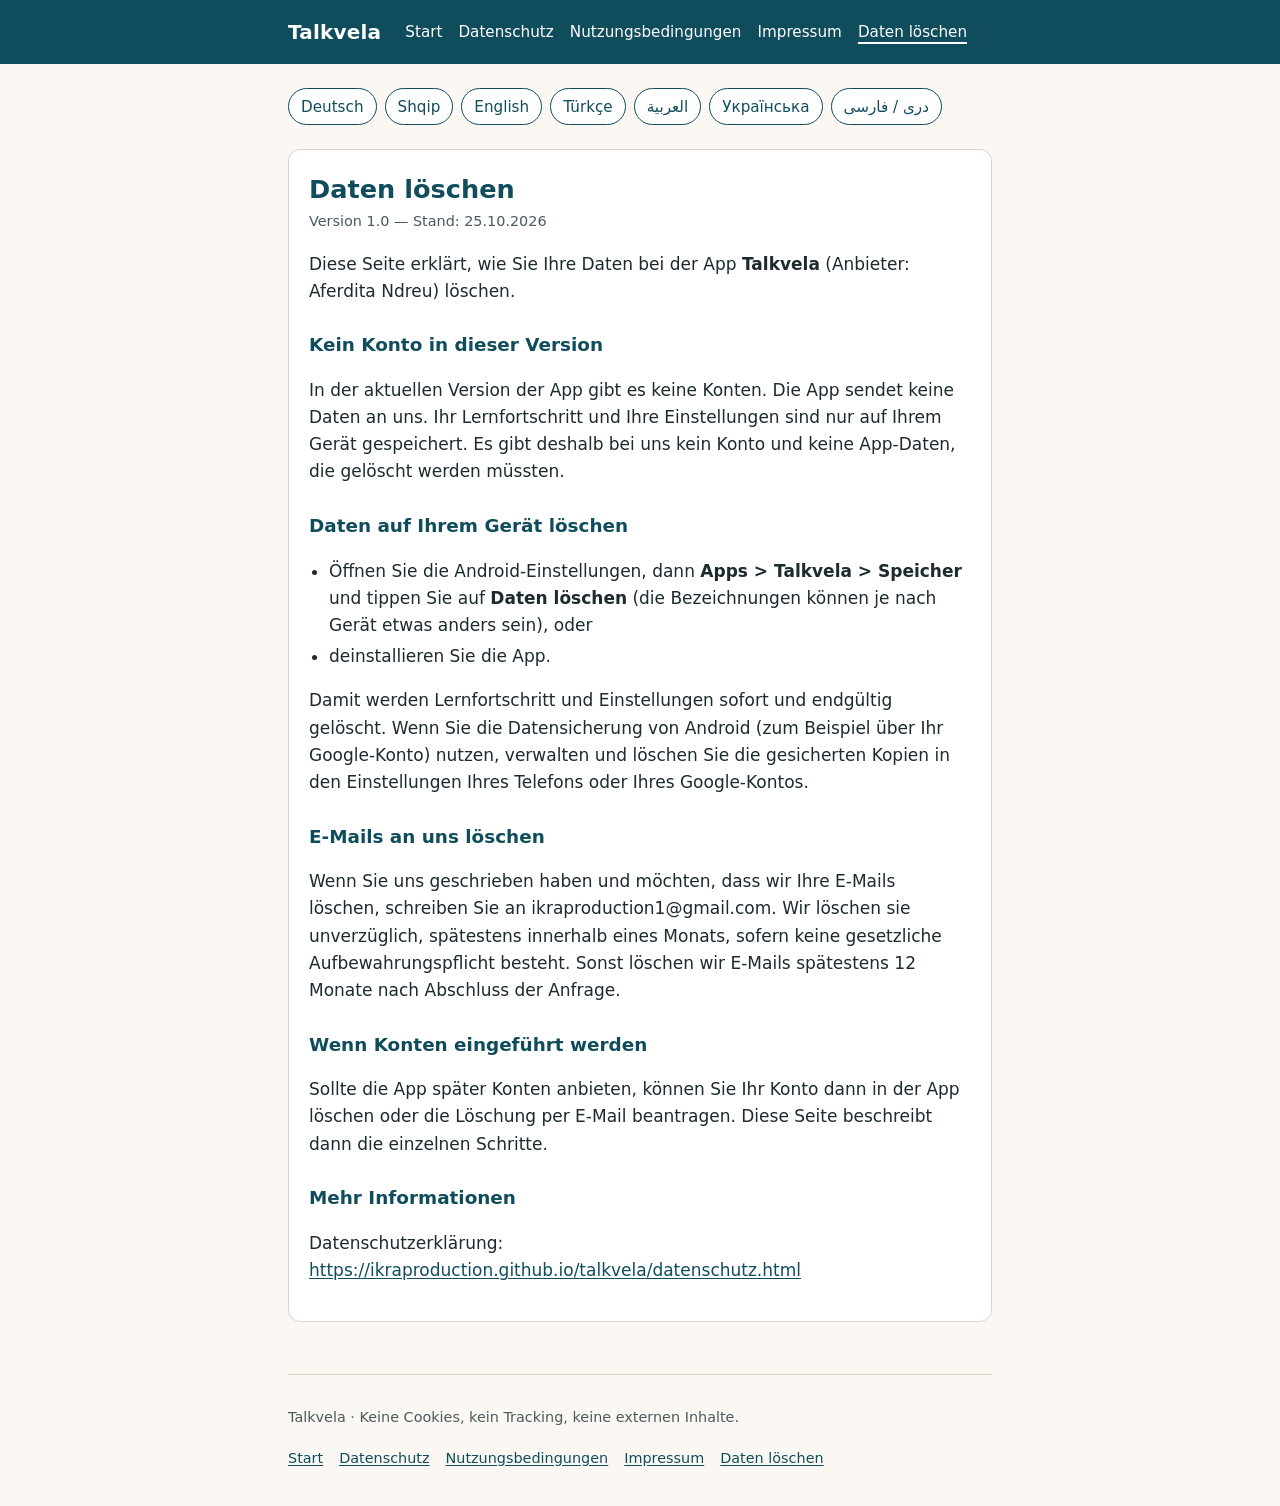
<file: konto-loeschen.html>
<!doctype html>
<html lang="de">
<head>
<meta charset="utf-8">
<meta name="viewport" content="width=device-width, initial-scale=1">
<meta name="referrer" content="no-referrer">
<meta name="color-scheme" content="light">
<title>Daten löschen – Talkvela</title>
<style>:root{--brand:#0F4C5C;--bg:#FBF8F3;--text:#1d2a2e;--muted:#4a5a5f;--line:#dcd5c9;--card:#ffffff}
*{box-sizing:border-box}
html{-webkit-text-size-adjust:100%}
body{margin:0;background:var(--bg);color:var(--text);font:1.0625rem/1.6 system-ui,-apple-system,"Segoe UI",Roboto,"Noto Sans","Noto Sans Arabic",Tahoma,Arial,sans-serif}
a{color:var(--brand);text-underline-offset:2px}
a:focus-visible{outline:3px solid var(--brand);outline-offset:2px;border-radius:2px}
.skip{position:absolute;left:-999px;top:0;background:var(--brand);color:#fff;padding:.5rem 1rem;z-index:2}
.skip:focus{left:1rem;top:1rem}
header{background:var(--brand);color:#fff}
header .wrap{display:flex;flex-wrap:wrap;align-items:center;gap:.5rem 1.5rem;padding-top:.9rem;padding-bottom:.9rem}
.brand{color:#fff;font-weight:700;font-size:1.25rem;text-decoration:none;letter-spacing:.01em}
header nav ul{list-style:none;margin:0;padding:0;display:flex;flex-wrap:wrap;gap:.25rem 1rem}
header nav a{color:#fff;text-decoration:none;font-size:.95rem}
header nav a[aria-current=page]{text-decoration:underline;text-decoration-thickness:2px;text-underline-offset:5px}
header nav a:focus-visible{outline-color:#fff}
.wrap{max-width:46rem;margin:0 auto;padding-left:16px;padding-right:16px}
.langs{margin:1.25rem 0 0}
.langs ul{list-style:none;padding:0;margin:0;display:flex;flex-wrap:wrap;gap:.5rem}
.langs a{display:inline-block;padding:.35rem .75rem;border:1px solid var(--brand);border-radius:999px;text-decoration:none;font-size:.95rem;background:var(--card)}
.langs a:hover{background:var(--brand);color:#fff}
main{padding-bottom:2rem}
section.lang{display:none;background:var(--card);border:1px solid var(--line);border-radius:12px;padding:.5rem 1.25rem 1.25rem;margin:1.25rem 0;overflow-wrap:anywhere}
section.lang:target,#de{display:block}
main:has(section.lang:target) #de:not(:target){display:none}
h2{color:var(--brand);font-size:1.6rem;line-height:1.25;margin:1rem 0 .25rem}
h3{color:var(--brand);font-size:1.15rem;margin:1.6rem 0 .4rem}
p.meta{color:var(--muted);font-size:.9rem;margin-top:0}
ul{padding-inline-start:1.25rem}
li{margin:.25rem 0}
li.cont{list-style:none}
[dir=rtl]{text-align:right}
footer{border-top:1px solid var(--line);color:var(--muted);font-size:.9rem;padding:1rem 0 2rem}
footer ul{list-style:none;padding:0;display:flex;flex-wrap:wrap;gap:.25rem 1rem;margin:.5rem 0 0}
@media print{header nav,.langs,.skip{display:none}section.lang{display:block!important;border:0}}
</style>
</head>
<body>
<a class="skip" href="#inhalt">Zum Inhalt springen</a>
<header><div class="wrap">
<a class="brand" href="index.html">Talkvela</a>
<nav aria-label="Seiten"><ul><li><a href="index.html">Start</a></li><li><a href="datenschutz.html">Datenschutz</a></li><li><a href="nutzungsbedingungen.html">Nutzungsbedingungen</a></li><li><a href="impressum.html">Impressum</a></li><li><a href="konto-loeschen.html" aria-current="page">Daten löschen</a></li></ul></nav>
</div></header>
<div class="wrap">
<nav class="langs" aria-label="Sprache / Language"><ul><li><a href="#de" lang="de" dir="ltr" hreflang="de">Deutsch</a></li><li><a href="#sq" lang="sq" dir="ltr" hreflang="sq">Shqip</a></li><li><a href="#en" lang="en" dir="ltr" hreflang="en">English</a></li><li><a href="#tr" lang="tr" dir="ltr" hreflang="tr">Türkçe</a></li><li><a href="#ar" lang="ar" dir="rtl" hreflang="ar">العربية</a></li><li><a href="#uk" lang="uk" dir="ltr" hreflang="uk">Українська</a></li><li><a href="#fa" lang="fa" dir="rtl" hreflang="fa">دری / فارسی</a></li></ul></nav>
<main id="inhalt">
<section class="lang" id="de" lang="de" dir="ltr" aria-label="Deutsch">
<h2>Daten löschen</h2>
<p class="meta">Version 1.0 — Stand: 25.10.2026</p>
<p>Diese Seite erklärt, wie Sie Ihre Daten bei der App <strong>Talkvela</strong> (Anbieter: Aferdita Ndreu) löschen.</p>
<h3>Kein Konto in dieser Version</h3>
<p>In der aktuellen Version der App gibt es keine Konten. Die App sendet keine Daten an uns. Ihr Lernfortschritt und Ihre Einstellungen sind nur auf Ihrem Gerät gespeichert. Es gibt deshalb bei uns kein Konto und keine App-Daten, die gelöscht werden müssten.</p>
<h3>Daten auf Ihrem Gerät löschen</h3>
<ul>
<li>Öffnen Sie die Android-Einstellungen, dann <strong>Apps &gt; Talkvela &gt; Speicher</strong> und tippen Sie auf <strong>Daten löschen</strong> (die Bezeichnungen können je nach Gerät etwas anders sein), oder</li>
<li>deinstallieren Sie die App.</li>
</ul>
<p>Damit werden Lernfortschritt und Einstellungen sofort und endgültig gelöscht. Wenn Sie die Datensicherung von Android (zum Beispiel über Ihr Google-Konto) nutzen, verwalten und löschen Sie die gesicherten Kopien in den Einstellungen Ihres Telefons oder Ihres Google-Kontos.</p>
<h3>E-Mails an uns löschen</h3>
<p>Wenn Sie uns geschrieben haben und möchten, dass wir Ihre E-Mails löschen, schreiben Sie an ikraproduction1@gmail.com. Wir löschen sie unverzüglich, spätestens innerhalb eines Monats, sofern keine gesetzliche Aufbewahrungspflicht besteht. Sonst löschen wir E-Mails spätestens 12 Monate nach Abschluss der Anfrage.</p>
<h3>Wenn Konten eingeführt werden</h3>
<p>Sollte die App später Konten anbieten, können Sie Ihr Konto dann in der App löschen oder die Löschung per E-Mail beantragen. Diese Seite beschreibt dann die einzelnen Schritte.</p>
<h3>Mehr Informationen</h3>
<p>Datenschutzerklärung: <a href="https://ikraproduction.github.io/talkvela/datenschutz.html" dir="ltr">https://ikraproduction.github.io/talkvela/datenschutz.html</a></p>
</section>
<section class="lang" id="sq" lang="sq" dir="ltr" aria-label="Shqip">
<h2>Fshirja e të dhënave</h2>
<p class="meta">Version 1.0 — Stand: 25.10.2026</p>
<p>Kjo faqe shpjegon si t'i fshini të dhënat tuaja në aplikacionin <strong>Talkvela</strong> (ofruesi: Aferdita Ndreu). Detyrues nga ana ligjore është versioni gjermanisht.</p>
<h3>Pa llogari në këtë version</h3>
<p>Versioni aktual i aplikacionit nuk ka llogari. Aplikacioni nuk na dërgon asnjë të dhënë. Progresi dhe cilësimet tuaja ruhen vetëm në pajisjen tuaj. Prandaj te ne nuk ka as llogari, as të dhëna të aplikacionit që duhen fshirë.</p>
<h3>Fshini të dhënat në pajisjen tuaj</h3>
<ul>
<li>Hapni cilësimet e Android-it, pastaj <strong>Aplikacionet &gt; Talkvela &gt; Hapësira ruajtëse</strong> dhe shtypni <strong>Fshi të dhënat</strong> (emërtimet mund të ndryshojnë pak sipas pajisjes), ose</li>
<li>çinstaloni aplikacionin.</li>
</ul>
<p>Kështu progresi dhe cilësimet fshihen menjëherë dhe përgjithmonë. Nëse përdorni kopjen rezervë të Android-it (p.sh. përmes llogarisë Google), kopjet e ruajtura i menaxhoni dhe i fshini te cilësimet e telefonit ose të llogarisë suaj Google.</p>
<h3>Fshini emailet që na keni dërguar</h3>
<p>Nëse na keni shkruar dhe doni që t'i fshijmë emailet tuaja, shkruani te ikraproduction1@gmail.com. I fshijmë pa vonesë, më së voni brenda një muaji, përveç nëse ka detyrim ligjor për t'i ruajtur. Përndryshe emailet i fshijmë më së voni 12 muaj pas mbylljes së kërkesës.</p>
<h3>Nëse futen llogaritë</h3>
<p>Nëse aplikacioni ofron më vonë llogari, atëherë do ta fshini llogarinë në aplikacion ose do ta kërkoni fshirjen me email. Kjo faqe do t'i përshkruajë atëherë hapat një nga një.</p>
<h3>Më shumë informacion</h3>
<p>Politika e privatësisë: <a href="https://ikraproduction.github.io/talkvela/datenschutz.html" dir="ltr">https://ikraproduction.github.io/talkvela/datenschutz.html</a></p>
</section>
<section class="lang" id="en" lang="en" dir="ltr" aria-label="English">
<h2>Delete your data</h2>
<p class="meta">Version 1.0 — Stand: 25.10.2026</p>
<p>This page explains how to delete your data in the <strong>Talkvela</strong> app (provider: Aferdita Ndreu). The German version is legally binding.</p>
<h3>No account in this version</h3>
<p>The current version of the app has no accounts. The app sends no data to us. Your learning progress and settings are stored only on your device. So there is no account and no app data with us that would need to be deleted.</p>
<h3>Delete the data on your device</h3>
<ul>
<li>Open the Android settings, then <strong>Apps &gt; Talkvela &gt; Storage</strong> and tap <strong>Clear data</strong> (the labels may differ slightly depending on the device), or</li>
<li>uninstall the app.</li>
</ul>
<p>This deletes your learning progress and settings immediately and permanently. If you use Android's data backup (for example via your Google account), you manage and delete the backed-up copies in the settings of your phone or of your Google account.</p>
<h3>Delete e-mails you sent us</h3>
<p>If you have written to us and want us to delete your e-mails, write to ikraproduction1@gmail.com. We delete them without delay, at the latest within one month, unless there is a legal obligation to keep them. Otherwise we delete e-mails at the latest 12 months after the request has been closed.</p>
<h3>If accounts are introduced</h3>
<p>Should the app offer accounts later, you will be able to delete your account in the app or request deletion by e-mail. This page will then describe the individual steps.</p>
<h3>More information</h3>
<p>Privacy policy: <a href="https://ikraproduction.github.io/talkvela/datenschutz.html" dir="ltr">https://ikraproduction.github.io/talkvela/datenschutz.html</a></p>
</section>
<section class="lang" id="tr" lang="tr" dir="ltr" aria-label="Türkçe">
<h2>Verileri silme</h2>
<p class="meta">Version 1.0 — Stand: 25.10.2026</p>
<p>Bu sayfa, <strong>Talkvela</strong> uygulamasındaki verilerinizi (sağlayıcı: Aferdita Ndreu) nasıl sileceğinizi açıklar. Hukuken Almanca metin bağlayıcıdır.</p>
<h3>Bu sürümde hesap yok</h3>
<p>Uygulamanın güncel sürümünde hesap yoktur. Uygulama bize hiçbir veri göndermez. Öğrenme ilerlemeniz ve ayarlarınız yalnızca cihazınızda saklanır. Bu nedenle bizde silinmesi gereken bir hesap veya uygulama verisi yoktur.</p>
<h3>Cihazınızdaki verileri silme</h3>
<ul>
<li>Android ayarlarını açın, ardından <strong>Uygulamalar &gt; Talkvela &gt; Depolama</strong>'ya gidin ve <strong>Verileri temizle</strong>'ye dokunun (adlar cihaza göre biraz farklı olabilir) veya</li>
<li>uygulamayı kaldırın.</li>
</ul>
<p>Böylece öğrenme ilerlemeniz ve ayarlarınız hemen ve kalıcı olarak silinir. Android veri yedeklemesini (örneğin Google hesabınız üzerinden) kullanıyorsanız, yedeklenen kopyaları telefonunuzun veya Google hesabınızın ayarlarından yönetir ve silersiniz.</p>
<h3>Bize gönderdiğiniz e-postaları silme</h3>
<p>Bize yazdıysanız ve e-postalarınızı silmemizi istiyorsanız ikraproduction1@gmail.com adresine yazın. Yasal saklama yükümlülüğü yoksa bunları gecikmeden, en geç bir ay içinde sileriz. Aksi halde e-postaları en geç talebin kapanmasından 12 ay sonra sileriz.</p>
<h3>Hesaplar getirilirse</h3>
<p>Uygulama ileride hesap sunarsa, hesabınızı o zaman uygulamada silebilir veya e-postayla silinmesini talep edebilirsiniz. Bu sayfa o zaman adımları tek tek açıklayacaktır.</p>
<h3>Daha fazla bilgi</h3>
<p>Gizlilik politikası: <a href="https://ikraproduction.github.io/talkvela/datenschutz.html" dir="ltr">https://ikraproduction.github.io/talkvela/datenschutz.html</a></p>
</section>
<section class="lang" id="ar" lang="ar" dir="rtl" aria-label="العربية">
<h2>حذف البيانات</h2>
<p class="meta">Version 1.0 — Stand: 25.10.2026</p>
<p>توضّح هذه الصفحة كيفية حذف بياناتك في تطبيق <strong>Talkvela</strong> (المزوّد: Aferdita Ndreu). النص الألماني هو الملزم قانونيًا.</p>
<h3>لا حساب في هذا الإصدار</h3>
<p>لا توجد حسابات في الإصدار الحالي من التطبيق. لا يرسل التطبيق إلينا أي بيانات. يُحفظ تقدّمك في التعلّم وإعداداتك على جهازك فقط. لذلك لا يوجد لدينا حساب ولا بيانات تطبيق يلزم حذفها.</p>
<h3>حذف البيانات على جهازك</h3>
<ul>
<li>افتح إعدادات أندرويد، ثم <strong>التطبيقات &gt; Talkvela &gt; التخزين</strong>، والمس <strong>مسح البيانات</strong> (قد تختلف التسميات قليلًا حسب الجهاز)، أو</li>
<li>ألغِ تثبيت التطبيق.</li>
</ul>
<p>بذلك يُحذف تقدّمك في التعلّم وإعداداتك فورًا ونهائيًا. وإذا كنت تستخدم النسخ الاحتياطي في أندرويد (مثلًا عبر حساب Google)، فإنك تدير النسخ المحفوظة وتحذفها من إعدادات هاتفك أو حساب Google الخاص بك.</p>
<h3>حذف الرسائل الإلكترونية التي أرسلتها إلينا</h3>
<p>إذا راسلتنا وأردت أن نحذف رسائلك الإلكترونية، فاكتب إلى ikraproduction1@gmail.com. نحذفها دون تأخير، وفي موعد أقصاه شهر واحد، ما لم يوجد التزام قانوني بحفظها. وفي غير ذلك نحذف الرسائل في موعد أقصاه 12 شهرًا بعد إغلاق الطلب.</p>
<h3>إذا أُدخلت الحسابات</h3>
<p>إذا قدّم التطبيق حسابات لاحقًا، فسيمكنك عندئذٍ حذف حسابك داخل التطبيق أو طلب حذفه عبر البريد الإلكتروني. وستشرح هذه الصفحة حينها الخطوات بالتفصيل.</p>
<h3>مزيد من المعلومات</h3>
<p>سياسة الخصوصية: <a href="https://ikraproduction.github.io/talkvela/datenschutz.html" dir="ltr">https://ikraproduction.github.io/talkvela/datenschutz.html</a></p>
</section>
<section class="lang" id="uk" lang="uk" dir="ltr" aria-label="Українська">
<h2>Видалення даних</h2>
<p class="meta">Version 1.0 — Stand: 25.10.2026</p>
<p>Ця сторінка пояснює, як видалити ваші дані в застосунку <strong>Talkvela</strong> (постачальник: Aferdita Ndreu). Юридично обов'язковою є німецька версія.</p>
<h3>У цій версії немає облікового запису</h3>
<p>У поточній версії застосунку немає облікових записів. Застосунок не надсилає нам жодних даних. Ваш навчальний прогрес і налаштування зберігаються лише на вашому пристрої. Тому в нас немає ні облікового запису, ні даних застосунку, які потрібно було б видаляти.</p>
<h3>Видалення даних на вашому пристрої</h3>
<ul>
<li>Відкрийте налаштування Android, потім <strong>Застосунки &gt; Talkvela &gt; Пам'ять</strong> і торкніться <strong>Очистити дані</strong> (назви можуть дещо відрізнятися залежно від пристрою), або</li>
<li>видаліть застосунок.</li>
</ul>
<p>Так навчальний прогрес і налаштування видаляються негайно й остаточно. Якщо ви користуєтеся резервним копіюванням Android (наприклад, через обліковий запис Google), збереженими копіями ви керуєте та видаляєте їх у налаштуваннях телефона або свого облікового запису Google.</p>
<h3>Видалення листів, які ви нам надіслали</h3>
<p>Якщо ви нам писали і хочете, щоб ми видалили ваші листи, напишіть на ikraproduction1@gmail.com. Ми видалимо їх без зволікання, не пізніше ніж протягом одного місяця, якщо немає законного обов'язку їх зберігати. В інших випадках ми видаляємо листи не пізніше ніж через 12 місяців після завершення запиту.</p>
<h3>Якщо буде запроваджено облікові записи</h3>
<p>Якщо застосунок згодом запропонує облікові записи, ви зможете видалити обліковий запис у застосунку або надіслати запит на видалення електронною поштою. Тоді ця сторінка описуватиме всі кроки.</p>
<h3>Більше інформації</h3>
<p>Політика конфіденційності: <a href="https://ikraproduction.github.io/talkvela/datenschutz.html" dir="ltr">https://ikraproduction.github.io/talkvela/datenschutz.html</a></p>
</section>
<section class="lang" id="fa" lang="fa" dir="rtl" aria-label="دری / فارسی">
<h2>حذف اطلاعات</h2>
<p class="meta">Version 1.0 — Stand: 25.10.2026</p>
<p>این صفحه توضیح می‌دهد که چگونه اطلاعات خود را در اپلیکیشن <strong>Talkvela</strong> (ارائه‌دهنده: Aferdita Ndreu) حذف کنید. از نظر حقوقی متن آلمانی الزام‌آور است.</p>
<h3>در این نسخه حساب کاربری وجود ندارد</h3>
<p>نسخه فعلی اپلیکیشن حساب کاربری ندارد. اپلیکیشن هیچ اطلاعاتی برای ما نمی‌فرستد. پیشرفت آموزشی و تنظیمات شما فقط روی دستگاه شما ذخیره می‌شوند. بنابراین نزد ما نه حسابی هست و نه اطلاعاتی از اپلیکیشن که لازم باشد حذف شود.</p>
<h3>حذف اطلاعات روی دستگاه شما</h3>
<ul>
<li>تنظیمات اندروید را باز کنید، سپس <strong>برنامه‌ها &gt; Talkvela &gt; فضای ذخیره‌سازی</strong> و روی <strong>پاک کردن داده‌ها</strong> بزنید (نام‌ها ممکن است بسته به دستگاه کمی فرق کنند)، یا</li>
<li>اپلیکیشن را حذف کنید.</li>
</ul>
<p>به این ترتیب پیشرفت آموزشی و تنظیمات شما فوراً و برای همیشه پاک می‌شوند. اگر از پشتیبان‌گیری اندروید (مثلاً از طریق حساب Google) استفاده می‌کنید، نسخه‌های پشتیبان را در تنظیمات گوشی یا حساب Google خود مدیریت و حذف می‌کنید.</p>
<h3>حذف ایمیل‌هایی که برای ما فرستاده‌اید</h3>
<p>اگر به ما ایمیل زده‌اید و می‌خواهید ایمیل‌هایتان را حذف کنیم، به ikraproduction1@gmail.com بنویسید. آن‌ها را بی‌درنگ، حداکثر ظرف یک ماه، حذف می‌کنیم، مگر اینکه الزام قانونی برای نگهداری وجود داشته باشد. در غیر این صورت ایمیل‌ها را حداکثر ۱۲ ماه پس از بسته شدن درخواست حذف می‌کنیم.</p>
<h3>اگر حساب کاربری اضافه شود</h3>
<p>اگر اپلیکیشن بعداً حساب کاربری ارائه کند، آن وقت می‌توانید حساب خود را در اپلیکیشن حذف کنید یا حذف آن را با ایمیل درخواست کنید. این صفحه در آن زمان مراحل را یکی‌یکی توضیح خواهد داد.</p>
<h3>اطلاعات بیشتر</h3>
<p>سیاست حریم خصوصی: <a href="https://ikraproduction.github.io/talkvela/datenschutz.html" dir="ltr">https://ikraproduction.github.io/talkvela/datenschutz.html</a></p>
</section>
</main>
<footer>
<p>Talkvela · Keine Cookies, kein Tracking, keine externen Inhalte.</p>
<ul><li><a href="index.html">Start</a></li><li><a href="datenschutz.html">Datenschutz</a></li><li><a href="nutzungsbedingungen.html">Nutzungsbedingungen</a></li><li><a href="impressum.html">Impressum</a></li><li><a href="konto-loeschen.html" aria-current="page">Daten löschen</a></li></ul>
</footer>
</div>
</body>
</html>
</file>
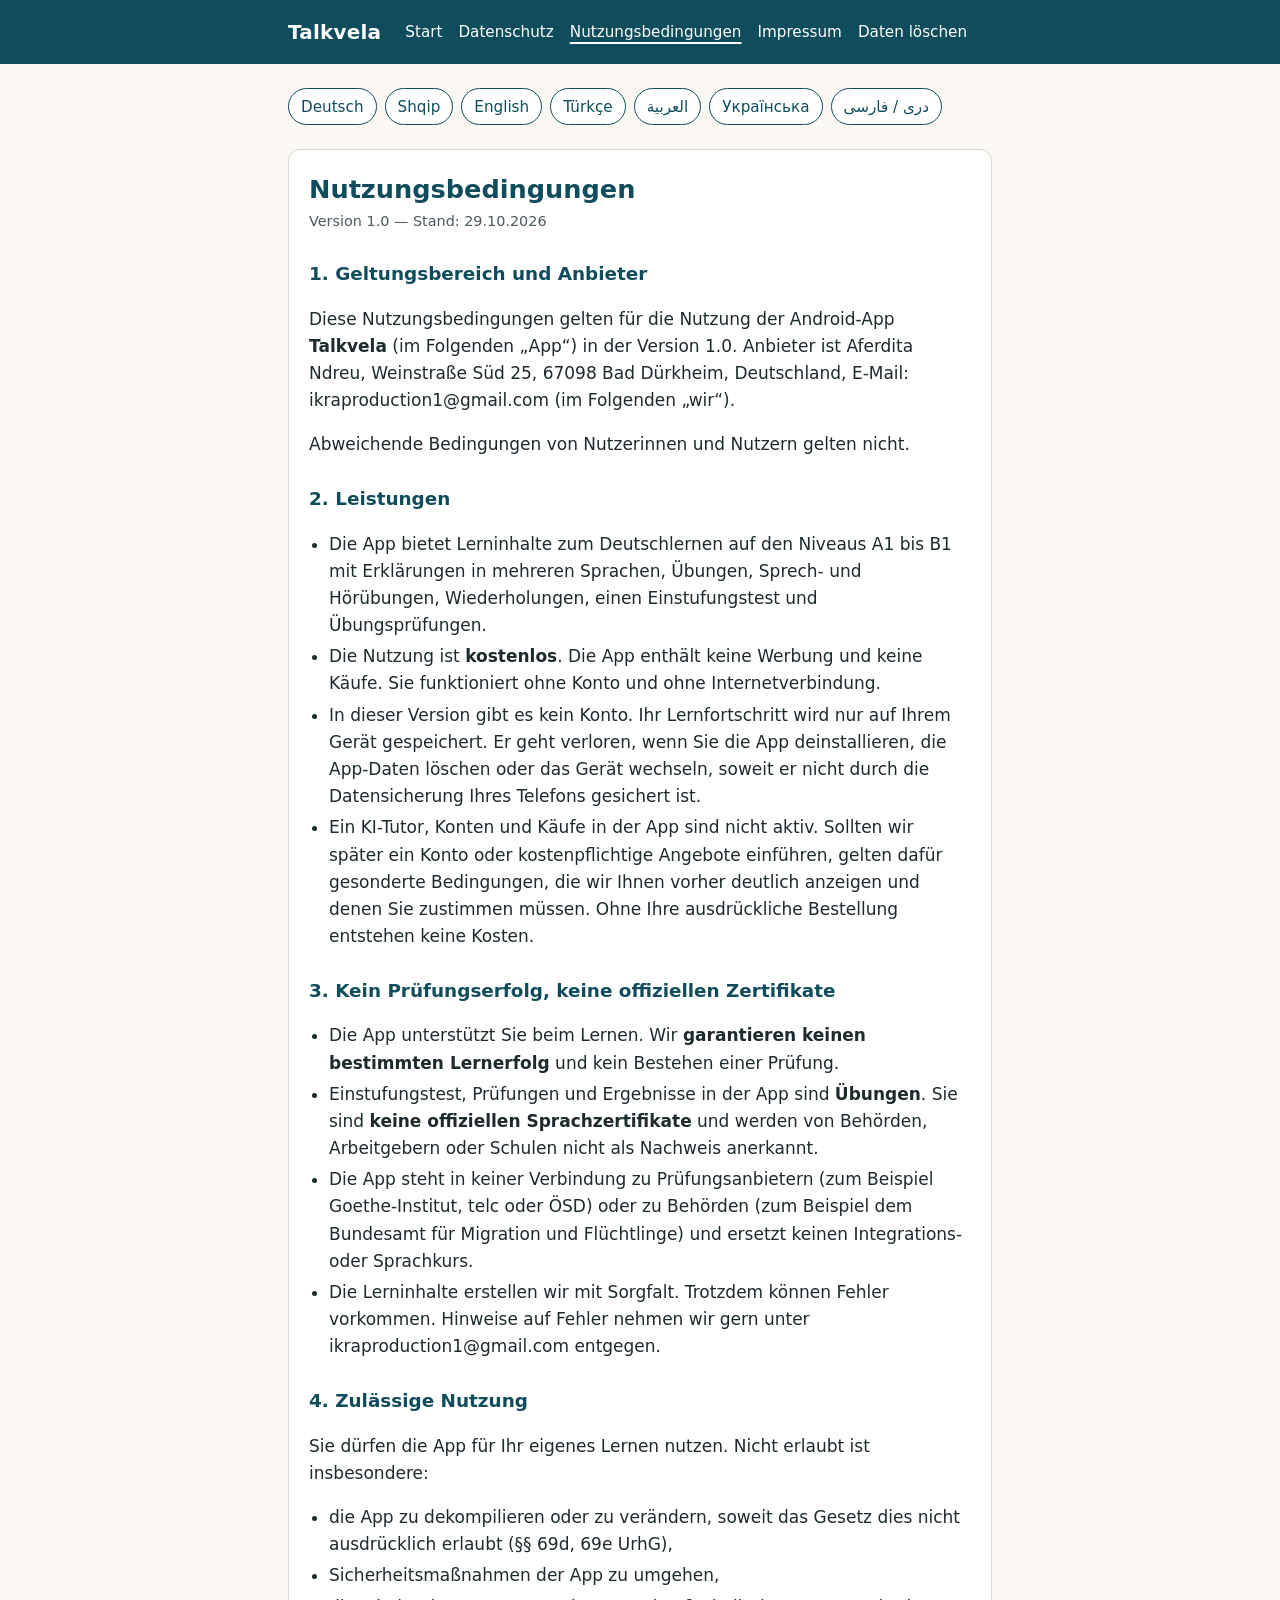
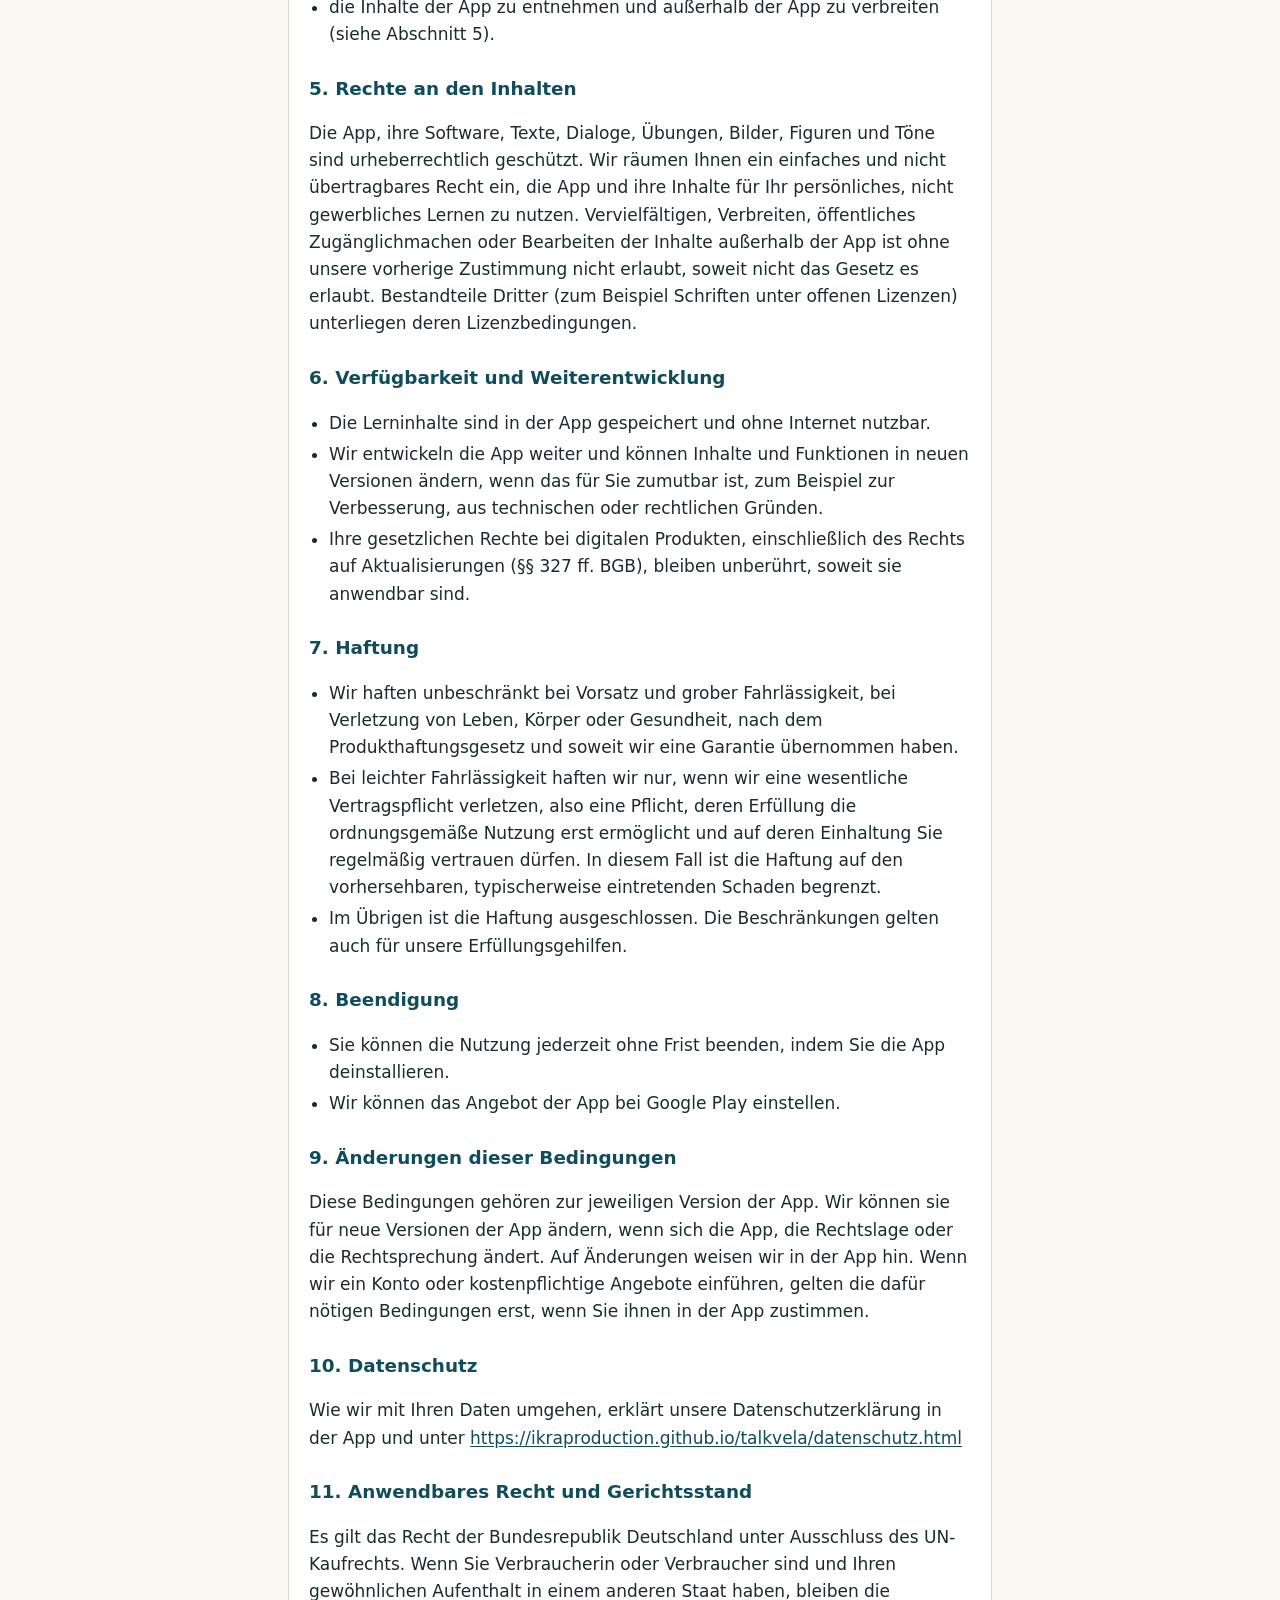
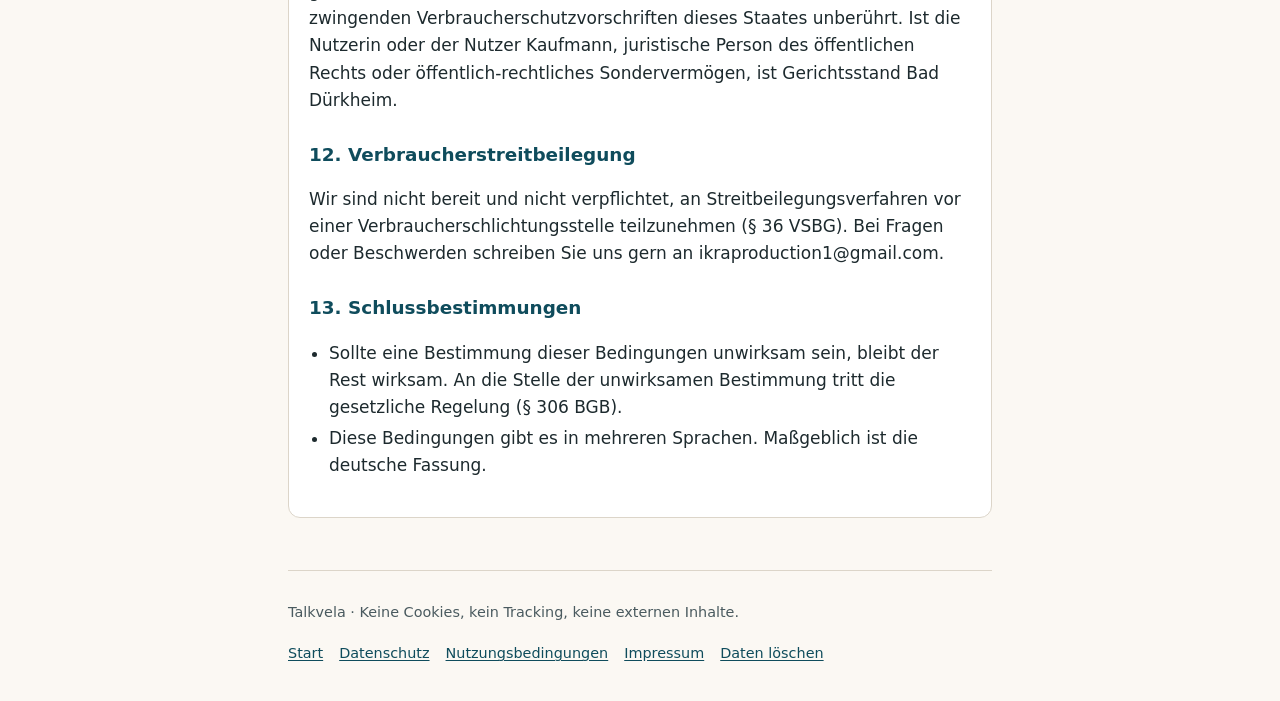
<file: nutzungsbedingungen.html>
<!doctype html>
<html lang="de">
<head>
<meta charset="utf-8">
<meta name="viewport" content="width=device-width, initial-scale=1">
<meta name="referrer" content="no-referrer">
<meta name="color-scheme" content="light">
<title>Nutzungsbedingungen – Talkvela</title>
<style>:root{--brand:#0F4C5C;--bg:#FBF8F3;--text:#1d2a2e;--muted:#4a5a5f;--line:#dcd5c9;--card:#ffffff}
*{box-sizing:border-box}
html{-webkit-text-size-adjust:100%}
body{margin:0;background:var(--bg);color:var(--text);font:1.0625rem/1.6 system-ui,-apple-system,"Segoe UI",Roboto,"Noto Sans","Noto Sans Arabic",Tahoma,Arial,sans-serif}
a{color:var(--brand);text-underline-offset:2px}
a:focus-visible{outline:3px solid var(--brand);outline-offset:2px;border-radius:2px}
.skip{position:absolute;left:-999px;top:0;background:var(--brand);color:#fff;padding:.5rem 1rem;z-index:2}
.skip:focus{left:1rem;top:1rem}
header{background:var(--brand);color:#fff}
header .wrap{display:flex;flex-wrap:wrap;align-items:center;gap:.5rem 1.5rem;padding-top:.9rem;padding-bottom:.9rem}
.brand{color:#fff;font-weight:700;font-size:1.25rem;text-decoration:none;letter-spacing:.01em}
header nav ul{list-style:none;margin:0;padding:0;display:flex;flex-wrap:wrap;gap:.25rem 1rem}
header nav a{color:#fff;text-decoration:none;font-size:.95rem}
header nav a[aria-current=page]{text-decoration:underline;text-decoration-thickness:2px;text-underline-offset:5px}
header nav a:focus-visible{outline-color:#fff}
.wrap{max-width:46rem;margin:0 auto;padding-left:16px;padding-right:16px}
.langs{margin:1.25rem 0 0}
.langs ul{list-style:none;padding:0;margin:0;display:flex;flex-wrap:wrap;gap:.5rem}
.langs a{display:inline-block;padding:.35rem .75rem;border:1px solid var(--brand);border-radius:999px;text-decoration:none;font-size:.95rem;background:var(--card)}
.langs a:hover{background:var(--brand);color:#fff}
main{padding-bottom:2rem}
section.lang{display:none;background:var(--card);border:1px solid var(--line);border-radius:12px;padding:.5rem 1.25rem 1.25rem;margin:1.25rem 0;overflow-wrap:anywhere}
section.lang:target,#de{display:block}
main:has(section.lang:target) #de:not(:target){display:none}
h2{color:var(--brand);font-size:1.6rem;line-height:1.25;margin:1rem 0 .25rem}
h3{color:var(--brand);font-size:1.15rem;margin:1.6rem 0 .4rem}
p.meta{color:var(--muted);font-size:.9rem;margin-top:0}
ul{padding-inline-start:1.25rem}
li{margin:.25rem 0}
li.cont{list-style:none}
[dir=rtl]{text-align:right}
footer{border-top:1px solid var(--line);color:var(--muted);font-size:.9rem;padding:1rem 0 2rem}
footer ul{list-style:none;padding:0;display:flex;flex-wrap:wrap;gap:.25rem 1rem;margin:.5rem 0 0}
@media print{header nav,.langs,.skip{display:none}section.lang{display:block!important;border:0}}
</style>
</head>
<body>
<a class="skip" href="#inhalt">Zum Inhalt springen</a>
<header><div class="wrap">
<a class="brand" href="index.html">Talkvela</a>
<nav aria-label="Seiten"><ul><li><a href="index.html">Start</a></li><li><a href="datenschutz.html">Datenschutz</a></li><li><a href="nutzungsbedingungen.html" aria-current="page">Nutzungsbedingungen</a></li><li><a href="impressum.html">Impressum</a></li><li><a href="konto-loeschen.html">Daten löschen</a></li></ul></nav>
</div></header>
<div class="wrap">
<nav class="langs" aria-label="Sprache / Language"><ul><li><a href="#de" lang="de" dir="ltr" hreflang="de">Deutsch</a></li><li><a href="#sq" lang="sq" dir="ltr" hreflang="sq">Shqip</a></li><li><a href="#en" lang="en" dir="ltr" hreflang="en">English</a></li><li><a href="#tr" lang="tr" dir="ltr" hreflang="tr">Türkçe</a></li><li><a href="#ar" lang="ar" dir="rtl" hreflang="ar">العربية</a></li><li><a href="#uk" lang="uk" dir="ltr" hreflang="uk">Українська</a></li><li><a href="#fa" lang="fa" dir="rtl" hreflang="fa">دری / فارسی</a></li></ul></nav>
<main id="inhalt">
<section class="lang" id="de" lang="de" dir="ltr" aria-label="Deutsch">
<h2>Nutzungsbedingungen</h2>
<p class="meta">Version 1.0 — Stand: 29.10.2026</p>
<h3>1. Geltungsbereich und Anbieter</h3>
<p>Diese Nutzungsbedingungen gelten für die Nutzung der Android-App <strong>Talkvela</strong> (im Folgenden „App“) in der Version 1.0. Anbieter ist Aferdita Ndreu, Weinstraße Süd 25, 67098 Bad Dürkheim, Deutschland, E-Mail: ikraproduction1@gmail.com (im Folgenden „wir“).</p>
<p>Abweichende Bedingungen von Nutzerinnen und Nutzern gelten nicht.</p>
<h3>2. Leistungen</h3>
<ul>
<li>Die App bietet Lerninhalte zum Deutschlernen auf den Niveaus A1 bis B1 mit Erklärungen in mehreren Sprachen, Übungen, Sprech- und Hörübungen, Wiederholungen, einen Einstufungstest und Übungsprüfungen.</li>
<li>Die Nutzung ist <strong>kostenlos</strong>. Die App enthält keine Werbung und keine Käufe. Sie funktioniert ohne Konto und ohne Internetverbindung.</li>
<li>In dieser Version gibt es kein Konto. Ihr Lernfortschritt wird nur auf Ihrem Gerät gespeichert. Er geht verloren, wenn Sie die App deinstallieren, die App-Daten löschen oder das Gerät wechseln, soweit er nicht durch die Datensicherung Ihres Telefons gesichert ist.</li>
<li>Ein KI-Tutor, Konten und Käufe in der App sind nicht aktiv. Sollten wir später ein Konto oder kostenpflichtige Angebote einführen, gelten dafür gesonderte Bedingungen, die wir Ihnen vorher deutlich anzeigen und denen Sie zustimmen müssen. Ohne Ihre ausdrückliche Bestellung entstehen keine Kosten.</li>
</ul>
<h3>3. Kein Prüfungserfolg, keine offiziellen Zertifikate</h3>
<ul>
<li>Die App unterstützt Sie beim Lernen. Wir <strong>garantieren keinen bestimmten Lernerfolg</strong> und kein Bestehen einer Prüfung.</li>
<li>Einstufungstest, Prüfungen und Ergebnisse in der App sind <strong>Übungen</strong>. Sie sind <strong>keine offiziellen Sprachzertifikate</strong> und werden von Behörden, Arbeitgebern oder Schulen nicht als Nachweis anerkannt.</li>
<li>Die App steht in keiner Verbindung zu Prüfungsanbietern (zum Beispiel Goethe-Institut, telc oder ÖSD) oder zu Behörden (zum Beispiel dem Bundesamt für Migration und Flüchtlinge) und ersetzt keinen Integrations- oder Sprachkurs.</li>
<li>Die Lerninhalte erstellen wir mit Sorgfalt. Trotzdem können Fehler vorkommen. Hinweise auf Fehler nehmen wir gern unter ikraproduction1@gmail.com entgegen.</li>
</ul>
<h3>4. Zulässige Nutzung</h3>
<p>Sie dürfen die App für Ihr eigenes Lernen nutzen. Nicht erlaubt ist insbesondere:</p>
<ul>
<li>die App zu dekompilieren oder zu verändern, soweit das Gesetz dies nicht ausdrücklich erlaubt (§§ 69d, 69e UrhG),</li>
<li>Sicherheitsmaßnahmen der App zu umgehen,</li>
<li>die Inhalte der App zu entnehmen und außerhalb der App zu verbreiten (siehe Abschnitt 5).</li>
</ul>
<h3>5. Rechte an den Inhalten</h3>
<p>Die App, ihre Software, Texte, Dialoge, Übungen, Bilder, Figuren und Töne sind urheberrechtlich geschützt. Wir räumen Ihnen ein einfaches und nicht übertragbares Recht ein, die App und ihre Inhalte für Ihr persönliches, nicht gewerbliches Lernen zu nutzen. Vervielfältigen, Verbreiten, öffentliches Zugänglichmachen oder Bearbeiten der Inhalte außerhalb der App ist ohne unsere vorherige Zustimmung nicht erlaubt, soweit nicht das Gesetz es erlaubt. Bestandteile Dritter (zum Beispiel Schriften unter offenen Lizenzen) unterliegen deren Lizenzbedingungen.</p>
<h3>6. Verfügbarkeit und Weiterentwicklung</h3>
<ul>
<li>Die Lerninhalte sind in der App gespeichert und ohne Internet nutzbar.</li>
<li>Wir entwickeln die App weiter und können Inhalte und Funktionen in neuen Versionen ändern, wenn das für Sie zumutbar ist, zum Beispiel zur Verbesserung, aus technischen oder rechtlichen Gründen.</li>
<li>Ihre gesetzlichen Rechte bei digitalen Produkten, einschließlich des Rechts auf Aktualisierungen (§§ 327 ff. BGB), bleiben unberührt, soweit sie anwendbar sind.</li>
</ul>
<h3>7. Haftung</h3>
<ul>
<li>Wir haften unbeschränkt bei Vorsatz und grober Fahrlässigkeit, bei Verletzung von Leben, Körper oder Gesundheit, nach dem Produkthaftungsgesetz und soweit wir eine Garantie übernommen haben.</li>
<li>Bei leichter Fahrlässigkeit haften wir nur, wenn wir eine wesentliche Vertragspflicht verletzen, also eine Pflicht, deren Erfüllung die ordnungsgemäße Nutzung erst ermöglicht und auf deren Einhaltung Sie regelmäßig vertrauen dürfen. In diesem Fall ist die Haftung auf den vorhersehbaren, typischerweise eintretenden Schaden begrenzt.</li>
<li>Im Übrigen ist die Haftung ausgeschlossen. Die Beschränkungen gelten auch für unsere Erfüllungsgehilfen.</li>
</ul>
<h3>8. Beendigung</h3>
<ul>
<li>Sie können die Nutzung jederzeit ohne Frist beenden, indem Sie die App deinstallieren.</li>
<li>Wir können das Angebot der App bei Google Play einstellen.</li>
</ul>
<h3>9. Änderungen dieser Bedingungen</h3>
<p>Diese Bedingungen gehören zur jeweiligen Version der App. Wir können sie für neue Versionen der App ändern, wenn sich die App, die Rechtslage oder die Rechtsprechung ändert. Auf Änderungen weisen wir in der App hin. Wenn wir ein Konto oder kostenpflichtige Angebote einführen, gelten die dafür nötigen Bedingungen erst, wenn Sie ihnen in der App zustimmen.</p>
<h3>10. Datenschutz</h3>
<p>Wie wir mit Ihren Daten umgehen, erklärt unsere Datenschutzerklärung in der App und unter <a href="https://ikraproduction.github.io/talkvela/datenschutz.html" dir="ltr">https://ikraproduction.github.io/talkvela/datenschutz.html</a></p>
<h3>11. Anwendbares Recht und Gerichtsstand</h3>
<p>Es gilt das Recht der Bundesrepublik Deutschland unter Ausschluss des UN-Kaufrechts. Wenn Sie Verbraucherin oder Verbraucher sind und Ihren gewöhnlichen Aufenthalt in einem anderen Staat haben, bleiben die zwingenden Verbraucherschutzvorschriften dieses Staates unberührt. Ist die Nutzerin oder der Nutzer Kaufmann, juristische Person des öffentlichen Rechts oder öffentlich-rechtliches Sondervermögen, ist Gerichtsstand Bad Dürkheim.</p>
<h3>12. Verbraucherstreitbeilegung</h3>
<p>Wir sind nicht bereit und nicht verpflichtet, an Streitbeilegungsverfahren vor einer Verbraucherschlichtungsstelle teilzunehmen (§ 36 VSBG). Bei Fragen oder Beschwerden schreiben Sie uns gern an ikraproduction1@gmail.com.</p>
<h3>13. Schlussbestimmungen</h3>
<ul>
<li>Sollte eine Bestimmung dieser Bedingungen unwirksam sein, bleibt der Rest wirksam. An die Stelle der unwirksamen Bestimmung tritt die gesetzliche Regelung (§ 306 BGB).</li>
<li>Diese Bedingungen gibt es in mehreren Sprachen. Maßgeblich ist die deutsche Fassung.</li>
</ul>
</section>
<section class="lang" id="sq" lang="sq" dir="ltr" aria-label="Shqip">
<h2>Kushtet e përdorimit</h2>
<p class="meta">Version 1.0 — Stand: 29.10.2026</p>
<p>Ky është një përkthim për lehtësinë tuaj. Detyruese nga ana ligjore është vetëm versioni gjermanisht.</p>
<h3>1. Fusha e zbatimit dhe ofruesi</h3>
<p>Këto kushte përdorimi vlejnë për përdorimin e aplikacionit Android <strong>Talkvela</strong> (më poshtë „aplikacioni“) në versionin 1.0. Ofruesi është Aferdita Ndreu, Weinstraße Süd 25, 67098 Bad Dürkheim, Gjermani, email: ikraproduction1@gmail.com (më poshtë „ne“).</p>
<p>Kushte të ndryshme të përdoruesve nuk vlejnë.</p>
<h3>2. Shërbimet</h3>
<ul>
<li>Aplikacioni ofron përmbajtje për të mësuar gjermanisht në nivelet A1 deri B1, me shpjegime në disa gjuhë, ushtrime, ushtrime të foluri dhe dëgjimi, përsëritje, një test niveli dhe provime ushtrimi.</li>
<li>Përdorimi është <strong>falas</strong>. Aplikacioni nuk ka reklama dhe nuk ka blerje. Punon pa llogari dhe pa internet.</li>
<li>Në këtë version nuk ka llogari. Progresi juaj mësimor ruhet vetëm në pajisjen tuaj. Ai humbet nëse e çinstaloni aplikacionin, fshini të dhënat e tij ose ndërroni pajisje, përveç nëse ruhet nga kopja rezervë e telefonit tuaj.</li>
<li>Mësuesi AI, llogaritë dhe blerjet në aplikacion nuk janë aktive. Nëse më vonë futim një llogari ose oferta me pagesë, për to do të vlejnë kushte të veçanta, që do t'jua tregojmë qartë më parë dhe që duhet t'i pranoni. Pa porosinë tuaj të shprehur nuk lind asnjë kosto.</li>
</ul>
<h3>3. Asnjë garanci për provimin, asnjë certifikatë zyrtare</h3>
<ul>
<li>Aplikacioni ju ndihmon të mësoni. Ne <strong>nuk garantojmë një sukses të caktuar mësimor</strong> dhe as kalimin e ndonjë provimi.</li>
<li>Testi i nivelit, provimet dhe rezultatet në aplikacion janë <strong>ushtrime</strong>. Ato <strong>nuk janë certifikata zyrtare gjuhe</strong> dhe nuk pranohen si dëshmi nga autoritetet, punëdhënësit ose shkollat.</li>
<li>Aplikacioni nuk ka asnjë lidhje me ofruesit e provimeve (p.sh. Goethe-Institut, telc ose ÖSD) ose me autoritetet (p.sh. Zyra Federale për Migracionin dhe Refugjatët, BAMF) dhe nuk zëvendëson një kurs integrimi ose gjuhe.</li>
<li>Përmbajtjet mësimore i krijojmë me kujdes. Megjithatë mund të ketë gabime. Njoftimet për gabime i presim me kënaqësi te ikraproduction1@gmail.com.</li>
</ul>
<h3>4. Përdorimi i lejuar</h3>
<p>Aplikacionin mund ta përdorni për mësimin tuaj. Veçanërisht nuk lejohet:</p>
<ul>
<li>të dekompiloni ose të ndryshoni aplikacionin, përveç kur ligji e lejon shprehimisht (§§ 69d, 69e i Ligjit gjerman për të drejtën e autorit, UrhG),</li>
<li>të anashkaloni masat e sigurisë së aplikacionit,</li>
<li>të nxirrni përmbajtjen e aplikacionit dhe ta shpërndani jashtë tij (shih pjesën 5).</li>
</ul>
<h3>5. Të drejtat mbi përmbajtjen</h3>
<p>Aplikacioni, softueri, tekstet, dialogët, ushtrimet, figurat, personazhet dhe tingujt e tij mbrohen nga e drejta e autorit. Ne ju japim një të drejtë të thjeshtë dhe të patransferueshme për ta përdorur aplikacionin dhe përmbajtjen e tij për mësimin tuaj personal, jo tregtar. Kopjimi, shpërndarja, vënia në dispozicion publik ose përpunimi i përmbajtjes jashtë aplikacionit nuk lejohet pa pëlqimin tonë paraprak, përveç kur e lejon ligji. Pjesët e palëve të treta (p.sh. shkronja me licenca të hapura) u nënshtrohen kushteve të licencave të tyre.</p>
<h3>6. Disponueshmëria dhe zhvillimi i mëtejshëm</h3>
<ul>
<li>Përmbajtjet mësimore janë të ruajtura në aplikacion dhe përdoren pa internet.</li>
<li>Ne e zhvillojmë aplikacionin më tej dhe mund të ndryshojmë përmbajtje dhe funksione në versione të reja kur kjo është e arsyeshme për ju, p.sh. për përmirësim ose për arsye teknike ose ligjore.</li>
<li>Të drejtat tuaja ligjore për produktet dixhitale, përfshirë të drejtën për përditësime (§§ 327 e në vazhdim të Kodit Civil gjerman, BGB), nuk preken, për aq sa zbatohen.</li>
</ul>
<h3>7. Përgjegjësia</h3>
<ul>
<li>Ne mbajmë përgjegjësi të pakufizuar për dashje dhe pakujdesi të rëndë, për dëmtim të jetës, trupit ose shëndetit, sipas Ligjit gjerman për përgjegjësinë për produktet dhe për aq sa kemi dhënë një garanci.</li>
<li>Në rast pakujdesie të lehtë mbajmë përgjegjësi vetëm nëse shkelim një detyrim thelbësor kontraktor, pra një detyrim përmbushja e të cilit e bën të mundur përdorimin e rregullt dhe te respektimi i të cilit mund të mbështeteni rregullisht. Në këtë rast përgjegjësia kufizohet te dëmi i parashikueshëm, tipik për këtë lloj kontrate.</li>
<li>Në rastet e tjera përgjegjësia përjashtohet. Këto kufizime vlejnë edhe për ndihmësit tanë.</li>
</ul>
<h3>8. Përfundimi i përdorimit</h3>
<ul>
<li>Përdorimin mund ta përfundoni në çdo kohë pa afat, duke e çinstaluar aplikacionin.</li>
<li>Ne mund ta ndalojmë ofrimin e aplikacionit në Google Play.</li>
</ul>
<h3>9. Ndryshimet e këtyre kushteve</h3>
<p>Këto kushte i përkasin versionit përkatës të aplikacionit. Mund t'i ndryshojmë për versione të reja të aplikacionit nëse ndryshon aplikacioni, ligji ose praktika gjyqësore. Për ndryshimet ju njoftojmë në aplikacion. Nëse futim një llogari ose oferta me pagesë, kushtet e nevojshme për to vlejnë vetëm kur i pranoni në aplikacion.</p>
<h3>10. Mbrojtja e të dhënave</h3>
<p>Si i trajtojmë të dhënat tuaja, e shpjegon politika jonë e privatësisë në aplikacion dhe te <a href="https://ikraproduction.github.io/talkvela/datenschutz.html" dir="ltr">https://ikraproduction.github.io/talkvela/datenschutz.html</a></p>
<h3>11. Ligji i zbatueshëm dhe gjykata kompetente</h3>
<p>Zbatohet ligji i Republikës Federale të Gjermanisë, duke përjashtuar Konventën e OKB-së për shitjen ndërkombëtare të mallrave. Nëse jeni konsumator dhe vendbanimi juaj i zakonshëm është në një shtet tjetër, rregullat e detyrueshme të mbrojtjes së konsumatorit të atij shteti nuk preken. Nëse përdoruesi është tregtar, person juridik i së drejtës publike ose fond i veçantë publik, gjykata kompetente është Bad Dürkheim.</p>
<h3>12. Zgjidhja e mosmarrëveshjeve me konsumatorët</h3>
<p>Nuk jemi të gatshëm dhe as të detyruar të marrim pjesë në procedura për zgjidhjen e mosmarrëveshjeve para një organi pajtimi për konsumatorët (§ 36 i Ligjit gjerman VSBG). Për pyetje ose ankesa na shkruani te ikraproduction1@gmail.com.</p>
<h3>13. Dispozitat përfundimtare</h3>
<ul>
<li>Nëse një dispozitë e këtyre kushteve është e pavlefshme, pjesa tjetër mbetet e vlefshme. Në vend të dispozitës së pavlefshme zbatohet rregulli ligjor (§ 306 BGB).</li>
<li>Këto kushte ekzistojnë në disa gjuhë. Vendimtar është versioni gjermanisht.</li>
</ul>
</section>
<section class="lang" id="en" lang="en" dir="ltr" aria-label="English">
<h2>Terms of Use</h2>
<p class="meta">Version 1.0 — Stand: 29.10.2026</p>
<p>This is a translation for your convenience. Only the German version is legally binding.</p>
<h3>1. Scope and provider</h3>
<p>These terms of use apply to the use of the Android app <strong>Talkvela</strong> (the &quot;app&quot;) in version 1.0. The provider is Aferdita Ndreu, Weinstraße Süd 25, 67098 Bad Dürkheim, Germany, e-mail: ikraproduction1@gmail.com (&quot;we&quot;).</p>
<p>Differing terms of users do not apply.</p>
<h3>2. Services</h3>
<ul>
<li>The app offers learning content for German at levels A1 to B1 with explanations in several languages, exercises, speaking and listening exercises, reviews, a placement test and practice exams.</li>
<li>Use is <strong>free of charge</strong>. The app contains no advertising and no purchases. It works without an account and without an internet connection.</li>
<li>In this version there is no account. Your learning progress is stored only on your device. It is lost if you uninstall the app, clear the app's data or change devices, unless it is saved by your phone's data backup.</li>
<li>An AI tutor, accounts and in-app purchases are not active. If we introduce an account or paid offers later, separate terms will apply to them, which we will show you clearly beforehand and to which you must agree. No costs arise without your express order.</li>
</ul>
<h3>3. No exam success, no official certificates</h3>
<ul>
<li>The app supports your learning. We <strong>do not guarantee any particular learning success</strong> or the passing of any exam.</li>
<li>The placement test, exams and results in the app are <strong>practice</strong>. They are <strong>not official language certificates</strong> and are not recognised as proof by authorities, employers or schools.</li>
<li>The app has no connection with exam providers (for example Goethe-Institut, telc or ÖSD) or with authorities (for example the Federal Office for Migration and Refugees, BAMF) and does not replace an integration or language course.</li>
<li>We create the learning content with care. Errors can still occur. We are glad to receive reports of errors at ikraproduction1@gmail.com.</li>
</ul>
<h3>4. Acceptable use</h3>
<p>You may use the app for your own learning. In particular, it is not allowed:</p>
<ul>
<li>to decompile or modify the app, unless the law expressly allows it (Sections 69d, 69e of the German Copyright Act, UrhG),</li>
<li>to bypass the app's security measures,</li>
<li>to extract the content of the app and distribute it outside the app (see section 5).</li>
</ul>
<h3>5. Rights to the content</h3>
<p>The app, its software, texts, dialogues, exercises, pictures, characters and sounds are protected by copyright. We grant you a simple and non-transferable right to use the app and its content for your personal, non-commercial learning. Copying, distributing, making publicly available or adapting the content outside the app is not allowed without our prior consent, unless the law allows it. Third-party components (for example fonts under open licences) are subject to their licence terms.</p>
<h3>6. Availability and further development</h3>
<ul>
<li>The learning content is stored in the app and can be used without the internet.</li>
<li>We develop the app further and may change content and features in new versions where this is reasonable for you, for example for improvement or for technical or legal reasons.</li>
<li>Your statutory rights regarding digital products, including the right to updates (Sections 327 ff. of the German Civil Code, BGB), remain unaffected, insofar as they apply.</li>
</ul>
<h3>7. Liability</h3>
<ul>
<li>We are liable without limitation for intent and gross negligence, for injury to life, body or health, under the German Product Liability Act and insofar as we have given a guarantee.</li>
<li>In cases of slight negligence we are liable only if we breach an essential contractual obligation, that is, an obligation whose fulfilment makes proper use possible in the first place and on whose observance you may regularly rely. In this case liability is limited to the foreseeable damage typical for this kind of contract.</li>
<li>Otherwise liability is excluded. These limitations also apply to our vicarious agents.</li>
</ul>
<h3>8. Ending use</h3>
<ul>
<li>You can stop using the app at any time without notice by uninstalling it.</li>
<li>We may stop offering the app on Google Play.</li>
</ul>
<h3>9. Changes to these terms</h3>
<p>These terms belong to the respective version of the app. We may change them for new versions of the app if the app, the law or case law changes. We will point out changes in the app. If we introduce an account or paid offers, the terms needed for them apply only when you agree to them in the app.</p>
<h3>10. Data protection</h3>
<p>How we handle your data is explained in our privacy policy in the app and at <a href="https://ikraproduction.github.io/talkvela/datenschutz.html" dir="ltr">https://ikraproduction.github.io/talkvela/datenschutz.html</a></p>
<h3>11. Governing law and place of jurisdiction</h3>
<p>The law of the Federal Republic of Germany applies, excluding the UN Convention on Contracts for the International Sale of Goods. If you are a consumer and your habitual residence is in another country, the mandatory consumer protection rules of that country remain unaffected. If the user is a merchant, a legal entity under public law or a special fund under public law, the place of jurisdiction is Bad Dürkheim.</p>
<h3>12. Consumer dispute resolution</h3>
<p>We are neither willing nor obliged to take part in dispute resolution proceedings before a consumer arbitration board (Section 36 of the German Consumer Dispute Resolution Act, VSBG). If you have questions or complaints, please write to us at ikraproduction1@gmail.com.</p>
<h3>13. Final provisions</h3>
<ul>
<li>If any provision of these terms is invalid, the rest remains valid. The invalid provision is replaced by the statutory rule (Section 306 BGB).</li>
<li>These terms are available in several languages. The German version prevails.</li>
</ul>
</section>
<section class="lang" id="tr" lang="tr" dir="ltr" aria-label="Türkçe">
<h2>Kullanım Koşulları</h2>
<p class="meta">Version 1.0 — Stand: 29.10.2026</p>
<p>Bu çeviri size kolaylık sağlamak içindir. Hukuken yalnızca Almanca metin bağlayıcıdır.</p>
<h3>1. Kapsam ve sağlayıcı</h3>
<p>Bu kullanım koşulları, Android uygulaması <strong>Talkvela</strong>'nın (aşağıda &quot;uygulama&quot;) 1.0 sürümünün kullanımı için geçerlidir. Sağlayıcı: Aferdita Ndreu, Weinstraße Süd 25, 67098 Bad Dürkheim, Almanya, e-posta: ikraproduction1@gmail.com (aşağıda &quot;biz&quot;).</p>
<p>Kullanıcıların farklı koşulları geçerli değildir.</p>
<h3>2. Hizmetler</h3>
<ul>
<li>Uygulama, A1–B1 seviyelerinde Almanca öğrenmek için birçok dilde açıklamalar, alıştırmalar, konuşma ve dinleme alıştırmaları, tekrarlar, bir seviye testi ve alıştırma sınavları sunar.</li>
<li>Kullanım <strong>ücretsizdir</strong>. Uygulamada reklam ve satın alma yoktur. Uygulama hesap olmadan ve internet bağlantısı olmadan çalışır.</li>
<li>Bu sürümde hesap yoktur. Öğrenme ilerlemeniz yalnızca cihazınızda saklanır. Telefonunuzun veri yedeklemesi tarafından yedeklenmediği sürece, uygulamayı kaldırdığınızda, uygulama verilerini sildiğinizde veya cihaz değiştirdiğinizde kaybolur.</li>
<li>Yapay zekâ öğretmeni, hesaplar ve uygulama içi satın almalar etkin değildir. İleride bir hesap veya ücretli teklifler sunarsak, bunlar için size önceden açıkça göstereceğimiz ve kabul etmeniz gereken ayrı koşullar geçerli olur. Açık siparişiniz olmadan hiçbir ücret doğmaz.</li>
</ul>
<h3>3. Sınav başarısı garantisi yok, resmî sertifika yok</h3>
<ul>
<li>Uygulama öğrenmenizi destekler. <strong>Belirli bir öğrenme başarısını</strong> veya herhangi bir sınavı geçmenizi <strong>garanti etmeyiz</strong>.</li>
<li>Uygulamadaki seviye testi, sınavlar ve sonuçlar <strong>alıştırmadır</strong>. Bunlar <strong>resmî dil sertifikası değildir</strong> ve resmî makamlar, işverenler veya okullar tarafından belge olarak kabul edilmez.</li>
<li>Uygulamanın sınav kurumlarıyla (örneğin Goethe-Institut, telc veya ÖSD) ya da resmî makamlarla (örneğin Federal Göç ve Mülteciler Dairesi, BAMF) hiçbir bağlantısı yoktur ve bir uyum veya dil kursunun yerini tutmaz.</li>
<li>Ders içeriklerini özenle hazırlıyoruz. Yine de hatalar olabilir. Hata bildirimlerinizi ikraproduction1@gmail.com adresinden memnuniyetle alırız.</li>
</ul>
<h3>4. İzin verilen kullanım</h3>
<p>Uygulamayı kendi öğrenmeniz için kullanabilirsiniz. Özellikle şunlar yasaktır:</p>
<ul>
<li>yasanın açıkça izin verdiği durumlar dışında uygulamayı kaynak koda dönüştürmek veya değiştirmek (Alman Telif Hakkı Kanunu UrhG § 69d, § 69e),</li>
<li>uygulamanın güvenlik önlemlerini aşmak,</li>
<li>uygulamanın içeriğini çıkarıp uygulama dışında dağıtmak (bkz. bölüm 5).</li>
</ul>
<h3>5. İçerik üzerindeki haklar</h3>
<p>Uygulama, yazılımı, metinleri, diyalogları, alıştırmaları, resimleri, karakterleri ve sesleri telif hakkıyla korunmaktadır. Size, uygulamayı ve içeriğini kişisel, ticari olmayan öğrenmeniz için kullanma konusunda basit ve devredilemez bir hak tanırız. Yasanın izin verdiği durumlar dışında, içeriğin uygulama dışında çoğaltılması, dağıtılması, kamuya sunulması veya işlenmesi önceden iznimiz olmadan yasaktır. Üçüncü taraf bileşenleri (örneğin açık lisanslı yazı tipleri) kendi lisans koşullarına tabidir.</p>
<h3>6. Erişilebilirlik ve geliştirme</h3>
<ul>
<li>Ders içerikleri uygulamada kayıtlıdır ve internet olmadan kullanılabilir.</li>
<li>Uygulamayı geliştirmeye devam ederiz ve sizin için makul olduğu ölçüde, örneğin iyileştirme ya da teknik veya hukuki nedenlerle yeni sürümlerde içerik ve işlevleri değiştirebiliriz.</li>
<li>Dijital ürünlere ilişkin yasal haklarınız, güncelleme hakkı dahil (Alman Medeni Kanunu BGB § 327 vd.), uygulanabildikleri ölçüde saklıdır.</li>
</ul>
<h3>7. Sorumluluk</h3>
<ul>
<li>Kast ve ağır ihmal, hayata, vücuda veya sağlığa zarar verilmesi hallerinde, Alman Ürün Sorumluluğu Kanunu uyarınca ve bir garanti verdiğimiz ölçüde sınırsız sorumluyuz.</li>
<li>Hafif ihmal halinde yalnızca temel bir sözleşme yükümlülüğünü ihlal edersek sorumluyuz; yani yerine getirilmesi uygulamanın düzgün kullanımını mümkün kılan ve uyulacağına düzenli olarak güvenebileceğiniz bir yükümlülük. Bu durumda sorumluluk, öngörülebilir ve bu tür sözleşmeler için tipik olan zararla sınırlıdır.</li>
<li>Bunun dışında sorumluluk hariç tutulmuştur. Bu sınırlamalar yardımcılarımız için de geçerlidir.</li>
</ul>
<h3>8. Kullanımın sona ermesi</h3>
<ul>
<li>Uygulamayı kaldırarak kullanımı istediğiniz zaman süre gözetmeksizin sona erdirebilirsiniz.</li>
<li>Uygulamayı Google Play'de sunmayı bırakabiliriz.</li>
</ul>
<h3>9. Bu koşullardaki değişiklikler</h3>
<p>Bu koşullar uygulamanın ilgili sürümüne aittir. Uygulama, mevzuat veya yargı içtihadı değişirse bunları uygulamanın yeni sürümleri için değiştirebiliriz. Değişikliklere uygulamada dikkat çekeriz. Bir hesap veya ücretli teklifler sunarsak, bunlar için gerekli koşullar ancak bunları uygulamada kabul ettiğinizde geçerli olur.</p>
<h3>10. Veri koruma</h3>
<p>Verilerinizi nasıl işlediğimizi uygulamadaki ve <a href="https://ikraproduction.github.io/talkvela/datenschutz.html" dir="ltr">https://ikraproduction.github.io/talkvela/datenschutz.html</a> adresindeki gizlilik politikamız açıklar.</p>
<h3>11. Uygulanacak hukuk ve yetkili mahkeme</h3>
<p>BM Satım Sözleşmesi hariç olmak üzere Federal Almanya Cumhuriyeti hukuku uygulanır. Tüketiciyseniz ve olağan ikametgâhınız başka bir ülkedeyse, o ülkenin zorunlu tüketici koruma kuralları saklıdır. Kullanıcı tacir, kamu tüzel kişisi veya kamu hukukuna tabi özel fon ise yetkili mahkeme Bad Dürkheim'dir.</p>
<h3>12. Tüketici uyuşmazlıklarının çözümü</h3>
<p>Bir tüketici hakem kurulu önündeki uyuşmazlık çözüm prosedürlerine katılmaya istekli veya yükümlü değiliz (Alman VSBG § 36). Soru veya şikâyetleriniz için bize ikraproduction1@gmail.com adresinden yazabilirsiniz.</p>
<h3>13. Son hükümler</h3>
<ul>
<li>Bu koşulların bir hükmü geçersiz olursa geri kalanı geçerliliğini korur. Geçersiz hükmün yerine yasal düzenleme geçer (BGB § 306).</li>
<li>Bu koşullar birçok dilde mevcuttur. Almanca metin esastır.</li>
</ul>
</section>
<section class="lang" id="ar" lang="ar" dir="rtl" aria-label="العربية">
<h2>شروط الاستخدام</h2>
<p class="meta">Version 1.0 — Stand: 29.10.2026</p>
<p>هذه ترجمة لتسهيل الفهم. النص الملزم قانونيًا هو النص الألماني فقط.</p>
<h3>1. النطاق والمزوّد</h3>
<p>تسري شروط الاستخدام هذه على استخدام تطبيق أندرويد <strong>Talkvela</strong> (ويُشار إليه فيما يلي بـ«التطبيق») في الإصدار 1.0. المزوّد هو Aferdita Ndreu، Weinstraße Süd 25، 67098 Bad Dürkheim، ألمانيا، البريد الإلكتروني: ikraproduction1@gmail.com (ويُشار إليه فيما يلي بـ«نحن»).</p>
<p>لا تسري أي شروط مخالفة يضعها المستخدمون.</p>
<h3>2. الخدمات</h3>
<ul>
<li>يقدّم التطبيق محتوى لتعلّم الألمانية في المستويات من A1 إلى B1 مع شروح بعدة لغات، وتمارين، وتمارين تحدّث واستماع، ومراجعات، واختبار تحديد مستوى، وامتحانات تدريبية.</li>
<li>الاستخدام <strong>مجاني</strong>. لا يحتوي التطبيق على إعلانات ولا على عمليات شراء. ويعمل دون حساب ودون اتصال بالإنترنت.</li>
<li>لا يوجد حساب في هذا الإصدار. يُحفظ تقدّمك في التعلّم على جهازك فقط. ويضيع إذا ألغيت تثبيت التطبيق أو مسحت بياناته أو غيّرت جهازك، ما لم يكن محفوظًا عبر النسخ الاحتياطي لهاتفك.</li>
<li>المعلّم بالذكاء الاصطناعي والحسابات والشراء داخل التطبيق غير مفعّلة. وإذا قدّمنا لاحقًا حسابًا أو عروضًا مدفوعة، فستسري عليها شروط منفصلة نعرضها عليك بوضوح مسبقًا ويجب أن توافق عليها. لا تنشأ أي تكاليف دون طلبك الصريح.</li>
</ul>
<h3>3. لا ضمان للنجاح في الامتحان، ولا شهادات رسمية</h3>
<ul>
<li>يدعم التطبيق تعلّمك. <strong>لا نضمن نجاحًا معيّنًا في التعلّم</strong> ولا اجتياز أي امتحان.</li>
<li>اختبار تحديد المستوى والامتحانات والنتائج داخل التطبيق هي <strong>تمارين</strong>. وهي <strong>ليست شهادات لغة رسمية</strong>، ولا تعترف بها السلطات أو أصحاب العمل أو المدارس كإثبات.</li>
<li>لا علاقة للتطبيق بالجهات المنظّمة للامتحانات (مثل Goethe-Institut أو telc أو ÖSD) ولا بالسلطات (مثل المكتب الاتحادي للهجرة واللاجئين BAMF)، ولا يحلّ محل دورة الاندماج أو دورة اللغة.</li>
<li>نُعدّ محتوى التعلّم بعناية، ومع ذلك قد تحدث أخطاء. يسعدنا تلقي إشعارات الأخطاء على ikraproduction1@gmail.com.</li>
</ul>
<h3>4. الاستخدام المسموح</h3>
<p>يجوز لك استخدام التطبيق لتعلّمك الشخصي. ويُحظر على وجه الخصوص:</p>
<ul>
<li>تفكيك التطبيق أو تعديله، ما لم يسمح القانون بذلك صراحة (المادتان 69d و 69e من قانون حق المؤلف الألماني UrhG)،</li>
<li>التحايل على تدابير الأمان في التطبيق،</li>
<li>استخراج محتوى التطبيق وتوزيعه خارجه (انظر القسم 5).</li>
</ul>
<h3>5. الحقوق في المحتوى</h3>
<p>التطبيق وبرمجياته ونصوصه وحواراته وتمارينه وصوره وشخصياته وأصواته محمية بحق المؤلف. نمنحك حقًا بسيطًا وغير قابل للنقل لاستخدام التطبيق ومحتواه لتعلّمك الشخصي غير التجاري. يُحظر نسخ المحتوى أو توزيعه أو إتاحته للعموم أو تعديله خارج التطبيق دون موافقتنا المسبقة، ما لم يسمح القانون بذلك. تخضع المكوّنات التابعة لأطراف ثالثة (مثل الخطوط ذات التراخيص المفتوحة) لشروط تراخيصها.</p>
<h3>6. التوفّر والتطوير</h3>
<ul>
<li>محتوى التعلّم محفوظ داخل التطبيق ويمكن استخدامه دون إنترنت.</li>
<li>نواصل تطوير التطبيق ويجوز لنا تغيير المحتوى والوظائف في الإصدارات الجديدة إذا كان ذلك معقولًا بالنسبة إليك، مثلًا للتحسين أو لأسباب تقنية أو قانونية.</li>
<li>تبقى حقوقك القانونية المتعلقة بالمنتجات الرقمية، بما فيها الحق في التحديثات (المادة 327 وما يليها من القانون المدني الألماني BGB)، دون مساس بقدر ما تكون سارية.</li>
</ul>
<h3>7. المسؤولية</h3>
<ul>
<li>نتحمّل المسؤولية دون حدود في حالات العمد والإهمال الجسيم، والإضرار بالحياة أو الجسد أو الصحة، ووفق قانون المسؤولية عن المنتجات الألماني، وبقدر ما قدّمنا ضمانًا.</li>
<li>في حالة الإهمال البسيط لا نتحمّل المسؤولية إلا إذا أخللنا بالتزام تعاقدي جوهري، أي التزام يتيح الوفاء به الاستخدامَ السليم أصلًا ويحق لك عادةً الاعتماد على الالتزام به. وفي هذه الحالة تقتصر المسؤولية على الضرر المتوقّع والنموذجي لهذا النوع من العقود.</li>
<li>وفيما عدا ذلك تُستبعد المسؤولية. وتسري هذه القيود أيضًا على من نستعين بهم.</li>
</ul>
<h3>8. إنهاء الاستخدام</h3>
<ul>
<li>يمكنك إنهاء الاستخدام في أي وقت دون مهلة بإلغاء تثبيت التطبيق.</li>
<li>يجوز لنا التوقف عن تقديم التطبيق على Google Play.</li>
</ul>
<h3>9. التغييرات على هذه الشروط</h3>
<p>تخص هذه الشروط الإصدار المعني من التطبيق. ويجوز لنا تغييرها للإصدارات الجديدة من التطبيق إذا تغيّر التطبيق أو القانون أو الاجتهاد القضائي. سننبّهك إلى التغييرات داخل التطبيق. وإذا قدّمنا حسابًا أو عروضًا مدفوعة، فلا تسري الشروط اللازمة لها إلا بعد موافقتك عليها داخل التطبيق.</p>
<h3>10. حماية البيانات</h3>
<p>تشرح سياسة الخصوصية الخاصة بنا، داخل التطبيق وعلى <a href="https://ikraproduction.github.io/talkvela/datenschutz.html" dir="ltr">https://ikraproduction.github.io/talkvela/datenschutz.html</a> ، كيفية تعاملنا مع بياناتك.</p>
<h3>11. القانون الواجب التطبيق والمحكمة المختصة</h3>
<p>يسري قانون جمهورية ألمانيا الاتحادية مع استبعاد اتفاقية الأمم المتحدة بشأن عقود البيع الدولي للبضائع. إذا كنت مستهلكًا ومحل إقامتك المعتاد في دولة أخرى، تبقى قواعد حماية المستهلك الإلزامية في تلك الدولة سارية. وإذا كان المستخدم تاجرًا أو شخصًا اعتباريًا من أشخاص القانون العام أو صندوقًا خاصًا عامًا، فالمحكمة المختصة هي Bad Dürkheim.</p>
<h3>12. تسوية نزاعات المستهلكين</h3>
<p>لسنا مستعدين ولا ملزمين بالمشاركة في إجراءات تسوية النزاعات أمام هيئة تحكيم للمستهلكين (المادة 36 من القانون الألماني VSBG). للأسئلة أو الشكاوى يمكنك مراسلتنا على ikraproduction1@gmail.com.</p>
<h3>13. أحكام ختامية</h3>
<ul>
<li>إذا كان أحد أحكام هذه الشروط باطلًا، يبقى الباقي ساريًا. ويحلّ محل الحكم الباطل الحكمُ القانوني (المادة 306 من BGB).</li>
<li>تتوفر هذه الشروط بعدة لغات. والنص الألماني هو المرجع.</li>
</ul>
</section>
<section class="lang" id="uk" lang="uk" dir="ltr" aria-label="Українська">
<h2>Умови користування</h2>
<p class="meta">Version 1.0 — Stand: 29.10.2026</p>
<p>Це переклад для вашої зручності. Юридично обов'язковою є лише німецька версія.</p>
<h3>1. Сфера дії та постачальник</h3>
<p>Ці умови користування застосовуються до користування Android-застосунком <strong>Talkvela</strong> (далі — «застосунок») у версії 1.0. Постачальник: Aferdita Ndreu, Weinstraße Süd 25, 67098 Bad Dürkheim, Німеччина, електронна пошта: ikraproduction1@gmail.com (далі — «ми»).</p>
<p>Інші умови користувачів не застосовуються.</p>
<h3>2. Послуги</h3>
<ul>
<li>Застосунок пропонує матеріали для вивчення німецької мови на рівнях A1–B1 з поясненнями кількома мовами, вправи, вправи на говоріння та слухання, повторення, тест на рівень і тренувальні іспити.</li>
<li>Користування <strong>безкоштовне</strong>. Застосунок не містить реклами й покупок. Він працює без облікового запису та без інтернету.</li>
<li>У цій версії немає облікового запису. Ваш навчальний прогрес зберігається лише на вашому пристрої. Він втрачається, якщо ви видалите застосунок, очистите його дані або зміните пристрій, якщо його не збережено резервним копіюванням вашого телефона.</li>
<li>ШІ-репетитор, облікові записи та покупки в застосунку не активні. Якщо згодом ми запровадимо обліковий запис або платні пропозиції, для них діятимуть окремі умови, які ми заздалегідь чітко покажемо вам і з якими ви маєте погодитися. Без вашого явного замовлення жодних витрат не виникає.</li>
</ul>
<h3>3. Без гарантії складання іспиту, без офіційних сертифікатів</h3>
<ul>
<li>Застосунок допомагає вам навчатися. Ми <strong>не гарантуємо певного результату навчання</strong> чи складання будь-якого іспиту.</li>
<li>Тест на рівень, іспити та результати в застосунку — це <strong>тренування</strong>. Вони <strong>не є офіційними мовними сертифікатами</strong> і не визнаються як підтвердження органами влади, роботодавцями чи школами.</li>
<li>Застосунок не пов'язаний з організаторами іспитів (наприклад, Goethe-Institut, telc чи ÖSD) або органами влади (наприклад, Федеральним відомством з питань міграції та біженців, BAMF) і не замінює інтеграційного чи мовного курсу.</li>
<li>Ми ретельно створюємо навчальні матеріали. Проте помилки можливі. Повідомлення про помилки охоче приймаємо на ikraproduction1@gmail.com.</li>
</ul>
<h3>4. Дозволене використання</h3>
<p>Ви можете використовувати застосунок для власного навчання. Зокрема заборонено:</p>
<ul>
<li>декомпілювати чи змінювати застосунок, якщо закон прямо цього не дозволяє (§§ 69d, 69e Закону Німеччини про авторське право, UrhG),</li>
<li>обходити заходи безпеки застосунку,</li>
<li>вилучати вміст застосунку й поширювати його поза застосунком (див. розділ 5).</li>
</ul>
<h3>5. Права на вміст</h3>
<p>Застосунок, його програмне забезпечення, тексти, діалоги, вправи, зображення, персонажі та звуки захищені авторським правом. Ми надаємо вам просте й непередаване право користуватися застосунком і його вмістом для особистого некомерційного навчання. Копіювання, поширення, оприлюднення чи переробка вмісту поза застосунком без нашої попередньої згоди заборонені, якщо закон не дозволяє інше. Сторонні складники (наприклад, шрифти під відкритими ліцензіями) підпадають під умови своїх ліцензій.</p>
<h3>6. Доступність і подальший розвиток</h3>
<ul>
<li>Навчальні матеріали зберігаються в застосунку і доступні без інтернету.</li>
<li>Ми розвиваємо застосунок і можемо змінювати вміст і функції в нових версіях, якщо це прийнятно для вас, наприклад для покращення або з технічних чи юридичних причин.</li>
<li>Ваші законні права щодо цифрових продуктів, зокрема право на оновлення (§§ 327 і наст. Цивільного кодексу Німеччини, BGB), не обмежуються, наскільки вони застосовні.</li>
</ul>
<h3>7. Відповідальність</h3>
<ul>
<li>Ми несемо необмежену відповідальність за умисел і грубу необережність, за шкоду життю, тілу чи здоров'ю, згідно із Законом Німеччини про відповідальність за продукцію та в разі наданої нами гарантії.</li>
<li>У разі легкої необережності ми відповідаємо лише за порушення істотного договірного обов'язку, тобто обов'язку, виконання якого взагалі уможливлює належне користування і на дотримання якого ви зазвичай можете покладатися. У такому разі відповідальність обмежується передбачуваною шкодою, типовою для такого договору.</li>
<li>В інших випадках відповідальність виключено. Ці обмеження діють і для наших помічників.</li>
</ul>
<h3>8. Припинення користування</h3>
<ul>
<li>Ви можете будь-коли без строку попередження припинити користування, видаливши застосунок.</li>
<li>Ми можемо припинити пропонувати застосунок у Google Play.</li>
</ul>
<h3>9. Зміни цих умов</h3>
<p>Ці умови належать до відповідної версії застосунку. Ми можемо змінювати їх для нових версій застосунку, якщо змінюється застосунок, законодавство чи судова практика. Про зміни ми повідомимо в застосунку. Якщо ми запровадимо обліковий запис або платні пропозиції, потрібні для них умови діятимуть лише після того, як ви погодитеся з ними в застосунку.</p>
<h3>10. Захист даних</h3>
<p>Як ми поводимося з вашими даними, пояснює наша політика конфіденційності в застосунку та на <a href="https://ikraproduction.github.io/talkvela/datenschutz.html" dir="ltr">https://ikraproduction.github.io/talkvela/datenschutz.html</a></p>
<h3>11. Застосовне право та підсудність</h3>
<p>Застосовується право Федеративної Республіки Німеччина, за винятком Конвенції ООН про договори міжнародної купівлі-продажу товарів. Якщо ви споживач і ваше звичайне місце проживання в іншій державі, імперативні норми захисту споживачів цієї держави залишаються чинними. Якщо користувач є комерсантом, юридичною особою публічного права чи публічно-правовим спеціальним фондом, місцем підсудності є Bad Dürkheim.</p>
<h3>12. Вирішення спорів зі споживачами</h3>
<p>Ми не готові і не зобов'язані брати участь у процедурах вирішення спорів перед споживчою арбітражною установою (§ 36 закону Німеччини VSBG). З питаннями чи скаргами пишіть нам на ikraproduction1@gmail.com.</p>
<h3>13. Прикінцеві положення</h3>
<ul>
<li>Якщо якесь положення цих умов недійсне, решта залишається чинною. Замість недійсного положення застосовується норма закону (§ 306 BGB).</li>
<li>Ці умови доступні кількома мовами. Переважну силу має німецька версія.</li>
</ul>
</section>
<section class="lang" id="fa" lang="fa" dir="rtl" aria-label="دری / فارسی">
<h2>شرایط استفاده</h2>
<p class="meta">Version 1.0 — Stand: 29.10.2026</p>
<p>این ترجمه برای آسانی فهم شماست. از نظر حقوقی فقط متن آلمانی الزام‌آور است.</p>
<h3>۱. دامنه اعتبار و ارائه‌دهنده</h3>
<p>این شرایط استفاده برای استفاده از نسخه 1.0 اپلیکیشن اندروید <strong>Talkvela</strong> (از این پس «اپلیکیشن») معتبر است. ارائه‌دهنده: Aferdita Ndreu، Weinstraße Süd 25، 67098 Bad Dürkheim، آلمان، ایمیل: ikraproduction1@gmail.com (از این پس «ما»).</p>
<p>شرایط متفاوتی که کاربران تعیین کنند معتبر نیست.</p>
<h3>۲. خدمات</h3>
<ul>
<li>اپلیکیشن محتوای آموزش زبان آلمانی در سطح A1 تا B1 با توضیحاتی به چند زبان، تمرین‌ها، تمرین‌های گفتاری و شنیداری، تکرارها، یک آزمون تعیین سطح و امتحان‌های تمرینی ارائه می‌کند.</li>
<li>استفاده <strong>رایگان</strong> است. اپلیکیشن تبلیغات و خرید ندارد. بدون حساب کاربری و بدون اینترنت کار می‌کند.</li>
<li>در این نسخه حساب کاربری وجود ندارد. پیشرفت آموزشی شما فقط روی دستگاه شما ذخیره می‌شود. اگر اپلیکیشن را حذف کنید، داده‌های آن را پاک کنید یا دستگاه را عوض کنید، این پیشرفت از بین می‌رود، مگر اینکه با پشتیبان‌گیری گوشی شما ذخیره شده باشد.</li>
<li>معلم هوش مصنوعی، حساب کاربری و خرید درون اپلیکیشن فعال نیستند. اگر بعداً حساب کاربری یا پیشنهادهای پولی اضافه کنیم، شرایط جداگانه‌ای برای آن‌ها معتبر خواهد بود که از پیش به‌روشنی به شما نشان می‌دهیم و باید آن را بپذیرید. بدون سفارش صریح شما هیچ هزینه‌ای ایجاد نمی‌شود.</li>
</ul>
<h3>۳. بدون تضمین قبولی در امتحان، بدون مدرک رسمی</h3>
<ul>
<li>اپلیکیشن به یادگیری شما کمک می‌کند. ما <strong>هیچ موفقیت آموزشی مشخصی</strong> یا قبولی در هیچ امتحانی را <strong>تضمین نمی‌کنیم</strong>.</li>
<li>آزمون تعیین سطح، امتحان‌ها و نتیجه‌ها در اپلیکیشن <strong>تمرین</strong> هستند. این‌ها <strong>مدرک رسمی زبان نیستند</strong> و ادارات، کارفرمایان یا مدارس آن‌ها را به عنوان مدرک نمی‌پذیرند.</li>
<li>اپلیکیشن هیچ ارتباطی با برگزارکنندگان امتحان (مثلاً Goethe-Institut، telc یا ÖSD) یا با ادارات دولتی (مثلاً اداره فدرال مهاجرت و پناهندگان، BAMF) ندارد و جای کورس ادغام یا کورس زبان را نمی‌گیرد.</li>
<li>محتوای آموزشی را با دقت تهیه می‌کنیم. با این حال ممکن است اشتباهی وجود داشته باشد. گزارش اشتباهات را با کمال میل در ikraproduction1@gmail.com دریافت می‌کنیم.</li>
</ul>
<h3>۴. استفاده مجاز</h3>
<p>اپلیکیشن را می‌توانید برای یادگیری خودتان استفاده کنید. به‌ویژه این کارها مجاز نیست:</p>
<ul>
<li>دیکامپایل یا تغییر اپلیکیشن، مگر اینکه قانون صریحاً اجازه دهد (بندهای ۶۹d و ۶۹e قانون حق مؤلف آلمان، UrhG)،</li>
<li>دور زدن تدابیر امنیتی اپلیکیشن،</li>
<li>بیرون کشیدن محتوای اپلیکیشن و پخش آن بیرون از اپلیکیشن (بخش ۵ را ببینید).</li>
</ul>
<h3>۵. حقوق مربوط به محتوا</h3>
<p>اپلیکیشن، نرم‌افزار، متن‌ها، گفتگوها، تمرین‌ها، تصاویر، شخصیت‌ها و صداهای آن تحت حمایت حق مؤلف هستند. ما به شما حقی ساده و غیرقابل انتقال می‌دهیم تا از اپلیکیشن و محتوای آن برای یادگیری شخصی و غیرتجاری خود استفاده کنید. کپی کردن، پخش، در دسترس عموم گذاشتن یا تغییر محتوا بیرون از اپلیکیشن بدون موافقت قبلی ما مجاز نیست، مگر اینکه قانون اجازه دهد. اجزای متعلق به طرف‌های سوم (مثلاً فونت‌هایی با مجوز باز) تابع شرایط مجوز خودشان هستند.</p>
<h3>۶. دسترس‌پذیری و توسعه</h3>
<ul>
<li>محتوای آموزشی داخل اپلیکیشن ذخیره شده و بدون اینترنت قابل استفاده است.</li>
<li>اپلیکیشن را توسعه می‌دهیم و می‌توانیم محتوا و قابلیت‌ها را در نسخه‌های جدید تغییر دهیم، اگر برای شما معقول باشد، مثلاً برای بهبود یا به دلایل فنی یا حقوقی.</li>
<li>حقوق قانونی شما درباره محصولات دیجیتال، از جمله حق دریافت به‌روزرسانی (بند ۳۲۷ و بندهای بعدی قانون مدنی آلمان، BGB)، تا جایی که قابل اجرا باشد محفوظ است.</li>
</ul>
<h3>۷. مسئولیت</h3>
<ul>
<li>ما در موارد عمد و سهل‌انگاری شدید، آسیب به جان، بدن یا سلامت، طبق قانون مسئولیت محصول آلمان و تا جایی که ضمانتی داده باشیم، مسئولیت نامحدود داریم.</li>
<li>در سهل‌انگاری خفیف فقط وقتی مسئولیم که یک تعهد اساسی قراردادی را نقض کنیم، یعنی تعهدی که انجام آن اصلاً استفاده درست را ممکن می‌کند و شما معمولاً می‌توانید به رعایت آن اعتماد کنید. در این صورت مسئولیت به خسارت قابل پیش‌بینی و معمول برای این نوع قرارداد محدود است.</li>
<li>در بقیه موارد مسئولیت منتفی است. این محدودیت‌ها برای کسانی که به ما کمک می‌کنند هم معتبر است.</li>
</ul>
<h3>۸. پایان استفاده</h3>
<ul>
<li>می‌توانید هر زمان و بدون مهلت با حذف اپلیکیشن به استفاده از آن پایان دهید.</li>
<li>ما می‌توانیم ارائه اپلیکیشن در Google Play را متوقف کنیم.</li>
</ul>
<h3>۹. تغییرات این شرایط</h3>
<p>این شرایط به نسخه مربوط اپلیکیشن تعلق دارد. اگر اپلیکیشن، قانون یا رویه قضایی تغییر کند، می‌توانیم آن را برای نسخه‌های جدید اپلیکیشن تغییر دهیم. درباره تغییرات در اپلیکیشن به شما اطلاع می‌دهیم. اگر حساب کاربری یا پیشنهادهای پولی اضافه کنیم، شرایط لازم برای آن‌ها فقط وقتی معتبر می‌شود که در اپلیکیشن آن را بپذیرید.</p>
<h3>۱۰. حفاظت از داده‌ها</h3>
<p>اینکه با اطلاعات شما چگونه رفتار می‌کنیم، در سیاست حریم خصوصی ما در اپلیکیشن و در <a href="https://ikraproduction.github.io/talkvela/datenschutz.html" dir="ltr">https://ikraproduction.github.io/talkvela/datenschutz.html</a> توضیح داده شده است.</p>
<h3>۱۱. قانون حاکم و دادگاه صالح</h3>
<p>قانون جمهوری فدرال آلمان، به استثنای کنوانسیون سازمان ملل درباره قراردادهای بیع بین‌المللی کالا، حاکم است. اگر مصرف‌کننده هستید و محل اقامت معمول شما در کشور دیگری است، قواعد الزامی حمایت از مصرف‌کننده آن کشور محفوظ می‌ماند. اگر کاربر تاجر، شخص حقوقی حقوق عمومی یا صندوق ویژه عمومی باشد، دادگاه صالح Bad Dürkheim است.</p>
<h3>۱۲. حل اختلاف با مصرف‌کنندگان</h3>
<p>ما آماده و موظف نیستیم در روند حل اختلاف در برابر یک نهاد داوری مصرف‌کنندگان شرکت کنیم (بند ۳۶ قانون آلمانی VSBG). برای پرسش یا شکایت به ikraproduction1@gmail.com بنویسید.</p>
<h3>۱۳. مقررات پایانی</h3>
<ul>
<li>اگر یکی از مقررات این شرایط نامعتبر باشد، بقیه معتبر می‌ماند. به جای مقرره نامعتبر، حکم قانون اجرا می‌شود (بند ۳۰۶ BGB).</li>
<li>این شرایط به چند زبان موجود است. متن آلمانی ملاک است.</li>
</ul>
</section>
</main>
<footer>
<p>Talkvela · Keine Cookies, kein Tracking, keine externen Inhalte.</p>
<ul><li><a href="index.html">Start</a></li><li><a href="datenschutz.html">Datenschutz</a></li><li><a href="nutzungsbedingungen.html" aria-current="page">Nutzungsbedingungen</a></li><li><a href="impressum.html">Impressum</a></li><li><a href="konto-loeschen.html">Daten löschen</a></li></ul>
</footer>
</div>
</body>
</html>
</file>
